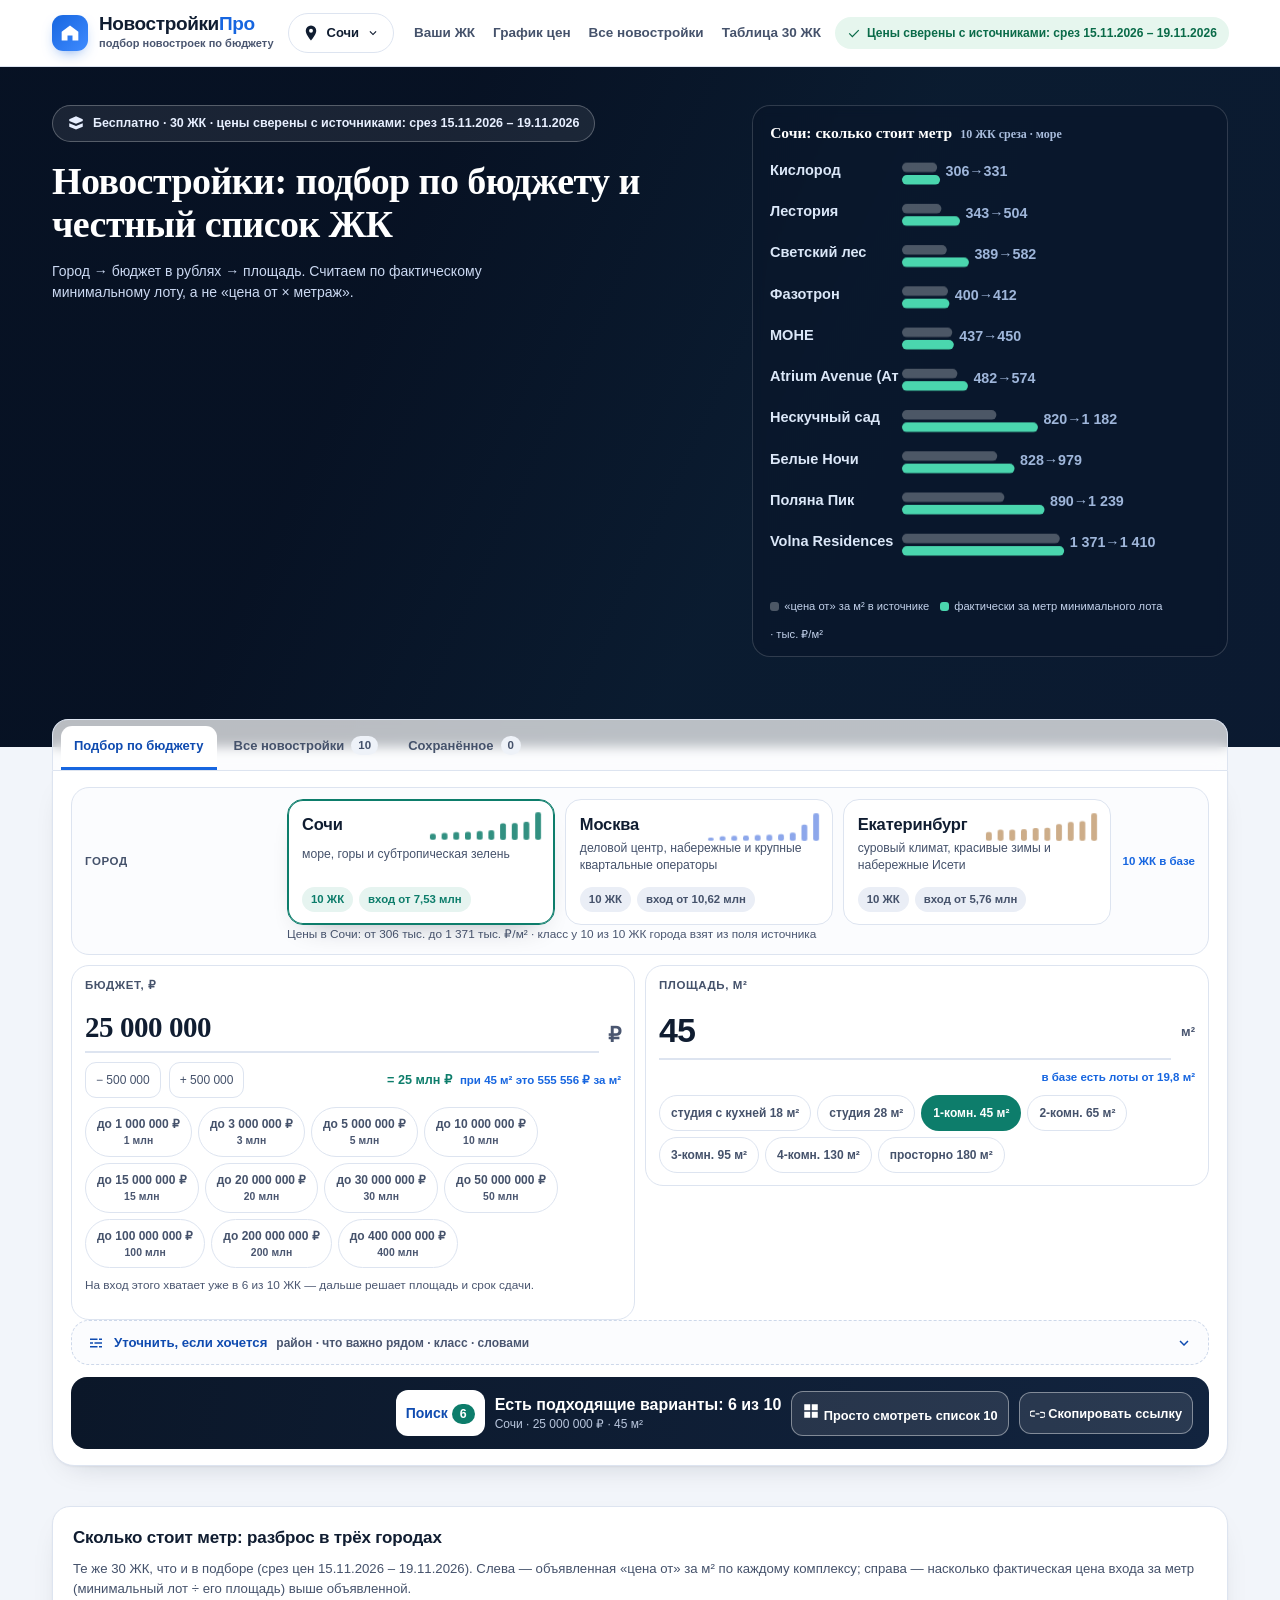
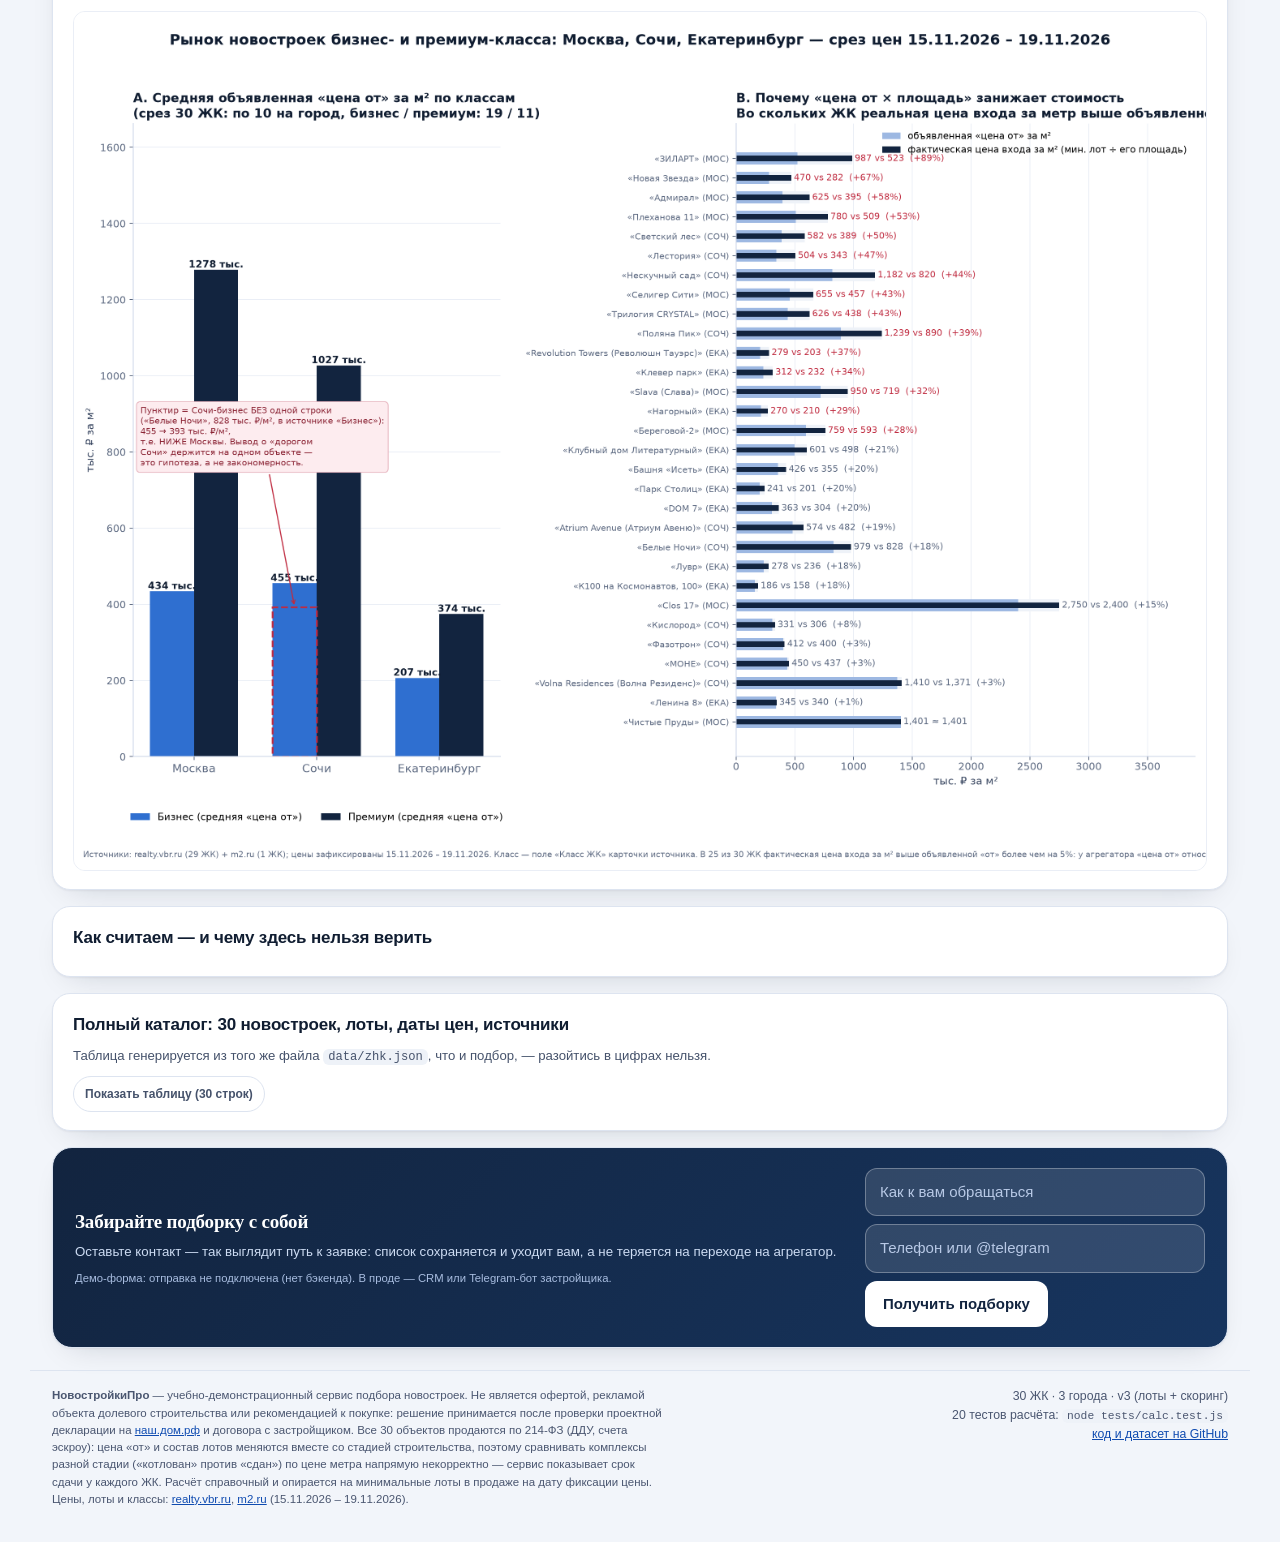
<file: index.html>
<!DOCTYPE html>
<html lang="ru">
<head>
  <meta charset="utf-8" />
  <meta name="viewport" content="width=device-width, initial-scale=1" />
  <title>НовостройкиПро — подбор новостроек под бюджет: Сочи, Москва, Екатеринбург</title>
  <meta name="description" content="Укажите город, бюджет и площадь — сервис покажет 3 ЖК с реальными лотами: цена входа, остаток бюджета, ипотечный платёж и причина отказа. 30 новостроек, цены и лоты сверены с realty.vbr.ru и m2.ru (срез 15.11.2026 – 19.11.2026)." />
  <meta name="theme-color" content="#0d1c3a" />
  <meta property="og:type" content="website" />
  <meta property="og:site_name" content="НовостройкиПро" />
  <meta property="og:title" content="НовостройкиПро — какие новостройки вам по бюджету" />
  <meta property="og:description" content="Подбор по реальным лотам: цена входа, остаток бюджета, ипотечный платёж. 30 ЖК в Сочи, Москве и Екатеринбурге." />
  <meta property="og:image" content="https://zerosniper.github.io/realty-matcher-ai/images/sochi-polyana-pik.jpg" />
  <meta property="og:image:alt" content="ЖК «Поляна Пик», Сочи — фото фасада из карточки источника" />
  <meta property="og:site_name" content="НовостройкиПро" />
  <meta property="og:url" content="https://zerosniper.github.io/realty-matcher-ai/" />
  <meta name="twitter:card" content="summary_large_image" />
  <link rel="canonical" href="https://zerosniper.github.io/realty-matcher-ai/" />
  <link rel="icon" href="data:image/svg+xml,%3Csvg xmlns='http://www.w3.org/2000/svg' viewBox='0 0 32 32'%3E%3Crect width='32' height='32' rx='8' fill='%231766e0'/%3E%3Cpath d='M8 22V12l8-5 8 5v10h-6v-6h-4v6z' fill='white'/%3E%3C/svg%3E" />

<style>
:root {
  --ink:#0b1729; --ink-2:#12243f; --surface:#f2f5fa; --card:#fff;
  --line:#dde4f0; --line-2:#eaeef6;
  --text:#101d31; --text-secondary:#45526b; --text-muted:#4a5670;
  --brand-blue:#1766e0; --brand-blue-dark:#0f4bb0;
  --brass:#a97f35; --brass-soft:#f6efe2; --graphite:#1b2534;
  --ok:#0f8a5f; --ok-soft:#e6f6ee; --warn:#b25a00; --warn-soft:#fdf1e2;
  --bad:#c02b40; --bad-soft:#fdecef;
  --radius:18px; --shadow:0 1px 2px rgba(11,23,41,.05),0 12px 32px -18px rgba(11,23,41,.22);
  --font-ui:-apple-system,BlinkMacSystemFont,"Segoe UI",Roboto,"Helvetica Neue",Arial,sans-serif;
  --font-display:"Playfair Display",Georgia,"Times New Roman",serif;
  --maxw:1220px;
}
*{box-sizing:border-box}
html{scroll-behavior:smooth}
body{margin:0;font-family:var(--font-ui);background:var(--surface);color:var(--text);font-size:15px;line-height:1.5;-webkit-font-smoothing:antialiased}
button,input,select{font:inherit;color:inherit}
a{color:inherit}
img{display:block;max-width:100%}
.ic{width:18px;height:18px;flex:none;fill:currentColor}
.ic--in{width:16px;height:16px}
.skip{position:fixed;top:-64px;left:12px;background:#fff;color:var(--brand-blue);padding:10px 16px;border-radius:10px;z-index:99;font-weight:700}
.skip:focus{top:12px}
:focus-visible{outline:3px solid #7fb0ff;outline-offset:2px;border-radius:8px}
.sr{position:absolute;width:1px;height:1px;overflow:hidden;clip:rect(0 0 0 0);white-space:nowrap}
code{background:#eef2f8;padding:1px 5px;border-radius:6px;font-size:.92em}

/* ---------- шапка ---------- */
.topbar{position:sticky;top:0;z-index:30;background:rgba(255,255,255,.95);backdrop-filter:blur(12px);border-bottom:1px solid var(--line)}
.topbar-inner{max-width:var(--maxw);margin:0 auto;padding:0 22px;min-height:66px;display:flex;align-items:center;gap:14px}
.brand{display:flex;align-items:center;gap:11px;text-decoration:none;flex:none}
.brand-mark{width:36px;height:36px;border-radius:11px;background:linear-gradient(135deg,var(--brand-blue),#3f8bff);display:grid;place-items:center;color:#fff;box-shadow:0 6px 16px -8px rgba(23,102,224,.9)}
.brand-mark .ic{width:20px;height:20px}
.brand-name{display:block;font-size:19px;font-weight:800;letter-spacing:-.02em;line-height:1.1}
.brand-name span{color:var(--brand-blue)}
.brand-tag{display:block;font-size:11px;color:var(--text-muted);font-weight:600}
.nav{display:flex;align-items:center;gap:18px;margin-left:6px}
.nav a{font-size:13.5px;font-weight:600;color:var(--text-secondary);text-decoration:none;white-space:nowrap}
.nav a:hover{color:var(--brand-blue)}
.topbar-right{margin-left:auto;display:flex;align-items:center;gap:10px}
.stamp{display:inline-flex;align-items:center;gap:6px;padding:7px 12px;border-radius:999px;background:var(--ok-soft);color:#0a6b49;font-size:12px;font-weight:700;white-space:nowrap}
.citydd{position:relative}
.citydd-btn{display:inline-flex;align-items:center;gap:7px;padding:9px 13px;border-radius:999px;border:1px solid var(--line);background:#fff;font-weight:700;font-size:13px;cursor:pointer;min-height:40px}
.citydd-btn:hover{border-color:#c4d4ee}
.citydd-menu{position:absolute;right:0;top:calc(100% + 8px);min-width:220px;background:#fff;border:1px solid var(--line);border-radius:14px;box-shadow:var(--shadow);padding:6px;display:none;z-index:40}
.citydd[data-open="true"] .citydd-menu{display:block}
.citydd-menu button{display:flex;width:100%;align-items:center;justify-content:space-between;gap:10px;padding:10px 12px;border:0;background:none;border-radius:10px;cursor:pointer;font-weight:600;font-size:13.5px;min-height:44px;text-align:left}
.citydd-menu button:hover{background:#f2f6fd}
.citydd-menu button[aria-current="true"]{background:#eaf2ff;color:var(--brand-blue-dark);font-weight:800}
.citydd-menu small{color:var(--text-muted);font-weight:600}
.burger{display:none;width:44px;height:44px;border-radius:12px;border:1px solid var(--line);background:#fff;cursor:pointer;place-items:center}

/* ---------- герой ---------- */
.hero{position:relative;overflow:hidden;background:var(--ink);color:#fff;isolation:isolate;transition:background .6s ease}
:root{--city-accent:#1766e0;--city-soft:#eef3fb}
.hero-bg{position:absolute;inset:0;overflow:hidden;z-index:-2;background:var(--ink)}
.hero-photo{position:absolute;inset:-4%;background-size:cover;background-position:center 58%;opacity:0;filter:saturate(.92);
  transition:opacity 1.1s ease}
.hero-photo.on{opacity:.30;animation:kenburns 30s ease-out both}
@keyframes kenburns{from{transform:scale(1.03)}to{transform:scale(1.11) translate3d(0,-1.4%,0)}}
.hero-veil{position:absolute;inset:0;background:linear-gradient(115deg,rgba(11,23,41,.94) 0%,rgba(11,23,41,.72) 46%,rgba(11,23,41,.5) 100%)}
.hero-veil::after{content:"";position:absolute;inset:0;background:var(--city-accent);opacity:.16;mix-blend-mode:screen;transition:background .7s ease}
.hero::after{content:"";position:absolute;inset:0;z-index:-1;background:linear-gradient(115deg,rgba(7,17,35,.97) 30%,rgba(9,22,45,.72) 60%,rgba(11,25,48,.95))}
.hero-inner{max-width:var(--maxw);margin:0 auto;padding:38px 22px 46px;display:grid;grid-template-columns:minmax(0,1.4fr) minmax(0,1fr);gap:34px;align-items:start}
.hero-eyebrow{display:inline-flex;align-items:center;gap:8px;padding:8px 14px;border-radius:999px;border:1px solid rgba(255,255,255,.26);background:rgba(255,255,255,.08);font-size:12.5px;font-weight:700;color:#e7efff}
.hero h1{margin:18px 0 0;font-family:var(--font-display);font-size:clamp(29px,3.4vw,45px);line-height:1.14;letter-spacing:-.015em;font-weight:700}
.hero-sub{margin:15px 0 0;font-size:16.2px;color:#cbd9f2;max-width:64ch}
.hero-sub b{color:#fff}
.hero-fine{margin:14px 0 0;font-size:12.5px;color:#a9bddd;display:grid;gap:6px}
.hero-fine span{display:inline-flex;align-items:center;gap:7px}
.steps{background:rgba(9,20,40,.6);border:1px solid rgba(255,255,255,.16);border-radius:var(--radius);padding:20px 22px;backdrop-filter:blur(6px)}
.steps-title{margin:0 0 12px;font-size:12px;font-weight:800;letter-spacing:.09em;text-transform:uppercase;color:#9db8e2}
.step-row{display:flex;gap:12px;padding:10px 0;border-top:1px solid rgba(255,255,255,.1)}
.step-row:first-of-type{border-top:0}
.step-num{width:25px;height:25px;border-radius:9px;background:var(--brand-blue);display:grid;place-items:center;font-size:12.5px;font-weight:800;flex:none;margin-top:1px}
.step-row p{margin:0;font-size:13.8px;color:#e2ebf9}
.step-row p b{color:#fff}

/* ---------- панель подбора ---------- */
/* ---- панель: вкладки + форма (верх средней части) ---- */
.panel{max-width:var(--maxw);margin:-28px auto 0;padding:0 22px 8px;position:relative;z-index:5}
.tabs{display:flex;gap:4px;flex-wrap:wrap;background:rgba(255,255,255,.72);backdrop-filter:blur(6px);
  border:1px solid var(--line);border-bottom:none;border-radius:16px 16px 0 0;padding:6px 8px 0}
.tab{appearance:none;border:0;background:transparent;cursor:pointer;font:inherit;font-size:13px;font-weight:700;
  color:var(--text-secondary);padding:9px 13px 11px;border-radius:11px 11px 0 0;border-bottom:3px solid transparent;
  display:inline-flex;align-items:center;gap:7px;min-height:44px}
.tab b{font-size:11.5px;font-weight:800;background:#eef2f8;color:var(--text-secondary);border-radius:999px;padding:1px 7px;font-variant-numeric:tabular-nums}
.tab:hover{color:var(--brand-blue-dark);background:#f4f7fd}
.tab.is-on{color:var(--brand-blue-dark);background:var(--card);border-bottom-color:var(--brand-blue)}
.tab.is-on b{background:var(--brand-blue);color:#fff}
.finder{background:var(--card);border:1px solid var(--line);border-radius:0 0 22px 22px;box-shadow:var(--shadow);padding:16px 18px 16px}
.pane[hidden]{display:none}
.chips.citypick{display:flex;gap:6px;flex-wrap:wrap}
.chips.citypick .chip{min-height:40px}
.market.pane{padding-top:2px}
.block-saved{background:var(--card);border:1px solid var(--line);border-radius:16px;padding:6px 14px 12px;margin-top:10px}
.block-saved .classbar{border-top:none;margin-top:0;padding-top:6px}
.finder-head{display:flex;align-items:baseline;justify-content:space-between;gap:16px;flex-wrap:wrap;margin-bottom:14px}
.finder-head h2{margin:0;font-size:18px;font-weight:800;display:flex;align-items:center;gap:8px}
.finder-head p{margin:0;font-size:12.8px;color:var(--text-muted)}
.fields{display:grid;grid-template-columns:1.02fr 1fr 1fr 224px;gap:14px;align-items:stretch}
/* --- шаги подбора: вертикальный сценарий, город задаёт настроение --- */
.find-form{display:grid;gap:10px}
.row{display:grid;gap:10px;align-items:start;border:1px solid var(--line);border-radius:var(--radius);background:#fbfcfe;padding:11px 13px 12px}
.row-duo{grid-template-columns:minmax(0,1fr) minmax(0,1fr);border:none;padding:0;background:none}
.row-lab{font-size:11.5px;font-weight:800;text-transform:uppercase;letter-spacing:.05em;color:var(--text-secondary);padding-top:9px;white-space:nowrap}
.row-city{grid-template-columns:minmax(150px,190px) minmax(0,1fr) auto;column-gap:12px;row-gap:1px;align-items:center;padding-bottom:10px}
.row-city>.row-lab{grid-column:1;grid-row:1;padding-top:0}
.row-city>.city-cards{grid-column:2;grid-row:1}
.row-city>.field-hint{grid-column:3;grid-row:1;justify-self:end}
.row-city>.field-note{grid-column:2/-1;grid-row:2;margin:0}
.cell{display:grid;gap:9px;min-width:0;border:1px solid var(--line);border-radius:var(--radius);background:#fff;padding:11px 13px 12px}
.cell-lab{font-size:11.5px;font-weight:800;text-transform:uppercase;letter-spacing:.05em;color:var(--text-secondary)}
.city-cards{display:grid;grid-template-columns:repeat(3,minmax(0,1fr));gap:10px}
.city-card{position:relative;overflow:hidden;display:grid;gap:2px;text-align:left;border:1px solid var(--line);border-radius:16px;
  background:#fff;padding:12px 14px;cursor:pointer;min-height:126px;color:var(--text);font-family:inherit;
  transition:transform .38s cubic-bezier(.2,.7,.2,1),box-shadow .38s,border-color .38s}
.city-card:hover{transform:translateY(-2px);box-shadow:0 12px 28px -16px rgba(11,23,41,.38)}
.city-card:focus-visible{outline:2px solid var(--city-accent);outline-offset:2px}
.city-photo{position:absolute;inset:0;width:100%;height:100%;object-fit:cover;opacity:.14;filter:saturate(1.05);
  transition:opacity .5s ease,transform .8s cubic-bezier(.2,.7,.2,1)}
.city-name,.city-mood,.city-meta{position:relative}
.city-name{font-size:16.5px;font-weight:800;letter-spacing:-.01em}
.city-mood{font-size:12.2px;line-height:1.4;color:var(--text-secondary)}
.city-meta{display:flex;gap:6px;flex-wrap:wrap;margin-top:auto;padding-top:8px}
.city-meta i{font-style:normal;font-size:11.4px;font-weight:700;border-radius:999px;padding:4px 9px;
  background:var(--line-2);color:var(--text-secondary);transition:background .4s,color .4s}
.city-card[aria-selected="true"]{border-color:var(--cc);box-shadow:inset 0 0 0 1px var(--cc),0 14px 30px -20px rgba(11,23,41,.45)}
.city-card[aria-selected="true"] .city-photo{opacity:.36;transform:scale(1.07)}
.city-card[aria-selected="true"] .city-meta i{background:var(--cc-soft);color:var(--cc)}
/* карточка настроения города */
.mood{margin:2px 0 0;border-left:3px solid var(--city-accent);background:var(--city-soft);border-radius:0 14px 14px 0;padding:12px 14px 13px}
.mood.in{animation:moodIn .6s cubic-bezier(.2,.7,.2,1) both}
@keyframes moodIn{from{opacity:0;transform:translateY(10px)}to{opacity:1;transform:none}}
.mood-lead{margin:0;font-size:13.4px;line-height:1.52;color:var(--text)}
.mood-hint{margin:7px 0 0;font-size:12.6px;line-height:1.45;color:var(--text-secondary)}
.mood-facts{display:flex;flex-wrap:wrap;gap:8px;margin-top:11px}
.fact{display:grid;gap:2px;background:#fff;border:1px solid var(--line);border-radius:12px;padding:7px 11px;min-width:140px}
.fact i{font-style:normal;font-size:10.4px;font-weight:800;letter-spacing:.05em;text-transform:uppercase;color:var(--text-muted)}
.fact b{font-size:13px;font-variant-numeric:tabular-nums}
.mood-deals{display:flex;flex-wrap:wrap;gap:8px;align-items:center;margin-top:11px}
.mood-deals>b{font-size:12.4px;color:var(--text-secondary)}
.chip.deal{background:var(--city-accent);border-color:transparent;color:#fff;font-weight:700}
.chip.deal:hover{filter:brightness(1.07)}
/* поля ввода вместо ползунков */
.amount.big{display:flex;align-items:center;gap:10px;flex-wrap:wrap}
.amount.big input{flex:1 1 110px;min-width:90px;border:0;border-bottom:2px solid var(--line);background:none;padding:2px 0;
  font-size:34px;font-weight:800;letter-spacing:-.03em;font-variant-numeric:tabular-nums;color:var(--text);
  transition:border-color .3s}
.amount.big input:focus{outline:none;border-bottom-color:var(--city-accent)}
.amount.big .unit{font-size:13px;font-weight:700;color:var(--text-muted)}
.nudge{width:36px;height:36px;flex:none;border-radius:11px;border:1px solid var(--line);background:#fff;color:var(--text-secondary);
  font-size:19px;line-height:1;cursor:pointer;transition:border-color .25s,color .25s,transform .25s}
.nudge:hover{border-color:var(--city-accent);color:var(--city-accent);transform:translateY(-1px)}
.presets .chip{min-width:78px;justify-content:center;text-align:center}
.presets .chip[aria-pressed="true"]{background:var(--city-accent);border-color:transparent;color:#fff;font-weight:700}
/* полоса результата под полями */
.cta-bar{display:flex;align-items:center;gap:10px;flex-wrap:wrap;margin-top:12px;padding:13px 16px;border-radius:16px;
  background:linear-gradient(100deg,var(--ink),var(--ink-2));color:#fff}
.cta-bar .cta-count{display:inline-flex;flex-direction:column;gap:2px;line-height:1.25;text-align:left}
.cta-bar .big{font-size:16px;font-weight:800}
.cta-bar .small{font-size:12px;color:#b9c6dd}
.cta-bar .btn-go{margin-left:auto}
/* анимация переключения города */
.panel.city-switch .cell,.panel.city-switch .row-city{animation:stepIn .5s cubic-bezier(.2,.7,.2,1) both}
.panel.city-switch .cell-area{animation-delay:.07s}
@keyframes stepIn{from{opacity:.35;transform:translateY(6px) scale(.995)}to{opacity:1;transform:none}}
.field{border:1px solid var(--line);border-radius:var(--radius);padding:13px 14px 14px;background:#fbfcfe;display:flex;flex-direction:column;gap:10px;min-height:196px}
.field-top{display:flex;align-items:center;justify-content:space-between;gap:6px;white-space:nowrap}
.step-tag{font-size:11.5px;font-weight:800;text-transform:uppercase;letter-spacing:.05em;color:var(--text-secondary);display:inline-flex;align-items:center}
.step-tag i{display:inline-grid;place-items:center;width:17px;height:17px;border-radius:6px;margin-right:6px;background:var(--brand-blue);color:#fff;font-style:normal;font-size:10.5px}
.field-hint{font-size:11.5px;font-weight:700;color:var(--brand-blue);text-align:right}
.field-note{margin-top:auto;font-size:11.8px;color:var(--text-muted)}
.seg{display:flex;gap:6px;background:#eef2f8;padding:4px;border-radius:12px}
.seg button{flex:1;border:0;background:none;border-radius:9px;padding:8px 6px;font-size:13px;font-weight:600;cursor:pointer;min-height:40px;color:var(--text-secondary)}
.seg button[aria-selected="true"]{background:#fff;color:var(--brand-blue-dark);font-weight:800;box-shadow:0 1px 4px rgba(16,29,49,.13)}
.amount{display:flex;align-items:baseline;gap:8px}
.amount input{width:100%;border:0;background:none;padding:0;font-size:26px;font-weight:800;letter-spacing:-.02em;font-variant-numeric:tabular-nums;min-width:0}
.amount span{font-size:12.5px;color:var(--text-muted);font-weight:700;flex:none}
input[type=range]{width:100%;accent-color:var(--brand-blue);height:28px;margin:0;cursor:pointer;padding:0}
.chips{display:flex;flex-wrap:wrap;gap:6px}
.chip{border:1px solid var(--line);background:#fff;border-radius:999px;padding:7px 11px;font-size:12px;font-weight:600;cursor:pointer;min-height:36px;color:var(--text-secondary)}
.chip[aria-pressed="true"]{border-color:var(--brand-blue);color:var(--brand-blue-dark);background:#eef5ff;font-weight:800}
.field-cta{background:linear-gradient(170deg,var(--brand-blue),#1049b4);color:#fff;border:0;border-radius:var(--radius);padding:18px 16px;display:flex;flex-direction:column;gap:10px;justify-content:center;align-items:stretch;min-height:196px;text-align:center}
.field-cta .big{font-size:19px;font-weight:800;letter-spacing:-.01em}
.field-cta .small{font-size:12.5px;opacity:.9}
.btn-go{border:0;border-radius:12px;background:#fff;color:var(--brand-blue-dark);font-weight:800;padding:12px 10px;cursor:pointer;min-height:46px;font-size:14px}
.btn-ghost-light{border:1px solid rgba(255,255,255,.42);background:rgba(255,255,255,.1);color:#fff;border-radius:12px;padding:10px;cursor:pointer;font-weight:700;min-height:42px;font-size:12.8px}
.nl{margin-top:14px;display:flex;gap:10px;align-items:center;flex-wrap:wrap;border-top:1px dashed var(--line);padding-top:14px}
.nl label{font-size:12.5px;font-weight:800;color:var(--text-secondary);display:inline-flex;align-items:center;gap:6px}
.nl input[type=search]{flex:1 1 300px;min-width:200px;border:1px solid var(--line);border-radius:999px;padding:11px 16px;background:#fbfcfe;min-height:44px;font-size:14px}
.nl .btn-query{border:0;background:var(--ink-2);color:#fff;border-radius:999px;padding:0 20px;font-weight:700;cursor:pointer;min-height:44px}
.intent{display:flex;gap:6px;flex-wrap:wrap;align-items:center;width:100%}
.intent b{font-size:12px;color:var(--text-muted);font-weight:700}
.intent .chip{cursor:default;background:#eef5ff;border-color:#cfe0fb;color:var(--brand-blue-dark)}
.classbar{margin-top:12px;display:flex;gap:8px;align-items:center;flex-wrap:wrap;border-top:1px dashed var(--line);padding-top:12px}
.classbar>b{font-size:12.5px;color:var(--text-muted)}
.classbar .grow{margin-left:auto}
.v-pill.lift{cursor:pointer;font-family:inherit;text-align:left;border:1px dashed var(--city-accent);
  background:var(--city-soft);transition:background .25s,transform .25s}
.v-pill.lift:hover{transform:translateY(-1px);background:#fff}
.compare-out{margin-top:10px;width:100%;font-family:ui-monospace,SFMono-Regular,Menlo,Consolas,monospace;font-size:12.4px;white-space:pre-wrap;background:#fbfcfe;border:1px solid var(--line);border-radius:12px;padding:12px 14px}
.scenes{margin-top:12px;display:flex;gap:8px;align-items:center;flex-wrap:wrap}
.scenes>b{font-size:12.5px;color:var(--text-muted)}

/* ---------- результаты ---------- */
.results{max-width:var(--maxw);margin:0 auto;padding:26px 22px 10px;scroll-margin-top:84px}
.verdict{background:var(--card);border:1px solid var(--line);border-left:4px solid var(--brand-blue);border-radius:var(--radius);padding:18px 20px;box-shadow:var(--shadow);display:grid;grid-template-columns:minmax(0,1fr) minmax(0,330px);gap:22px;align-items:center}
.verdict h2{margin:0 0 6px;font-size:19px;font-weight:800;letter-spacing:-.01em}
.verdict p{margin:0;font-size:13.6px;color:var(--text-secondary);max-width:66ch}
.v-pills{display:flex;gap:8px;flex-wrap:wrap;margin-top:12px}
.v-pill{border:1px solid var(--line);background:#fbfcfe;border-radius:12px;padding:8px 12px}
.v-pill span{display:block;font-size:10.8px;color:var(--text-muted);font-weight:700;text-transform:uppercase;letter-spacing:.04em}
.v-pill b{font-size:15px;font-variant-numeric:tabular-nums}
.thermo{border:1px solid var(--line);border-radius:14px;padding:13px 15px 11px;background:#fbfcfe}
.thermo-top{display:flex;justify-content:space-between;align-items:baseline;gap:10px;font-size:11.5px;color:var(--text-muted);font-weight:700}
.thermo-top b{font-size:21px;color:var(--text);font-variant-numeric:tabular-nums}
.thermo-track{position:relative;height:12px;border-radius:999px;background:#e6ebf4;margin:9px 0 6px;overflow:hidden}
.thermo-fill{position:absolute;inset:0 auto 0 0;border-radius:999px;background:linear-gradient(90deg,#12805a,#25a878);transition:width .25s ease}
.thermo-fill.warn{background:linear-gradient(90deg,#b25a00,#e08a25)}
.thermo-fill.bad{background:linear-gradient(90deg,#a2243a,#d3455f)}
.thermo-ticks i{position:absolute;top:0;bottom:0;width:1px;background:rgba(16,29,49,.18)}
.thermo-legend{display:flex;justify-content:space-between;gap:8px;font-size:11px;color:var(--text-muted);font-variant-numeric:tabular-nums}

.cards-head{display:flex;align-items:baseline;justify-content:space-between;gap:14px;flex-wrap:wrap;margin:22px 0 0}
.cards-head h2{margin:0;font-size:17px;letter-spacing:-.01em}
.cards-head p{margin:0;font-size:12.4px;color:var(--text-muted)}
.cards{display:grid;grid-template-columns:repeat(auto-fit,minmax(316px,1fr));gap:16px;margin-top:14px}
.card{background:var(--card);border:1px solid var(--line);border-radius:var(--radius);box-shadow:var(--shadow);overflow:hidden;display:flex;flex-direction:column}
.card--best{border:1px solid #b9d3ff;box-shadow:0 0 0 3px rgba(23,102,224,.1),var(--shadow)}
.card--premium{border-color:#e3d9c4}
.card--premium .card-name{font-family:var(--font-display);letter-spacing:-.01em}
.card--premium .price-line b{color:var(--brass)}
.card--premium .badge--brass{background:var(--brass-soft);color:#6d4a12}
.card--excluded{background:#fbfcfe;box-shadow:none}
.card--excluded .card-photo{filter:grayscale(.55) opacity(.75)}
.no-photo .card-photo{display:none}
.no-photo .card-media{height:126px;background:linear-gradient(135deg,#243856,#0f2340)}
.card-media{position:relative}
.card-photo{width:100%;aspect-ratio:8/5;object-fit:cover;background:#e6ebf4}
.card-ribbon{position:absolute;top:0;left:0;right:0;display:flex;justify-content:space-between;align-items:flex-start;gap:8px;padding:10px;background:linear-gradient(180deg,rgba(6,15,32,.66),rgba(6,15,32,0))}
.badge{display:inline-flex;align-items:center;gap:5px;padding:6px 10px;border-radius:999px;font-size:11px;font-weight:800;text-transform:uppercase;letter-spacing:.04em;background:rgba(255,255,255,.96);color:var(--graphite)}
.badge--ok{color:#0a6b49}.badge--warn{color:var(--warn)}.badge--bad{color:var(--bad)}
.card-loc{position:absolute;left:0;right:0;bottom:0;padding:26px 12px 10px;color:#fff;font-size:12.5px;font-weight:700;text-shadow:0 1px 6px rgba(0,0,0,.7);display:flex;align-items:center;gap:6px}
.card-body{padding:15px 16px 16px;display:flex;flex-direction:column;gap:11px;flex:1}
.card-name{margin:0;font-size:18.5px;font-weight:800;letter-spacing:-.015em;line-height:1.25}
.card-dev{margin:-6px 0 0;font-size:12.5px;color:var(--text-muted)}
.price-box{border:1px solid var(--line);border-radius:14px;padding:12px 13px;background:#fbfcfe}
.price-line{display:flex;align-items:baseline;gap:8px;flex-wrap:wrap}
.price-line b{font-size:25px;letter-spacing:-.03em;font-variant-numeric:tabular-nums}
.price-line em{font-style:normal;font-size:12.5px;color:var(--text-muted);font-weight:700}
.price-range{font-size:12.4px;color:var(--text-secondary);margin-top:5px}
.price-range b{color:var(--text)}
.meter{height:8px;border-radius:999px;background:#e6ebf4;margin-top:9px;overflow:hidden}
.meter i{display:block;height:100%;border-radius:999px;background:linear-gradient(90deg,#12805a,#25a878)}
.meter i.warn{background:linear-gradient(90deg,#b25a00,#e08a25)}
.meter i.bad{background:linear-gradient(90deg,#a2243a,#d3455f)}
.price-how{margin-top:8px;font-size:11.8px;color:var(--text-muted)}
.price-how summary{cursor:pointer;font-weight:700;color:var(--brand-blue-dark);display:inline-flex;gap:5px;align-items:center;list-style:none;min-height:24px}
.price-how summary::-webkit-details-marker{display:none}
.price-how p{margin:6px 0 0}
.price-how b{color:var(--text)}
.verdict-line{display:flex;gap:8px;align-items:flex-start;border-radius:12px;padding:10px 12px;font-size:12.9px;font-weight:600}
.verdict-line .ic{margin-top:2px}
.verdict-line.ok{background:var(--ok-soft);color:#0a6b49}
.verdict-line.warn{background:var(--warn-soft);color:#8c4700}
.verdict-line.bad{background:var(--bad-soft);color:#96202f}
.verdict-line.na{background:#eef1f6;color:var(--text-secondary)}
.verdict-line b{font-weight:800}
.mortgage{border:1px dashed #cfdcf1;border-radius:12px;padding:10px 12px;background:#f7faff;font-size:12.6px}
.mortgage b{font-size:15.5px;font-variant-numeric:tabular-nums}
.mortgage .fine{color:var(--text-muted);font-size:11.4px;margin-top:4px}
.specs{display:grid;grid-template-columns:124px minmax(0,1fr);gap:6px 10px;font-size:12.7px;margin:0}
.specs dt{color:var(--text-muted);font-weight:600}
.specs dd{margin:0;color:var(--text);font-weight:600;text-align:left;overflow-wrap:anywhere}
.score{display:flex;align-items:center;gap:8px;font-size:11.8px;color:var(--text-muted)}
.score b{color:var(--brand-blue-dark);font-size:12.6px;font-variant-numeric:tabular-nums;white-space:nowrap}
.score-bar{height:6px;width:56px;flex:none;border-radius:999px;background:#e6ebf4;overflow:hidden}
.score-bar i{display:block;height:100%;background:linear-gradient(90deg,var(--brand-blue),#4c93ff);border-radius:999px}
.card-actions{display:flex;gap:8px;margin-top:auto;padding-top:3px}
.card-actions a,.card-actions button{flex:1;display:inline-flex;align-items:center;justify-content:center;gap:6px;text-decoration:none;border-radius:11px;padding:11px 8px;font-size:12.8px;font-weight:700;cursor:pointer;min-height:44px}
.btn-src{border:1px solid var(--line);background:#fff;color:var(--brand-blue-dark)}
.btn-src:hover{background:#f3f8ff;border-color:#c4d9fa}
.btn-lead{border:1px solid var(--line);background:#fff;color:var(--text)}
.btn-lead:hover{background:#f7f9fd}
.excluded{margin-top:16px}
.excluded summary{cursor:pointer;font-size:13.8px;font-weight:800;color:var(--text-secondary);padding:13px 16px;background:var(--card);border:1px solid var(--line);border-radius:var(--radius);list-style:none;display:flex;gap:8px;align-items:center;min-height:48px}
.excluded summary::-webkit-details-marker{display:none}
.excluded summary .ic{transition:transform .2s}
.excluded[open] summary{border-radius:var(--radius) var(--radius) 0 0;border-bottom:0}
.excluded[open] summary .ic{transform:rotate(180deg)}
.excluded .cards{padding:16px;background:#f7f9fd;border:1px solid var(--line);border-top:0;border-radius:0 0 var(--radius) var(--radius)}

/* ---------- аналитика ---------- */
.sheet{max-width:var(--maxw);margin:16px auto 0;padding:0 22px;display:grid;grid-template-columns:repeat(3,minmax(0,1fr));gap:14px}
.sheet .box{background:var(--card);border:1px solid var(--line);border-radius:var(--radius);padding:16px 17px;box-shadow:var(--shadow)}
.box .tag{font-size:11px;font-weight:800;letter-spacing:.07em;text-transform:uppercase;color:var(--brand-blue)}
.box h3{margin:8px 0 6px;font-size:15.5px;letter-spacing:-.01em}
.box p{margin:0;font-size:13.1px;color:var(--text-secondary)}
.box .nums{display:flex;gap:16px;margin-top:12px;flex-wrap:wrap}
.box .nums span{display:block;font-size:10.8px;color:var(--text-muted);font-weight:700;text-transform:uppercase;letter-spacing:.04em}
.box .nums b{font-size:16px;font-variant-numeric:tabular-nums}
.block{max-width:var(--maxw);margin:16px auto 0;padding:0 22px}
.block .inner{background:var(--card);border:1px solid var(--line);border-radius:var(--radius);padding:18px 20px;box-shadow:var(--shadow)}
.block h3{margin:0 0 8px;font-size:17px;letter-spacing:-.01em}
.block .lede{margin:0 0 12px;font-size:13.2px;color:var(--text-secondary)}
.block img{width:100%;border-radius:12px;border:1px solid var(--line-2)}
.method ul{margin:6px 0 0;padding-left:20px;font-size:13.3px;color:var(--text-secondary)}
.method li{margin-bottom:7px}
.method b,.method code{color:var(--text)}
.tbl-wrap{overflow-x:auto;margin-top:12px}
.only-mobile{display:none;font-weight:600;color:var(--text-muted)}
table{border-collapse:collapse;width:100%;font-size:12.5px}
caption{text-align:left;font-size:12.3px;color:var(--text-muted);padding-bottom:8px}
th,td{border-bottom:1px solid var(--line-2);padding:9px 10px;text-align:left;vertical-align:top}
th{background:#f6f8fc;font-size:11px;text-transform:uppercase;letter-spacing:.04em;color:var(--text-secondary);white-space:nowrap;position:sticky;top:0}
td.num{font-variant-numeric:tabular-nums;white-space:nowrap}
tr[data-fits="1"] td:first-child{box-shadow:inset 3px 0 0 var(--ok)}
tr[data-fits="2"] td:first-child{box-shadow:inset 3px 0 0 var(--warn)}
tr[data-fits="0"] td:first-child{box-shadow:inset 3px 0 0 var(--bad)}
.src-link{font-size:12px;font-weight:700;color:var(--brand-blue-dark);text-decoration:none;white-space:nowrap}
.src-link:hover{text-decoration:underline}

/* ---------- заявка + футер ---------- */
.lead .inner{background:linear-gradient(135deg,var(--ink-2),#17355f);color:#fff;border-radius:20px;padding:20px 22px;display:grid;grid-template-columns:minmax(0,1fr) minmax(0,340px);gap:20px;align-items:center}
.lead h3{margin:0 0 6px;font-size:19px;font-family:var(--font-display)}
.lead p{margin:0;font-size:13.3px;color:#cddcf3}
.lead form{display:flex;gap:8px;flex-wrap:wrap}
.lead input{flex:1 1 150px;border-radius:12px;border:1px solid rgba(255,255,255,.3);background:rgba(255,255,255,.12);padding:12px 14px;color:#fff;min-height:44px}
.lead input::placeholder{color:#b8c9e6}
.lead button{border:0;border-radius:12px;background:#fff;color:var(--ink-2);font-weight:800;padding:12px 18px;cursor:pointer;min-height:44px}
.lead .fine{font-size:11.3px;color:#a8bde0;margin-top:8px}
.foot{max-width:var(--maxw);margin:22px auto 34px;padding:16px 22px 0;border-top:1px solid var(--line);color:var(--text-muted);font-size:12.3px;display:flex;justify-content:space-between;gap:18px;flex-wrap:wrap}
.foot a{color:var(--brand-blue-dark)}
.legal{font-size:11.5px;max-width:96ch}

/* ---------- адаптива ---------- */
[hidden]{display:none!important}
/* ---------- бюджет полными рублями ---------- */
.amount.rub{display:flex;align-items:flex-end;gap:9px;padding:1px 0 0}
.amount.rub input{flex:1;min-width:0;border:0;border-bottom:2px solid var(--line);background:none;padding:2px 0;
  font-family:var(--font-display);font-size:29px;font-weight:700;letter-spacing:-.015em;color:var(--text);
  font-variant-numeric:tabular-nums;transition:border-color .3s ease}
.amount.rub input:focus{outline:none;border-bottom-color:var(--city-accent)}
.amount.rub .unit{font-family:var(--font-display);font-size:21px;font-weight:700;color:var(--text-muted);padding-bottom:2px}
.rub-row{display:flex;align-items:center;gap:8px;flex-wrap:wrap}
.rub-row .nudge{width:auto;padding:0 10px;font-size:12px;font-variant-numeric:tabular-nums}
.rub-echo{margin-left:auto;font-size:12.6px;font-weight:800;color:var(--city-accent);font-variant-numeric:tabular-nums;transition:color .45s ease}
.chips.presets .chip small{display:block;font-size:10.4px;font-weight:600;color:var(--text-muted);letter-spacing:.01em}
.chips.presets .chip[aria-pressed="true"] small{color:rgba(255,255,255,.82)}
/* ---------- расширенные настройки ---------- */
.adv{border:1px dashed #cdd8ea;border-radius:var(--radius);background:#fbfcfe}
.adv>summary{list-style:none;cursor:pointer;display:flex;align-items:center;gap:9px;padding:12px 15px;
  font-size:13.2px;font-weight:700;color:var(--brand-blue-dark)}
.adv>summary::-webkit-details-marker{display:none}
.adv>summary .chev{margin-left:auto;flex:none;transition:transform .25s ease}
.adv[open]>summary .chev{transform:rotate(180deg)}
.adv>summary small{font-weight:600;color:var(--text-muted);font-size:12px}
.adv-body{display:grid;gap:14px;padding:3px 15px 15px;border-top:1px solid #e6ecf6}
.adv-row{display:grid;gap:8px}
.adv-row>b{font-size:11.2px;letter-spacing:.07em;text-transform:uppercase;color:var(--text-secondary);font-weight:800}
.toggles .chip{display:inline-flex;align-items:center;gap:7px}
.toggles .chip i{width:14px;height:14px;border-radius:5px;border:1.6px solid #c3cfe3;flex:none;transition:.2s ease}
.toggles .chip[aria-pressed="true"]{background:var(--city-accent);border-color:transparent;color:#fff}
.toggles .chip[aria-pressed="true"] i{background:#fff;border-color:#fff;box-shadow:inset 0 0 0 2.4px var(--city-accent)}
.toggles .chip .n{font-variant-numeric:tabular-nums;opacity:.72;font-size:11.2px;margin-left:6px}
.adv .nl-in{display:grid;grid-template-columns:minmax(0,1fr) auto auto;gap:8px;align-items:center}
.adv .nl-in label{grid-column:1/-1}
.adv .nl-in input{min-width:0}
.adv .intent{grid-column:1/-1}
/* ---------- кнопка с числом подходящих ---------- */
.cta-bar .btn-go b{display:inline-flex;align-items:center;justify-content:center;min-width:23px;height:20px;padding:0 6px;
  border-radius:999px;background:var(--city-accent);color:#fff;font-size:12.4px;font-variant-numeric:tabular-nums;transition:background .4s ease}
.cta-bar.is-dirty .btn-go{animation:pulseGo 1.6s ease-in-out infinite}
@keyframes pulseGo{0%,100%{box-shadow:0 0 0 0 rgba(23,102,224,.4)}50%{box-shadow:0 0 0 8px rgba(23,102,224,0)}}
.cta-hint{margin:9px 2px 0;font-size:12.3px;color:#8a5a00;display:flex;align-items:center;gap:7px}
/* ---------- аналитическая графика вместо фото ---------- */
.card-art{position:relative;width:100%;height:152px;overflow:hidden;background:
  radial-gradient(130% 100% at 14% -10%,rgba(255,255,255,.16),transparent 62%),linear-gradient(150deg,#16294a,#0c1b33 64%,#102640)}
.card-art svg{position:absolute;inset:0;width:100%;height:100%}
.card--excluded .card-art{filter:saturate(.32) brightness(.95)}
.city-art{position:absolute;top:9px;right:10px;width:44%;height:34px;opacity:.5;transition:opacity .45s ease,transform .45s ease}
.city-art svg{width:100%;height:100%;display:block}
.city-card[aria-selected="true"] .city-art{opacity:.85;transform:translateY(-1px)}
@keyframes barUp{from{transform:scaleY(.05)}to{transform:scaleY(1)}}
@keyframes dashIn{from{stroke-dashoffset:var(--len,600)}to{stroke-dashoffset:0}}
@keyframes fadeUp{from{opacity:0;transform:translateY(7px)}to{opacity:1;transform:none}}
@keyframes barX{from{transform:scaleX(.02)}to{transform:scaleX(1)}}
.card-art text,.mk-art text{font-family:var(--font-ui);font-weight:700}
/* Колонка графики в товарной карточке: масштаб подписей считается в JS под её
   реальную ширину (artMini -> artBox), здесь только вес и трекинг. */
.mk-art text{letter-spacing:0}
.a-lbl{font-size:11px;fill:#dbe7f8}.a-val{font-size:10.4px;fill:#cddcf2}.a-note{font-size:9.4px;fill:#8ea7cd}
.card-art .a-cap,.mk-art .a-cap{font-size:8.5px;fill:#8ea7cd;letter-spacing:.07em}
.hero-art .h-name{font-size:10.6px;fill:#dbe7f8;font-weight:700}
.hero-art .h-num{font-size:10.4px;fill:#9fb6da;font-weight:700}
.a-bar{transform-box:fill-box;transform-origin:50% 100%;animation:barUp .85s cubic-bezier(.2,.8,.2,1) both}
.a-barx{transform-box:fill-box;transform-origin:0 50%;animation:barX .9s cubic-bezier(.2,.8,.2,1) both}
.city-art{color:var(--cc)}
.a-line{stroke-dasharray:var(--len,600);animation:dashIn 1.15s ease-out both}
.a-fade{animation:fadeUp .7s ease-out both}
/* ---------- герой: панель аналитики города ---------- */
.hero-side{display:grid;gap:14px;align-content:start}
.hero-art{border:1px solid rgba(255,255,255,.16);border-radius:var(--radius);background:rgba(9,20,40,.5);
  padding:15px 17px 13px;backdrop-filter:blur(6px)}
.hero-art h3{margin:0;font-family:var(--font-display);font-size:15.5px;display:flex;align-items:baseline;gap:8px;flex-wrap:wrap}
.hero-art h3 span{font-size:12px;font-weight:600;color:#a9bddd}
.hero-art svg{width:100%;height:auto;display:block;margin-top:9px}
.hero-art .ha-legend{display:flex;flex-wrap:wrap;gap:11px;margin-top:8px;font-size:11.2px;color:#c3d2ec}
.hero-art .ha-legend i{display:inline-block;width:9px;height:9px;border-radius:3px;margin-right:5px;vertical-align:-1px}
/* ---------- список «как в Авито» ---------- */
.market{max-width:var(--maxw);margin:0 auto;padding:0 22px 6px;scroll-margin-top:84px}
.market .market-head{margin-top:16px;padding:0}
.market-head{display:grid;gap:9px;margin:14px auto 14px;max-width:var(--maxw);padding:0 22px}
.mh-row{display:flex;gap:8px;flex-wrap:wrap;align-items:center;justify-content:space-between}
#market #listBack{border-style:dashed}
#market .mood{margin-top:12px;display:flex;flex-wrap:wrap;align-items:center;gap:8px 16px;padding:11px 13px;background:var(--surface-sunken);border:1px solid var(--line-soft);border-radius:10px}
#market .mood[hidden]{display:none}
#market .mood-lead{margin:0;flex:1 1 460px;min-width:0;font-size:13.5px;line-height:1.5;color:var(--text-secondary);max-width:78ch}
#market .mood-facts{display:flex;gap:6px;flex-wrap:wrap}
#market .mood .fact{display:inline-flex;align-items:center;gap:6px;padding:4px 10px;background:var(--surface-raised);border:1px solid var(--line);border-radius:999px}
#market .mood .fact i{font-style:normal;color:var(--text-muted);font-size:11.5px}
#market .mood .fact b{font-size:12.5px;font-weight:600;color:var(--text-primary)}
#market .mood-deals{flex:1 1 100%;display:flex;gap:6px;flex-wrap:wrap;align-items:center;font-size:12.5px;color:var(--text-muted)}
#market .mood-deals .chip{min-height:32px;padding:4px 11px;border:1px solid var(--line);background:var(--surface-raised);border-radius:999px;cursor:pointer;font-size:12.5px;color:var(--text-primary)}
#market .mood-deals .chip:hover{background:var(--brand-soft);border-color:rgba(15,118,110,.45)}
.list-head{display:flex;gap:8px 18px;align-items:baseline;justify-content:space-between;flex-wrap:wrap;margin:0 0 10px}
.list-head h2{margin:0;font-family:var(--font-display);font-size:20px}
.list-note{font-size:12px;color:var(--text-muted)}
.hero--slim{padding-bottom:44px}
.hero--slim h1{font-size:clamp(24px,3.4vw,38px)}
.hero--slim .hero-sub{max-width:56ch;font-size:14px}
.market-head .mh-top{display:flex;align-items:baseline;justify-content:space-between;gap:14px;flex-wrap:wrap}
.market-head h2{margin:0;font-family:var(--font-display);font-size:21px;letter-spacing:-.01em}
.market-grid{display:grid;grid-template-columns:repeat(auto-fill,minmax(340px,1fr));gap:14px}
@media (max-width:770px){.market-grid{grid-template-columns:repeat(auto-fill,minmax(min(300px,100%),1fr))}}
.mk-card{display:grid;grid-template-columns:158px minmax(0,1fr);border:1px solid var(--line);border-radius:16px;background:#fff;
  overflow:hidden;transition:box-shadow .22s ease,transform .22s ease,border-color .3s ease}
.mk-card:hover{box-shadow:var(--shadow);transform:translateY(-2px);border-color:#c9d8f2}
.mk-card.is-fit{border-color:#bfe4d5;box-shadow:inset 3px 0 0 var(--ok,#0f8f6c)}
.mk-art{position:relative;min-height:242px;display:flex;flex-direction:column;background:linear-gradient(150deg,#16294a,#102640)}
/* viewBox = фактическая ширина колонки (artBox), поэтому 1 единица = 1 CSS-пиксель */
.mk-art svg{width:100%;height:auto;display:block}
.mk-meter{margin:auto 10px 11px;padding:10px 0 0;border-top:1px solid rgba(255,255,255,.14);
  display:grid;grid-template-columns:minmax(0,1fr) auto;gap:4px 6px;align-items:baseline;
  font-family:var(--font-ui);font-weight:700}
.mk-meter .mlab{font-size:9.4px;letter-spacing:.04em;color:#8ea7cd}
.mk-meter .mval{font-size:13px;color:#fff;font-variant-numeric:tabular-nums;text-align:right}
.mk-meter .mk-track{grid-column:1/-1;position:relative;height:4px;border-radius:99px;background:rgba(255,255,255,.18);margin:4px 0 2px}
.mk-meter .mk-dot{position:absolute;top:50%;width:9px;height:9px;border-radius:50%;background:#fff;
  transform:translate(-50%,-50%);box-shadow:0 0 0 3px rgba(74,214,174,.35)}
.mk-meter .mmin{font-size:10px;color:#8ea7cd}
.mk-meter .mmax{font-size:10px;color:#8ea7cd;justify-self:end}
.mk-meter small{grid-column:1/-1;font-size:9.6px;font-weight:600;color:#7d97c0;line-height:1.35}
.mk-body{padding:12px 14px 13px;display:grid;gap:7px;align-content:start;min-width:0}
.mk-name{margin:0;font-family:var(--font-display);font-size:15.5px;display:flex;align-items:baseline;gap:7px;flex-wrap:wrap}
.mk-name em{font-style:normal;font-size:10.6px;font-weight:800;letter-spacing:.05em;text-transform:uppercase;color:var(--text-muted)}
.mk-price{font-family:var(--font-display);font-size:20px;font-weight:800;color:var(--brand-blue-dark);font-variant-numeric:tabular-nums}
.mk-ppm{font-size:11.8px;color:var(--text-muted);font-weight:600}
.mk-facts{display:flex;flex-wrap:wrap;gap:5px;margin:0;padding:0;list-style:none}
.mk-facts li{font-size:11.2px;border:1px solid var(--line);border-radius:8px;padding:3px 7px;color:var(--text-secondary);background:#fbfcfe}
.mk-foot{display:flex;align-items:center;gap:8px;flex-wrap:wrap;margin-top:1px}
@media (max-width:770px){.mk-card{grid-template-columns:minmax(0,1fr)}.mk-meter{display:none}}
.mk-foot a,.mk-foot button{border:1px solid var(--line);background:#fff;border-radius:10px;padding:8px 11px;font-size:12.2px;
  font-weight:700;cursor:pointer;color:var(--brand-blue-dark);text-decoration:none;display:inline-flex;align-items:center;gap:6px;min-height:40px}
.market-note{font-size:12.2px;color:var(--text-muted)}

@media (max-width:1180px){
  .nav{display:none}.burger{display:grid}
  .fields{grid-template-columns:1fr 1fr}
  .city-cards{grid-template-columns:repeat(3,minmax(0,1fr));gap:6px}
  .city-card{min-height:44px;padding:9px 7px;border-radius:13px}
  .row-city{grid-template-columns:minmax(0,1fr)}
  .row-city>.row-lab,.row-city>.city-cards,.row-city>.field-hint,.row-city>.field-note{grid-column:1;grid-row:auto}
  .row-city>.field-hint{justify-self:start}
  .row-lab{padding-top:0}
  .cell{padding:10px 11px 11px}
  .city-name{font-size:12.2px;letter-spacing:-.25px;line-height:1.2}
  .city-mood,.city-meta{display:none}
  .city-photo{opacity:.1}
  .row-duo{grid-template-columns:minmax(0,1fr)}
  .field-top{white-space:normal}
  .amount.big input,.amount.rub input{font-size:26px}
  .adv .nl-in{grid-template-columns:minmax(0,1fr) auto}
  .chips.presets .chip{font-size:11.6px;padding:7px 8px}
  .cta-bar .btn-go{margin-left:0;width:100%;justify-content:center}
  .cta-bar .btn-ghost-light{flex:1 1 44%}
  .field-cta{grid-column:span 2;min-height:0;flex-direction:row;justify-content:space-between;align-items:center;flex-wrap:wrap;text-align:left}
  .field-cta>div{flex:1 1 200px}
  .btn-go,.btn-ghost-light{width:auto;flex:1 1 180px}
  .hero-inner{grid-template-columns:1fr}.verdict{grid-template-columns:1fr}.sheet{grid-template-columns:1fr}
  .lead .inner{grid-template-columns:1fr}
}
@media (max-width:720px){
  body{font-size:14.5px}
  .fields{grid-template-columns:1fr}.field-cta{grid-column:auto}.field{min-height:0}
  .mood{padding:10px 11px}
  .mood-lead{font-size:12.8px;line-height:1.45}
  .note-soft{display:none}
  .presets .chip{font-size:12.4px}.fact{min-width:calc(50% - 4px)}.presets .chip{flex:1 1 calc(33.3% - 6px);min-width:0}
  .hero h1{font-size:26px}
  .topbar-inner{padding:0 12px;gap:8px}.stamp{display:none}
  .brand-name,.brand-tag{display:none}.brand{gap:0}
  .citydd{flex:1;min-width:0}.citydd-btn{width:100%;justify-content:space-between;min-height:44px}
  .citydd-btn>span{overflow:hidden;text-overflow:ellipsis;white-space:nowrap}
  .hero-inner,.panel,.results,.sheet,.block,.lead,.foot{padding-left:14px;padding-right:14px}
  .finder{padding:16px 14px 14px}
  .cards{display:flex;overflow-x:auto;scroll-snap-type:x mandatory;margin:14px -14px 0;padding:2px 14px 8px}
  .card{min-width:86vw;scroll-snap-align:start}
  .chip{min-height:44px;padding:11px 14px;font-size:13px}
  .seg button{min-height:44px}.price-how summary{min-height:32px}
  .v-pills{display:grid;grid-template-columns:1fr 1fr}
  .mobile-nav-open .nav{display:flex;position:absolute;top:66px;left:0;right:0;background:#fff;border-bottom:1px solid var(--line);padding:8px 16px 12px;flex-direction:column;align-items:stretch;gap:0;box-shadow:var(--shadow)}
  .mobile-nav-open .nav a{padding:12px 0;width:100%;min-height:44px;display:flex;align-items:center;border-top:1px solid var(--line-2)}
  table{font-size:13px}
  thead{display:none}
  tbody tr{display:block;border:1px solid var(--line);border-radius:14px;padding:4px 12px;margin-bottom:10px;background:#fbfcfe}
  tbody td{display:flex;justify-content:space-between;gap:12px;border:0;padding:7px 0;text-align:right}
  table td.wide,table th.wide{display:none!important}
  .only-mobile{display:block}
  tbody td::before{content:attr(data-label);font-weight:700;color:var(--text-muted);text-align:left;font-size:11px;text-transform:uppercase;letter-spacing:.03em}
  td.num{white-space:normal}
  tr[data-fits] td:first-child{box-shadow:none}
}
@media (prefers-reduced-motion:reduce){.mood.in,.panel.city-switch .cell,.panel.city-switch .row-city{animation:none}
  .a-bar,.a-line,.a-fade,.cta-bar.is-dirty .btn-go{animation:none}
  .city-card,.city-art,.city-photo,.nudge,.mk-card{transition:none}}
@media print{.topbar,.panel .tabs,.hero-bg,.lead,.burger,.market,.cta-bar{display:none}.card,.verdict,.block .inner{box-shadow:none}}
</style>
</head>
<body>

  <svg width="0" height="0" style="position:absolute" aria-hidden="true" focusable="false">
    <symbol id="i-home" viewBox="0 0 24 24"><path d="M12 3 2 10.5V21h7v-6h6v6h7V10.5z"/></symbol>
    <symbol id="i-pin" viewBox="0 0 24 24"><path d="M12 2a7 7 0 0 0-7 7c0 5.2 7 13 7 13s7-7.8 7-13a7 7 0 0 0-7-7Zm0 9.6A2.6 2.6 0 1 1 12 6.4a2.6 2.6 0 0 1 0 5.2Z"/></symbol>
    <symbol id="i-check" viewBox="0 0 24 24"><path d="M9.2 16.5 4.6 11.9l-1.5 1.5 6.1 6.1L20.9 7.9l-1.5-1.5z"/></symbol>
    <symbol id="i-x" viewBox="0 0 24 24"><path d="M18.3 5.7 12 12l6.3 6.3-1.4 1.4L10.6 13.4 4.3 19.7l-1.4-1.4L9.2 12 2.9 5.7l1.4-1.4L10.6 10.6l6.3-6.3z"/></symbol>
    <symbol id="i-warn" viewBox="0 0 24 24"><path d="M12 2 1 21h22Zm1 14h-2v2h2Zm0-7h-2v5h2Z"/></symbol>
    <symbol id="i-info" viewBox="0 0 24 24"><path d="M12 2a10 10 0 1 0 0 20 10 10 0 0 0 0-20Zm1 15h-2v-6h2Zm0-8h-2V7h2Z"/></symbol>
    <symbol id="i-ruble" viewBox="0 0 24 24"><path d="M7 2v5H5v2h2v3H5v7h7.5c2.8 0 5-2.1 5-4.8S15.3 12 12.5 12H9V9h3.5c1.6 0 2.8 1 2.8 2.4S14.1 14 12.5 14H9v3h3.5c1 0 1.8.7 1.8 1.8s-.8 1.7-1.8 1.7H7V2H5v20h2V2Z"/></symbol>
    <symbol id="i-cal" viewBox="0 0 24 24"><path d="M7 2v2H5a2 2 0 0 0-2 2v14a2 2 0 0 0 2 2h14a2 2 0 0 0 2-2V6a2 2 0 0 0-2-2h-2V2h-2v2H9V2Zm12 8v10H5V10Z"/></symbol>
    <symbol id="i-metro" viewBox="0 0 24 24"><path d="M12 2C8 2 5 4.6 5 8.6v8.9A2.5 2.5 0 0 0 7.5 20h1v-2h7v2h1a2.5 2.5 0 0 0 2.5-2.5V8.6C19 4.6 16 2 12 2ZM7.6 15.4a1.5 1.5 0 1 1 0-3 1.5 1.5 0 0 1 0 3Zm8.8 0a1.5 1.5 0 1 1 0-3 1.5 1.5 0 0 1 0 3ZM17 9H7V8c0-2.4 1.9-4 5-4s5 1.6 5 4Z"/></symbol>
    <symbol id="i-wave" viewBox="0 0 24 24"><path d="M2 15.5c1.8 0 2.6 1.5 4.4 1.5s2.6-1.5 4.4-1.5 2.6 1.5 4.4 1.5 2.6-1.5 4.4-1.5V18c-1.8 0-2.6 1.5-4.4 1.5S13 18 11.2 18s-2.6 1.5-4.4 1.5S2.6 18 2 18Zm0-6c1.8 0 2.6 1.5 4.4 1.5S9 11 10.8 11s2.6 1.5 4.4 1.5 2.6-1.5 4.4-1.5V8c-1.8 0-2.6 1.5-4.4 1.5S13 8 11.2 8 8.6 6.5 6.8 6.5 2.6 8 2 8Z"/></symbol>
    <symbol id="i-tree" viewBox="0 0 24 24"><path d="M12 2 5.5 11H9l-4 6h6v5h2v-5h6l-4-6h3.5Z"/></symbol>
    <symbol id="i-share" viewBox="0 0 24 24"><path d="M18 16.1a3 3 0 0 0-2.1.8L8.9 13a3 3 0 0 0 0-2.1l7-3.8A3 3 0 1 0 15 5l-7 3.8a3 3 0 1 0 0 6.3l7 3.9a3 3 0 1 0 3-2.9Z"/></symbol>
    <symbol id="i-link" viewBox="0 0 24 24"><path d="M8.9 13.5h6.2v-2H8.9Zm11.3-4.3h-4v1.9h4a3.1 3.1 0 1 1 0 6.2h-4V19h4a5 5 0 0 0 0-10ZM7.8 15.3H4a3.1 3.1 0 0 1 0-6.2h3.8V7.2H4a5 5 0 0 0 0 10h3.8Z"/></symbol>
    <symbol id="i-chev" viewBox="0 0 24 24"><path d="M7.4 8.6 12 13.2l4.6-4.6L18 10l-6 6-6-6Z"/></symbol>
    <symbol id="i-menu" viewBox="0 0 24 24"><path d="M3 6h18v2H3Zm0 5h18v2H3Zm0 5h18v2H3Z"/></symbol>
    <symbol id="i-search" viewBox="0 0 24 24"><path d="M10 2a8 8 0 1 0 4.9 14.3l5 5 1.4-1.4-5-5A8 8 0 0 0 10 2Zm0 2a6 6 0 1 1 0 12 6 6 0 0 1 0-12Z"/></symbol>
    <symbol id="i-spark" viewBox="0 0 24 24"><path d="m12 2 1.9 5.6L19.5 9.5l-5.6 1.9L12 17l-1.9-5.6L4.5 9.5l5.6-1.9Zm6.5 10.5.9 2.6 2.6.9-2.6.9-.9 2.6-.9-2.6-2.6-.9 2.6-.9Z"/></symbol>
    <symbol id="i-scale" viewBox="0 0 24 24"><path d="M12 3 3 7v2.4L12 13l9-3.6V7Zm-9 9.4V17l9 3.6 9-3.6v-4.6L12 16Z"/></symbol>
    <symbol id="i-sliders" viewBox="0 0 24 24"><path d="M4 6h10v2H4Zm12 0h4v2h-4ZM4 11h4v2H4Zm6 0h10v2H10ZM4 16h10v2H4Zm12 0h4v2h-4Z"/></symbol>
    <symbol id="i-school" viewBox="0 0 24 24"><path d="M12 3 2 8l4 2.2V17l6 3 6-3v-6.8L22 8Zm0 2.6L18 8l-6 3L6 8Zm-4 6.7 4 2.1 4-2.1v3.3l-4 2-4-2Z"/></symbol>
    <symbol id="i-grid" viewBox="0 0 24 24"><path d="M3 3h8v8H3Zm10 0h8v8h-8ZM3 13h8v8H3Zm10 0h8v8h-8Z"/></symbol>
    <symbol id="i-crane" viewBox="0 0 24 24"><path d="M3 4h18v2h-4l-1 3h2v2h-3v9h-2v-9H7v2H5V7h3L9 5H5V3H3Z"/></symbol>
    <symbol id="i-key" viewBox="0 0 24 24"><path d="M14 2a6 6 0 0 0-5.6 8.2L2 16.6V22h5.4l1.5-1.5v-2h2l1.5-1.5v-2.2A6 6 0 1 0 14 2Zm3.5 6.5a1.6 1.6 0 1 1 0-3.2 1.6 1.6 0 0 1 0 3.2Z"/></symbol>
  </svg>

  <a class="skip" href="#finder">Перейти к подбору квартиры</a>

  <header class="topbar">
    <div class="topbar-inner">
      <a class="brand" href="#" aria-label="НовостройкиПро — на главную">
        <span class="brand-mark" aria-hidden="true"><svg class="ic"><use href="#i-home"/></svg></span>
        <span><span class="brand-name">Новостройки<span>Про</span></span><span class="brand-tag">подбор новостроек по бюджету</span></span>
      </a>
      <div class="citydd" id="cityDD" data-open="false">
        <button class="citydd-btn" id="cityDDBtn" aria-haspopup="true" aria-expanded="false" aria-controls="cityDDMenu">
          <svg class="ic" aria-hidden="true"><use href="#i-pin"/></svg><span id="cityDDLabel">Сочи</span>
          <svg class="ic" aria-hidden="true" style="width:14px;height:14px"><use href="#i-chev"/></svg>
        </button>
        <div class="citydd-menu" id="cityDDMenu" role="menu" aria-label="Выбор города"></div>
      </div>
      <nav class="nav" id="main-nav" aria-label="Разделы">
        <a href="#results">Ваши ЖК</a>
        <a href="#chart">График цен</a>
        <a href="#market" data-open="market">Все новостройки</a>
        <a href="#catalog">Таблица 30 ЖК</a>
      </nav>
      <div class="topbar-right">
        <span class="stamp"><svg class="ic" aria-hidden="true" style="width:14px;height:14px"><use href="#i-check"/></svg> Цены сверены с источниками: срез 15.11.2026 – 19.11.2026</span>
        <button class="burger" id="burger" aria-expanded="false" aria-controls="main-nav" aria-label="Меню раздела"><svg class="ic"><use href="#i-menu"/></svg></button>
      </div>
    </div>
  </header>

  <section class="hero hero--slim">
    <div class="hero-bg" aria-hidden="true"><div class="hero-veil"></div></div>
    <div class="hero-inner">
      <div>
        <span class="hero-eyebrow"><svg class="ic" aria-hidden="true"><use href="#i-scale"/></svg> Бесплатно · 30 ЖК · цены сверены с источниками: срез 15.11.2026 – 19.11.2026</span>
        <h1>Новостройки: подбор по бюджету и честный список ЖК</h1>
        <p class="hero-sub">Город → бюджет в рублях → площадь. Считаем по фактическому минимальному лоту, а не «цена от × метраж».</p>
      </div>
      <aside class="hero-side"><div class="hero-art" id="heroArt" aria-live="polite"></div></aside>
    </div>
  </section>
  <div class="panel" id="panel">
    <nav class="tabs" role="tablist" aria-label="Режимы">
      <button class="tab is-on" role="tab" type="button" id="tabPick" aria-selected="true" aria-controls="results">Подбор по бюджету</button>
      <button class="tab" role="tab" type="button" id="tabList" aria-selected="false" aria-controls="market">Все новостройки <b id="tabListCount">10</b></button>
      <button class="tab" role="tab" type="button" id="tabSaved" aria-selected="false" aria-controls="savedBlock">Сохранённое <b id="tabSavedCount">0</b></button>
    </nav>

    <section class="finder" id="finder" aria-label="Параметры подбора">
      <div class="find-form" id="findForm">
        <div class="row row-city">
          <span class="row-lab">Город</span>
          <div class="city-cards" role="group" aria-label="Город" id="cityTabs"></div>
          <span class="field-hint" id="cityCountHint"></span>
          <p class="field-note" id="cityPriceNote"></p>
        </div>

        <div class="row row-duo">
        <div class="cell cell-budget">
          <span class="cell-lab">Бюджет, ₽</span>
          <div class="amount rub">
            <input type="text" id="budgetRub" class="typed" inputmode="numeric" value="25 000 000" autocomplete="off" spellcheck="false" aria-label="Бюджет в рублях" />
            <span class="unit" aria-hidden="true">₽</span>
          </div>
          <div class="rub-row">
            <button class="nudge" type="button" id="budgetLess" aria-label="Уменьшить бюджет на 500 тысяч рублей">− 500 000</button>
            <button class="nudge" type="button" id="budgetMore" aria-label="Увеличить бюджет на 500 тысяч рублей">+ 500 000</button>
            <span class="rub-echo" id="budgetEcho">= 25 млн ₽</span>
            <span class="field-hint" id="budgetPctHint"></span>
          </div>
          <div class="chips presets" role="group" aria-label="Быстрый выбор бюджета" id="budgetPresets"></div>
          <p class="field-note" id="budgetTypeHint"></p>
        </div>

        <div class="cell cell-area">
          <span class="cell-lab">Площадь, м²</span>
          <div class="amount big"><input type="text" id="areaInput" class="typed" inputmode="numeric" value="45" autocomplete="off" spellcheck="false" aria-label="Площадь, квадратных метров" /><span class="unit" aria-hidden="true">м²</span></div>
          <span class="field-hint" id="maxPpmHint"></span>
          <div class="chips presets" role="group" aria-label="Типовая квартира" id="areaPresets"></div>
        </div>
        </div>
      </div>

      <details class="adv" id="adv">
        <summary><svg class="ic" aria-hidden="true"><use href="#i-sliders"/></svg> Уточнить, если хочется
          <small>район · что важно рядом · класс · словами</small>
          <svg class="ic chev" aria-hidden="true"><use href="#i-chev"/></svg>
        </summary>
        <div class="adv-body">
          <div class="adv-row">
            <b>Район</b>
            <span class="chips" role="group" aria-label="Район" id="districtChips"></span>
            <p class="field-note" id="districtNote"></p>
          </div>
          <div class="adv-row">
            <b>Что важно рядом</b>
            <span class="chips toggles" role="group" aria-label="Что важно рядом" id="intentToggles"></span>
            <p class="field-note">Галочка ищет ровно то же, что и слово в запросе: «у метро» находит ЖК, где в карточке
              источника указано время пешком до станции. Если признака в карточке нет — комплекс просто не попадёт
              в список, придумывать мы не будем.</p>
          </div>
          <div class="adv-row">
            <b>Класс ЖК</b>
            <span class="chips" role="group" aria-label="Фильтр по классу">
              <button class="chip" type="button" data-klass="Все" aria-pressed="true">все</button>
              <button class="chip" type="button" data-klass="Бизнес" aria-pressed="false">бизнес</button>
              <button class="chip" type="button" data-klass="Премиум" aria-pressed="false">премиум</button>
            </span>
            <p class="field-note">Класс в базе взят из поля «Класс ЖК» карточки источника — 30 из 30, не наша догадка.</p>
          </div>
          <div class="adv-row nl-in">
            <label for="queryInput"><svg class="ic" aria-hidden="true"><use href="#i-spark"/></svg> Можно словами</label>
            <input type="search" id="queryInput" placeholder="например: студия у моря до 20 млн в Сочи" aria-describedby="intentChips" />
            <button class="btn-query" type="button" id="queryBtn">Понять запрос</button>
            <div class="intent" id="intentChips" aria-live="polite"></div>
          </div>
        </div>
      </details>

      <div class="cta-bar" id="ctaBar">
        <button class="btn-go" type="button" id="goBtn"><span id="goLabel">Поиск</span> <b id="goCount">0</b></button>
        <span class="cta-count"><span class="big" id="ctaCount">Есть подходящие варианты: 0</span><span class="small" id="ctaNote">Сочи · 25 000 000 ₽ · 45 м²</span></span>
        <button class="btn-ghost-light" type="button" id="marketBtn"><svg class="ic" aria-hidden="true"><use href="#i-grid"/></svg> Просто смотреть список <b id="marketBtnCount">5</b></button>
        <button class="btn-ghost-light" type="button" id="shareBtn"><svg class="ic" aria-hidden="true" style="width:15px;height:15px;vertical-align:-3px"><use href="#i-link"/></svg> <span id="shareLabel">Скопировать ссылку</span></button>
        <button class="btn-ghost-light" type="button" hidden id="printBtn"><svg class="ic" aria-hidden="true" style="width:15px;height:15px;vertical-align:-3px"><use href="#i-scale"/></svg> На печать / в PDF</button>
      </div>
      <p class="cta-hint" id="ctaHint" hidden><svg class="ic" aria-hidden="true" style="width:15px;height:15px"><use href="#i-warn"/></svg> Параметры изменились — нажмите «Поиск».</p>
    </section>
  </div><!-- /.panel -->

    <section class="block block-saved pane pane-saved" id="savedBlock" hidden>
      <div class="classbar">
        <b>Сохранённое:</b>
        <button class="chip grow" type="button" id="compareBtn">Сравнить 0 ЖК</button>
        <button class="chip" type="button" id="copyCompare" hidden>Скопировать сравнение</button>
        <button class="chip" type="button" id="resetBtn">Сбросить всё</button>
        <pre class="compare-out" id="compareOut" hidden></pre>
      </div>
      <div class="scenes">
        <b>Нет идей? Нажмите готовый сценарий:</b>
        <button class="chip" type="button" data-scene='{"city":"Сочи","budget":25,"area":45,"klass":"Все","q":"студия у моря до 20 млн в сочи"}'>Сочи · 25 млн · ищем у моря</button>
        <button class="chip" type="button" data-scene='{"city":"Москва","budget":30,"area":55,"klass":"Бизнес","q":""}'>Москва · 30 млн · бизнес</button>
        <button class="chip" type="button" data-scene='{"city":"Екатеринбург","budget":16,"area":60,"klass":"Все","q":"2 комнаты в екатеринбурге до 16 млн"}'>Екатеринбург · 16 млн · 2 комнаты</button>
        <button class="chip" type="button" data-scene='{"city":"Москва","budget":140,"area":85,"klass":"Премиум","q":""}'>Премиум в ЦАО · 140 млн · 85 м²</button>
      </div>
    </section>

  <main class="results pane pane-pick" id="results" hidden>
    <section class="verdict" id="verdict" aria-live="polite"></section>
    <div class="list-head">
      <h2 id="cardsH">Подходящие новостройки</h2>
      <span class="list-note">Цена = площадь × ₽/м² фактического минимального лота нужной комнаты</span>
    </div>
    <div class="cards" id="topCards"></div>
    <details class="excluded" id="excludedWrap">
      <summary><svg class="ic" aria-hidden="true"><use href="#i-chev"/></svg> <span id="excludedTitle">Почему остальные ЖК не подошли</span></summary>
      <div class="cards" id="excludedCards"></div>
    </details>
  </main>

  <section class="market pane pane-list" id="market" hidden aria-labelledby="marketH">
    <div class="market-head">
      <div class="mh-top">
        <h2 id="marketH">Все новостройки города</h2>
        <span class="market-note" id="marketNote"></span>
      </div>
      <div class="mh-row">
        <span class="chips citypick" role="group" aria-label="Город в списке" id="cityTabsList"></span>
        <span class="chips" role="group" aria-label="Сортировка" id="marketSort"></span>
        <span class="chips">
          <button class="chip" type="button" id="marketAll" aria-pressed="false">Показать весь срез — 30 ЖК</button>
          <button class="chip" type="button" id="listBack">К подбору по бюджету</button>
        </span>
      </div>
      <div class="mood" id="cityMood">
        <p class="mood-lead" id="moodLead"></p>
        <div class="mood-facts" id="moodFacts"></div>
        <div class="mood-deals" id="moodDeals"></div>
      </div>
    </div>
    <div class="market-grid" id="marketList"></div>
  </section>

  <section class="sheet" id="sheet" aria-label="Сравнение трёх городов"></section>

  <div class="block" id="chart">
    <div class="inner">
      <h3>Сколько стоит метр: разброс в трёх городах</h3>
      <p class="lede">Те же 30 ЖК, что и в подборе (срез цен 15.11.2026 – 19.11.2026). Слева — объявленная «цена от» за м² по каждому комплексу; справа — насколько фактическая цена входа за метр (минимальный лот ÷ его площадь) выше объявленной.</p>
      <img src="chart_prices_2026.png" alt="График: минимальная цена квадратного метра по 30 ЖК и разрыв между объявленной ценой от и фактической ценой входа" loading="lazy" />
    </div>
  </div>

  <div class="block method">
    <div class="inner">
      <h3>Как считаем — и чему здесь нельзя верить</h3>
      <ul id="methodList"></ul>
    </div>
  </div>

  <div class="block" id="catalog">
    <div class="inner">
      <h3>Полный каталог: 30 новостроек, лоты, даты цен, источники</h3>
      <p class="lede" style="margin-bottom:10px">Таблица генерируется из того же файла <code>data/zhk.json</code>, что и подбор, — разойтись в цифрах нельзя.</p>
      <button class="chip" type="button" id="toggleTableBtn" aria-expanded="false" aria-controls="tableWrap">Показать таблицу (30 строк)</button>
      <div class="tbl-wrap" id="tableWrap" hidden></div>
    </div>
  </div>

  <div class="block lead">
    <div class="inner">
      <div>
        <h3>Забирайте подборку с собой</h3>
        <p>Оставьте контакт — так выглядит путь к заявке: список сохраняется и уходит вам, а не теряется на переходе на агрегатор.</p>
        <p class="fine" id="leadNote">Демо-форма: отправка не подключена (нет бэкенда). В проде — CRM или Telegram-бот застройщика.</p>
      </div>
      <form id="leadForm" novalidate>
        <label class="sr" for="leadName">Имя</label>
        <input id="leadName" name="name" placeholder="Как к вам обращаться" autocomplete="name" />
        <label class="sr" for="leadContact">Телефон или Telegram</label>
        <input id="leadContact" name="contact" placeholder="Телефон или @telegram" autocomplete="tel" />
        <button type="submit">Получить подборку</button>
        <p class="fine" id="leadMsg" aria-live="polite"></p>
      </form>
    </div>
  </div>

  <footer class="foot">
    <div class="legal">
      <b>НовостройкиПро</b> — учебно-демонстрационный сервис подбора новостроек. Не является офертой, рекламой объекта долевого строительства или рекомендацией к покупке:
      решение принимается после проверки проектной декларации на <a href="https://наш.дом.рф" target="_blank" rel="noopener">наш.дом.рф</a> и договора с застройщиком.
      Все 30 объектов продаются по 214-ФЗ (ДДУ, счета эскроу): цена «от» и состав лотов меняются вместе со стадией строительства,
      поэтому сравнивать комплексы разной стадии («котлован» против «сдан») по цене метра напрямую некорректно — сервис показывает срок сдачи у каждого ЖК.
      Расчёт справочный и опирается на минимальные лоты в продаже на дату фиксации цены. Цены, лоты и классы:
      <a href="https://realty.vbr.ru/" target="_blank" rel="noopener">realty.vbr.ru</a>, <a href="https://m2.ru/" target="_blank" rel="noopener">m2.ru</a> (15.11.2026 – 19.11.2026).
    </div>
    <div style="text-align:right;white-space:nowrap">
      30 ЖК · 3 города · v3 (лоты + скоринг)<br />20 тестов расчёта: <code>node tests/calc.test.js</code><br />
      <a href="https://github.com/Zerosniper/realty-matcher-ai" target="_blank" rel="noopener">код и датасет на GitHub</a>
    </div>
  </footer>

<script>
// Сгенерировано из data/zhk.json скриптом tools/build_data.py — вручную не править.
window.ZHK_DATA = [{"id": "sochi-kislorod", "city": "Сочи", "name": "ЖК «Кислород»", "developer": "AVA Group", "district": "Хостинский р-н, склон мкр Бытха", "zhkClass": "Бизнес", "classSource": "Бизнес", "pricePerM2": 306237.0, "pricePerM2Max": 410989.0, "pricePerM2Avg": 328491.0, "minLotMln": 7.53, "maxLotMln": 21.6, "minAreaM2": 22.77, "offers": 44, "delivery": "Сдача в 2023 - 2026", "deliveryYearFrom": 2023, "deliveryYearTo": 2026, "lots": [{"type": "Студии", "minAreaM2": 22.77, "fromMln": 7.53, "toMln": 17.31}, {"type": "1-комнатные", "minAreaM2": 38.02, "fromMln": 12.45, "toMln": 14.88}, {"type": "2-комнатные", "minAreaM2": 44.62, "fromMln": 14.9, "toMln": 17.65}, {"type": "3-комнатные", "minAreaM2": 65.92, "fromMln": 20.23, "toMln": 21.6}], "feature": "Своя школа и детский сад, панорама на море", "imgKey": "sochi-kislorod", "sourceName": "realty.vbr.ru", "sourceUrl": "https://realty.vbr.ru/sochi/novostroyki/zhk/kislorod-3/", "priceAsOf": "15.11.2026, 01:02", "sourceTitle": "ЖК «Кислород» от застройщика AVA в Сочи — купить квартиру в новостройке от 7,53 млн ₽", "n": 1, "minLotImpliedPpm": 330698}, {"id": "sochi-lestoriya", "city": "Сочи", "name": "ЖК «Лестория»", "developer": "Девелоперская компания «Неометрия»", "district": "улица Искры", "zhkClass": "Бизнес", "classSource": "Бизнес", "pricePerM2": 343342.0, "pricePerM2Max": 646661.0, "pricePerM2Avg": 465660.0, "minLotMln": 10.24, "maxLotMln": 35.75, "minAreaM2": 20.3, "offers": 263, "delivery": "Сдача в 2026, есть сданные", "deliveryYearFrom": 2026, "deliveryYearTo": 2026, "lots": [{"type": "Студии", "minAreaM2": 20.3, "fromMln": 10.24, "toMln": 17.05}, {"type": "1-комнатные", "minAreaM2": 21.6, "fromMln": 11.38, "toMln": 24.9}, {"type": "2-комнатные", "minAreaM2": 41.9, "fromMln": 18.67, "toMln": 35.75}, {"type": "3-комнатные", "minAreaM2": 66.6, "fromMln": 25.47, "toMln": 32.4}], "feature": "этажность от 15 до 17, корпусов 6, дом монолитно-кирпичный, отделка: без отделки, чистовая, на территории: детские площадки, спортивные площадки, места для отдыха, бассейн", "imgKey": "sochi-lestoriya", "sourceName": "realty.vbr.ru", "sourceUrl": "https://realty.vbr.ru/sochi/novostroyki/zhk/lestoriya/", "priceAsOf": "19.11.2026, 01:06", "sourceTitle": "ЖК «Лестория» от застройщика Девелоперская компания «Неометрия» в Сочи — купить квартиру в новостройке от 10,24 млн ₽", "n": 2, "minLotImpliedPpm": 504433}, {"id": "sochi-svetsky-les", "city": "Сочи", "name": "ЖК «Светский лес»", "developer": "ГК ТОЧНО", "district": "Центральный р-н, ул. Краснодонская", "zhkClass": "Бизнес", "classSource": "Бизнес", "pricePerM2": 388918.0, "pricePerM2Max": 582346.0, "pricePerM2Avg": 483780.0, "minLotMln": 15.34, "maxLotMln": 42.5, "minAreaM2": 26.34, "offers": 78, "delivery": "Сдача в 2028", "deliveryYearFrom": 2028, "deliveryYearTo": 2028, "lots": [{"type": "Студии", "minAreaM2": 26.34, "fromMln": 15.34, "toMln": 17.26}, {"type": "1-комнатные", "minAreaM2": 28.56, "fromMln": 15.46, "toMln": 28.64}, {"type": "2-комнатные", "minAreaM2": 46.21, "fromMln": 23.01, "toMln": 39.11}, {"type": "3-комнатные", "minAreaM2": 66.29, "fromMln": 29.91, "toMln": 42.5}], "feature": "Набережная реки Сочи и лесопарк вокруг квартала", "imgKey": "sochi-svetsky-les", "sourceName": "realty.vbr.ru", "sourceUrl": "https://realty.vbr.ru/sochi/novostroyki/zhk/svetskii-les/", "priceAsOf": "15.11.2026, 01:38", "sourceTitle": "ЖК «Светский лес» от застройщика ГК ТОЧНО в Сочи — купить квартиру в новостройке от 15,34 млн ₽", "n": 3, "minLotImpliedPpm": 582384}, {"id": "sochi-fazotron", "city": "Сочи", "name": "ЖК «Фазотрон»", "developer": "ГК Альпика", "district": "Мамайка мкр, улица Волжская, 22", "zhkClass": "Бизнес", "classSource": "Бизнес", "pricePerM2": 400000.0, "pricePerM2Max": 470000.0, "pricePerM2Avg": 196761.0, "minLotMln": 12.04, "maxLotMln": 39.2, "minAreaM2": 29.2, "offers": 18, "delivery": "Сдача в 2024, сдан", "deliveryYearFrom": 2024, "deliveryYearTo": 2024, "lots": [{"type": "Студии", "minAreaM2": 29.2, "fromMln": 12.04, "toMln": 14.9}, {"type": "1-комнатные", "minAreaM2": 32.8, "fromMln": 13.12, "toMln": 14.42}, {"type": "2-комнатные", "minAreaM2": 58.1, "fromMln": 23.82, "toMln": 25.56}, {"type": "3-комнатные", "minAreaM2": 94.0, "fromMln": 37.6, "toMln": 39.2}], "feature": "этажность 11, корпусов 6, дом монолитный, отделка: без отделки, чистовая, на территории: детские площадки, спортивные площадки, места для отдыха", "imgKey": "sochi-fazotron", "sourceName": "realty.vbr.ru", "sourceUrl": "https://realty.vbr.ru/sochi/novostroyki/zhk/fazotron/", "priceAsOf": "19.11.2026, 01:24", "sourceTitle": "ЖК «Фазотрон» от застройщика ГК Альпика в Сочи — купить квартиру в новостройке от 12,04 млн ₽", "n": 4, "minLotImpliedPpm": 412329}, {"id": "sochi-mone", "city": "Сочи", "name": "ЖК «МОНЕ»", "developer": "Nedvex", "district": "Адлер жилрайон, Курортный Городок мкр", "zhkClass": "Бизнес", "classSource": "Бизнес", "pricePerM2": 436893.0, "pricePerM2Max": 896551.0, "pricePerM2Avg": 756412.0, "minLotMln": 9.0, "maxLotMln": 32.0, "minAreaM2": 20.0, "offers": 22, "delivery": "Сдача в 2022, сдан", "deliveryYearFrom": 2022, "deliveryYearTo": 2022, "lots": [{"type": "1-комнатные", "minAreaM2": 20.0, "fromMln": 9.0, "toMln": 32.0}], "feature": "этажность 8, корпусов 2, дом монолитный, отделка: чистовая, на территории: детские площадки, спортивные площадки, места для отдыха, рестораны", "imgKey": "sochi-mone", "sourceName": "realty.vbr.ru", "sourceUrl": "https://realty.vbr.ru/sochi/novostroyki/zhk/mone/", "priceAsOf": "19.11.2026, 01:26", "sourceTitle": "ЖК «МОНЕ» от застройщика Nedvex в Сочи — купить квартиру в новостройке от 9 млн ₽", "n": 5, "minLotImpliedPpm": 450000}, {"id": "sochi-atrium-avenue-atriym-avenu", "city": "Сочи", "name": "ЖК «Atrium Avenue (Атриум Авеню)»", "developer": "Nedvex", "district": "улица Яна Фабрициуса, 33", "zhkClass": "Бизнес", "classSource": "Бизнес", "pricePerM2": 482002.0, "pricePerM2Max": 573633.0, "pricePerM2Avg": 403741.0, "minLotMln": 11.36, "maxLotMln": 25.06, "minAreaM2": 19.8, "offers": 6, "delivery": "Сдача в 2024, сдан", "deliveryYearFrom": 2024, "deliveryYearTo": 2024, "lots": [{"type": "Студии", "minAreaM2": 19.8, "fromMln": 11.36, "toMln": 14.79}, {"type": "1-комнатные", "minAreaM2": 32.4, "fromMln": 16.79, "toMln": 18.01}, {"type": "2-комнатные", "minAreaM2": 52.0, "fromMln": 25.06, "toMln": 25.06}], "feature": "этажность 8, корпусов 1, дом монолитно-кирпичный, отделка: без отделки, на территории: места для отдыха", "imgKey": "sochi-atrium-avenue-atriym-avenu", "sourceName": "realty.vbr.ru", "sourceUrl": "https://realty.vbr.ru/sochi/novostroyki/zhk/atrium-avenue--atriym-avenu-/", "priceAsOf": "19.11.2026, 01:33", "sourceTitle": "ЖК «Atrium Avenue (Атриум Авеню)» от застройщика Nedvex в Сочи — купить квартиру в новостройке от 11,36 млн ₽", "n": 6, "minLotImpliedPpm": 573737}, {"id": "sochi-neskuchny-sad", "city": "Сочи", "name": "ГК «Нескучный сад»", "developer": "Неометрия", "district": "Адлерский р-н, Курортный Городок", "zhkClass": "Премиум", "classSource": "Бизнес премиум", "pricePerM2": 820257.0, "pricePerM2Max": 1418526.0, "pricePerM2Avg": 1111854.0, "minLotMln": 26.24, "maxLotMln": 158.95, "minAreaM2": 22.2, "offers": 47, "delivery": "Сдача в 2025 - 2026", "deliveryYearFrom": 2025, "deliveryYearTo": 2026, "lots": [{"type": "Студии", "minAreaM2": 22.2, "fromMln": 26.24, "toMln": 33.05}, {"type": "1-комнатные", "minAreaM2": 25.1, "fromMln": 32.99, "toMln": 47.09}, {"type": "2-комнатные", "minAreaM2": 33.1, "fromMln": 34.22, "toMln": 61.42}, {"type": "3-комнатные", "minAreaM2": 50.9, "fromMln": 54.41, "toMln": 133.14}, {"type": "4-комнатные", "minAreaM2": 79.1, "fromMln": 71.47, "toMln": 158.95}], "feature": "Курортная зона в 900 м от моря, закрытый двор", "imgKey": "sochi-neskuchny-sad", "sourceName": "realty.vbr.ru", "sourceUrl": "https://realty.vbr.ru/sochi/novostroyki/zhk/gostinicnii-kompleks-neskycnii-sad/", "priceAsOf": "15.11.2026, 01:32", "sourceTitle": "ЖК «Гостиничный комплекс «Нескучный сад» от застройщика Девелоперская компания «Неометрия» в Сочи — купить квартиру в новостройке от 26,24 млн ₽", "n": 7, "minLotImpliedPpm": 1181982}, {"id": "sochi-belye-nochi", "city": "Сочи", "name": "ЖК «Белые Ночи»", "developer": "PARADE Development", "district": "Лазаревский р-н, мкр Уч-Дере", "zhkClass": "Бизнес", "classSource": "Бизнес", "pricePerM2": 827999.0, "pricePerM2Max": 1018000.0, "pricePerM2Avg": 963739.0, "minLotMln": 28.37, "maxLotMln": 58.97, "minAreaM2": 28.98, "offers": 68, "delivery": "Сдача в 2028", "deliveryYearFrom": 2028, "deliveryYearTo": 2028, "lots": [{"type": "Студии", "minAreaM2": 28.98, "fromMln": 28.37, "toMln": 31.4}, {"type": "1-комнатные", "minAreaM2": 29.25, "fromMln": 29.04, "toMln": 46.69}, {"type": "2-комнатные", "minAreaM2": 38.09, "fromMln": 35.88, "toMln": 55.9}, {"type": "3-комнатные", "minAreaM2": 65.97, "fromMln": 55.22, "toMln": 58.97}], "feature": "Субтропический парк на первой линии у моря", "imgKey": "sochi-belye-nochi", "sourceName": "realty.vbr.ru", "sourceUrl": "https://realty.vbr.ru/sochi/novostroyki/zhk/belie-noci-6/", "priceAsOf": "15.11.2026, 01:17", "sourceTitle": "ЖК «Белые Ночи» от застройщика PARADE Development в Сочи — купить квартиру в новостройке от 28,37 млн ₽", "n": 8, "minLotImpliedPpm": 978951}, {"id": "sochi-polyana-pik", "city": "Сочи", "name": "ЖК «Поляна Пик»", "developer": "PARADE Development", "district": "Адлерский р-н, Красная Поляна", "zhkClass": "Премиум", "classSource": "Бизнес премиум", "pricePerM2": 890000.0, "pricePerM2Max": 1391000.0, "pricePerM2Avg": 1193077.0, "minLotMln": 54.63, "maxLotMln": 214.49, "minAreaM2": 44.1, "offers": 73, "delivery": "Сдача в 2026", "deliveryYearFrom": 2026, "deliveryYearTo": 2026, "lots": [{"type": "Студии", "minAreaM2": 47.3, "fromMln": 63.85, "toMln": 70.06}, {"type": "1-комнатные", "minAreaM2": 44.1, "fromMln": 54.63, "toMln": 120.56}, {"type": "2-комнатные", "minAreaM2": 57.7, "fromMln": 75.01, "toMln": 214.49}, {"type": "3-комнатные", "minAreaM2": 144.4, "fromMln": 155.66, "toMln": 214.49}, {"type": "4-комнатные", "minAreaM2": 174.9, "fromMln": 155.66, "toMln": 155.66}], "feature": "Горный курорт у подножия Роза Пик, SPA и бассейн", "imgKey": "sochi-polyana-pik", "sourceName": "realty.vbr.ru", "sourceUrl": "https://realty.vbr.ru/sochi/novostroyki/zhk/polyana-pik/", "priceAsOf": "15.11.2026, 01:32", "sourceTitle": "ЖК «Поляна Пик» от застройщика PARADE Development в Сочи — купить квартиру в новостройке от 54,63 млн ₽", "n": 9, "minLotImpliedPpm": 1238776}, {"id": "sochi-volna-residences-volna-rezidens", "city": "Сочи", "name": "ЖК «Volna Residences (Волна Резиденс)»", "developer": "Nedvex", "district": "улица Ленина", "zhkClass": "Премиум", "classSource": "Бизнес премиум", "pricePerM2": 1371065.0, "pricePerM2Max": 2139252.0, "pricePerM2Avg": 1529839.0, "minLotMln": 38.5, "maxLotMln": 278.45, "minAreaM2": 27.31, "offers": 38, "delivery": "Сдача в 2028, строится", "deliveryYearFrom": 2028, "deliveryYearTo": 2028, "lots": [{"type": "Студии", "minAreaM2": 27.31, "fromMln": 50.2, "toMln": 67.1}, {"type": "1-комнатные", "minAreaM2": 27.31, "fromMln": 38.5, "toMln": 93.25}, {"type": "2-комнатные", "minAreaM2": 54.32, "fromMln": 90.65, "toMln": 145.15}, {"type": "3-комнатные", "minAreaM2": 67.69, "fromMln": 98.95, "toMln": 278.45}], "feature": "этажность 4, корпусов 3, дом монолитно-кирпичный, на территории: бассейн", "imgKey": "sochi-volna-residences-volna-rezidens", "sourceName": "realty.vbr.ru", "sourceUrl": "https://realty.vbr.ru/sochi/novostroyki/zhk/volna-residences--volna-rezidens-/", "priceAsOf": "19.11.2026, 01:13", "sourceTitle": "ЖК «Volna Residences (Волна Резиденс)» от застройщика Nedvex в Сочи — купить квартиру в новостройке от 38,5 млн ₽", "n": 10, "minLotImpliedPpm": 1409740}, {"id": "msk-novaya-zvezda-1", "city": "Москва", "name": "ЖК «Новая Звезда»", "developer": "Концерн КРОСТ", "district": "пос. Коммунарка, улица Бачуринская (м. Прокшино, 5 мин транспортом)", "zhkClass": "Бизнес", "classSource": "Бизнес", "pricePerM2": 282000.0, "pricePerM2Max": 477000.0, "pricePerM2Avg": 250000.0, "minLotMln": 10.62, "maxLotMln": 28.03, "minAreaM2": 22.6, "offers": 92, "delivery": "Сдача в 2017 - 2027, строится", "deliveryYearFrom": 2017, "deliveryYearTo": 2027, "lots": [{"type": "1-комнатные", "minAreaM2": 22.6, "fromMln": 10.62, "toMln": 18.1}, {"type": "2-комнатные", "minAreaM2": 39.3, "fromMln": 16.42, "toMln": 23.01}, {"type": "3-комнатные", "minAreaM2": 44.2, "fromMln": 17.15, "toMln": 23.29}, {"type": "4-комнатные", "minAreaM2": 64.0, "fromMln": 18.11, "toMln": 28.03}], "feature": "этажность от 11 до 24, корпусов 4, дом монолитный, отделка: без отделки, чистовая, на территории: школа, детский сад, детские площадки, места для отдыха", "imgKey": "msk-novaya-zvezda-1", "sourceName": "realty.vbr.ru", "sourceUrl": "https://realty.vbr.ru/moskva/novostroyki/zhk/novaya-zvezda-1/", "priceAsOf": "19.11.2026, 01:09", "sourceTitle": "ЖК «Новая Звезда» от застройщика Концерн КРОСТ в Москве — купить квартиру в новостройке от 10,62 млн ₽", "n": 11, "minLotImpliedPpm": 469912}, {"id": "msk-admiral", "city": "Москва", "name": "ЖК «Адмирал»", "developer": "Галс-Девелопмент", "district": "ЮВАО, Печатники (3 мин. до метро)", "zhkClass": "Бизнес", "classSource": "Бизнес", "pricePerM2": 395177.0, "pricePerM2Max": 681442.0, "pricePerM2Avg": 658781.0, "minLotMln": 18.01, "maxLotMln": 42.2, "minAreaM2": 28.8, "offers": 84, "delivery": "Сдача в 2028", "deliveryYearFrom": 2028, "deliveryYearTo": 2028, "lots": [{"type": "Студии", "minAreaM2": 28.8, "fromMln": 18.01, "toMln": 22.45}, {"type": "1-комнатные", "minAreaM2": 32.9, "fromMln": 20.44, "toMln": 24.38}, {"type": "2-комнатные", "minAreaM2": 40.4, "fromMln": 22.91, "toMln": 26.59}, {"type": "3-комнатные", "minAreaM2": 80.1, "fromMln": 33.88, "toMln": 34.25}, {"type": "4-комнатные", "minAreaM2": 86.8, "fromMln": 37.35, "toMln": 42.2}], "feature": "Квартал у Южного речного вокзала, 84 лота в выборе", "imgKey": "msk-admiral", "sourceName": "realty.vbr.ru", "sourceUrl": "https://realty.vbr.ru/moskva/novostroyki/zhk/admiral-21/", "priceAsOf": "15.11.2026, 01:01", "sourceTitle": "ЖК «Адмирал» от застройщика Галс-Девелопмент в Москве — купить квартиру в новостройке от 18,01 млн ₽", "n": 12, "minLotImpliedPpm": 625347}, {"id": "msk-trilogiya-crystal", "city": "Москва", "name": "ЖК «Трилогия CRYSTAL»", "developer": "Концерн КРОСТ", "district": "СЗАО, Хорошёво-Мнёвники", "zhkClass": "Бизнес", "classSource": "Бизнес", "pricePerM2": 438000.0, "pricePerM2Max": 710000.0, "pricePerM2Avg": 686500.0, "minLotMln": 21.21, "maxLotMln": 59.6, "minAreaM2": 33.9, "offers": 22, "delivery": "Сдача в 2023 - 2027", "deliveryYearFrom": 2023, "deliveryYearTo": 2027, "lots": [{"type": "1-комнатные", "minAreaM2": 33.9, "fromMln": 21.21, "toMln": 27.55}, {"type": "2-комнатные", "minAreaM2": 47.3, "fromMln": 24.9, "toMln": 31.85}, {"type": "3-комнатные", "minAreaM2": 64.4, "fromMln": 36.06, "toMln": 51.46}, {"type": "4-комнатные", "minAreaM2": 107.2, "fromMln": 53.27, "toMln": 59.6}], "feature": "Башни с двором-парком без машин, рядом Москва-река", "imgKey": "msk-trilogiya-crystal", "sourceName": "realty.vbr.ru", "sourceUrl": "https://realty.vbr.ru/moskva/novostroyki/zhk/crystal-trilogiya--kristall-trilogiya-/", "priceAsOf": "15.11.2026, 01:31", "sourceTitle": "ЖК «Трилогия CRYSTAL (Трилогия Кристалл)» от застройщика Концерн КРОСТ в Москве — купить квартиру в новостройке от 21,21 млн ₽", "n": 13, "minLotImpliedPpm": 625664}, {"id": "msk-seliger-siti", "city": "Москва", "name": "ЖК «Селигер Сити»", "developer": "MR", "district": "Ильменский проезд (м. Селигерская, 1 мин транспортом)", "zhkClass": "Бизнес", "classSource": "Бизнес", "pricePerM2": 457412.0, "pricePerM2Max": 655036.0, "pricePerM2Avg": 698575.0, "minLotMln": 18.87, "maxLotMln": 40.44, "minAreaM2": 28.8, "offers": 19, "delivery": "Сдача в 2020 - 2026, есть сданные", "deliveryYearFrom": 2020, "deliveryYearTo": 2026, "lots": [{"type": "Студии", "minAreaM2": 28.8, "fromMln": 18.87, "toMln": 21.48}, {"type": "1-комнатные", "minAreaM2": 39.4, "fromMln": 23.57, "toMln": 28.84}, {"type": "2-комнатные", "minAreaM2": 63.8, "fromMln": 32.9, "toMln": 34.82}, {"type": "3-комнатные", "minAreaM2": 88.4, "fromMln": 40.44, "toMln": 40.44}], "feature": "этажность от 7 до 45, корпусов 2, дом монолитно-кирпичный, монолитный, отделка: без отделки, чистовая, на территории: детский сад, детские площадки, спортивные площадки, места для отдыха", "imgKey": "msk-seliger-siti", "sourceName": "realty.vbr.ru", "sourceUrl": "https://realty.vbr.ru/moskva/novostroyki/zhk/seliger-siti/", "priceAsOf": "19.11.2026, 01:12", "sourceTitle": "ЖК «Селигер Сити» от застройщика MR в Москве — купить квартиру в новостройке от 18,87 млн ₽", "n": 14, "minLotImpliedPpm": 655208}, {"id": "msk-plekhanova-11", "city": "Москва", "name": "ЖК «Плеханова 11»", "developer": "ПИК", "district": "ВАО, Перово (3 мин. до м. Перово)", "zhkClass": "Бизнес", "classSource": "Бизнес", "pricePerM2": 508800.0, "pricePerM2Max": 780000.0, "pricePerM2Avg": 528546.0, "minLotMln": 17.55, "maxLotMln": 42.44, "minAreaM2": 22.5, "offers": 25, "delivery": "Сдача в 2026", "deliveryYearFrom": 2026, "deliveryYearTo": 2026, "lots": [{"type": "Студии", "minAreaM2": 22.5, "fromMln": 17.55, "toMln": 18.44}, {"type": "1-комнатные", "minAreaM2": 32.7, "fromMln": 20.5, "toMln": 23.36}, {"type": "2-комнатные", "minAreaM2": 49.4, "fromMln": 26.92, "toMln": 37.57}, {"type": "3-комнатные", "minAreaM2": 69.8, "fromMln": 38.6, "toMln": 42.44}], "feature": "Чистовая отделка «заезжай и живи», рядом Кусковский парк", "imgKey": "msk-plekhanova-11", "sourceName": "realty.vbr.ru", "sourceUrl": "https://realty.vbr.ru/moskva/novostroyki/zhk/plehanova-11/", "priceAsOf": "15.11.2026, 01:30", "sourceTitle": "ЖК «Плеханова 11» от застройщика ПИК в Москве — купить квартиру в новостройке от 17,55 млн ₽", "n": 15, "minLotImpliedPpm": 780000}, {"id": "msk-zilart", "city": "Москва", "name": "ЖК «ЗИЛАРТ»", "developer": "ЛСР", "district": "улица Архитектора Щусева (м. Автозаводская, 3 мин транспортом)", "zhkClass": "Бизнес", "classSource": "Бизнес", "pricePerM2": 522590.0, "pricePerM2Max": 997944.0, "pricePerM2Avg": 670923.0, "minLotMln": 17.57, "maxLotMln": 103.69, "minAreaM2": 17.8, "offers": 117, "delivery": "Сдача в 2018 - 2027, строится", "deliveryYearFrom": 2018, "deliveryYearTo": 2027, "lots": [{"type": "Студии", "minAreaM2": 17.8, "fromMln": 17.57, "toMln": 23.32}, {"type": "1-комнатные", "minAreaM2": 32.8, "fromMln": 20.99, "toMln": 35.05}, {"type": "2-комнатные", "minAreaM2": 49.6, "fromMln": 27.14, "toMln": 35.64}, {"type": "3-комнатные", "minAreaM2": 87.8, "fromMln": 70.34, "toMln": 70.34}, {"type": "4-комнатные", "minAreaM2": 110.4, "fromMln": 78.75, "toMln": 103.69}], "feature": "этажность от 3 до 43, корпусов 3, дом монолитно-кирпичный, монолитный, отделка: без отделки, чистовая, на территории: школа, детские площадки, спортивные площадки, места для отдыха", "imgKey": "msk-zilart", "sourceName": "realty.vbr.ru", "sourceUrl": "https://realty.vbr.ru/moskva/novostroyki/zhk/zilart/", "priceAsOf": "19.11.2026, 01:02", "sourceTitle": "ЖК «ЗИЛАРТ» от застройщика ЛСР в Москве — купить квартиру в новостройке от 17,57 млн ₽", "n": 16, "minLotImpliedPpm": 987079}, {"id": "msk-beregovoi", "city": "Москва", "name": "ЖК «Береговой-2»", "developer": "Главстрой", "district": "Береговой проезд (м. Шелепиха, 7 мин транспортом)", "zhkClass": "Премиум", "classSource": "Бизнес премиум", "pricePerM2": 593211.0, "pricePerM2Max": 1304837.0, "pricePerM2Avg": 775250.0, "minLotMln": 30.35, "maxLotMln": 280.54, "minAreaM2": 40.0, "offers": 26, "delivery": "Сдача в 2025 - 2029, строится", "deliveryYearFrom": 2025, "deliveryYearTo": 2029, "lots": [{"type": "1-комнатные", "minAreaM2": 40.0, "fromMln": 30.35, "toMln": 40.5}, {"type": "2-комнатные", "minAreaM2": 64.0, "fromMln": 42.96, "toMln": 64.07}, {"type": "3-комнатные", "minAreaM2": 119.0, "fromMln": 82.33, "toMln": 280.54}, {"type": "4-комнатные", "minAreaM2": 145.0, "fromMln": 122.48, "toMln": 267.8}, {"type": "5-комнатные", "minAreaM2": 172.0, "fromMln": 190.74, "toMln": 266.63}], "feature": "этажность от 7 до 26, корпусов 1, дом монолитно-кирпичный, отделка: без отделки, на территории: школа, детский сад, поликлиника, детские площадки", "imgKey": "msk-beregovoi", "sourceName": "realty.vbr.ru", "sourceUrl": "https://realty.vbr.ru/moskva/novostroyki/zhk/beregovoi/", "priceAsOf": "19.11.2026, 01:17", "sourceTitle": "ЖК «Береговой-2» от застройщика Главстрой в Москве — купить квартиру в новостройке от 30,35 млн ₽", "n": 17, "minLotImpliedPpm": 758750}, {"id": "msk-slava-slava", "city": "Москва", "name": "ЖК «Slava (Слава)»", "developer": "MR", "district": "Ленинградский проспект, вл8 (м. Белорусская, 1 мин транспортом)", "zhkClass": "Премиум", "classSource": "Бизнес премиум", "pricePerM2": 719370.0, "pricePerM2Max": 1710360.0, "pricePerM2Avg": 1068904.0, "minLotMln": 26.69, "maxLotMln": 249.03, "minAreaM2": 28.1, "offers": 44, "delivery": "Сдача в 2023 - 2027, строится", "deliveryYearFrom": 2023, "deliveryYearTo": 2027, "lots": [{"type": "Студии", "minAreaM2": 28.1, "fromMln": 26.69, "toMln": 68.96}, {"type": "1-комнатные", "minAreaM2": 38.1, "fromMln": 39.59, "toMln": 57.85}, {"type": "2-комнатные", "minAreaM2": 62.0, "fromMln": 57.99, "toMln": 79.93}, {"type": "3-комнатные", "minAreaM2": 86.7, "fromMln": 89.28, "toMln": 100.31}, {"type": "4-комнатные", "minAreaM2": 125.2, "fromMln": 99.96, "toMln": 249.03}, {"type": "5-комнатные", "minAreaM2": 201.0, "fromMln": 144.59, "toMln": 144.59}], "feature": "этажность от 8 до 37, корпусов 4, дом монолитный, отделка: без отделки, чистовая, на территории: детский сад, детские площадки, спортивные площадки, места для отдыха", "imgKey": "msk-slava-slava", "sourceName": "realty.vbr.ru", "sourceUrl": "https://realty.vbr.ru/moskva/novostroyki/zhk/slava--slava-/", "priceAsOf": "19.11.2026, 01:31", "sourceTitle": "ЖК «Slava (Слава)» от застройщика MR в Москве — купить квартиру в новостройке от 26,69 млн ₽", "n": 18, "minLotImpliedPpm": 949822}, {"id": "msk-chistye-prudy", "city": "Москва", "name": "ЖК «Чистые Пруды»", "developer": "Sminex", "district": "ЦАО, Басманный (Потаповский пер.)", "zhkClass": "Премиум", "classSource": "Бизнес премиум", "pricePerM2": 1400956.0, "pricePerM2Max": 4185076.0, "pricePerM2Avg": 2592139.0, "minLotMln": 161.11, "maxLotMln": 1648.92, "minAreaM2": 115.0, "offers": 26, "delivery": "Сдача в 2026", "deliveryYearFrom": 2026, "deliveryYearTo": 2026, "lots": [{"type": "2-комнатные", "minAreaM2": 115.0, "fromMln": 161.11, "toMln": 335.89}, {"type": "3-комнатные", "minAreaM2": 141.0, "fromMln": 417.2, "toMln": 427.14}, {"type": "4-комнатные", "minAreaM2": 178.0, "fromMln": 466.74, "toMln": 702.32}, {"type": "5-комнатные", "minAreaM2": 394.0, "fromMln": 1545.95, "toMln": 1648.92}, {"type": "6-комнатные", "minAreaM2": 297.0, "fromMln": 865.3, "toMln": 865.3}], "feature": "Исторический клубный дом с приватным двором", "imgKey": "msk-chistye-prudy", "sourceName": "realty.vbr.ru", "sourceUrl": "https://realty.vbr.ru/moskva/novostroyki/zhk/cistie-prydi-1/", "priceAsOf": "15.11.2026, 01:32", "sourceTitle": "ЖК «Исторический дом «Чистые Пруды» от застройщика Sminex в Москве — купить квартиру в новостройке от 161,11 млн ₽", "n": 19, "minLotImpliedPpm": 1400957}, {"id": "msk-clos-17", "city": "Москва", "name": "ЖК «Clos 17»", "developer": "MR Group", "district": "ЦАО, Арбат (1 мин. до м. Арбатская)", "zhkClass": "Премиум", "classSource": "Бизнес премиум", "pricePerM2": 2400000.0, "pricePerM2Max": 3050000.0, "pricePerM2Avg": 2744473.0, "minLotMln": 227.53, "maxLotMln": 322.69, "minAreaM2": 82.74, "offers": 4, "delivery": "Сдача в 2027", "deliveryYearFrom": 2027, "deliveryYearTo": 2027, "lots": [{"type": "1-комнатные", "minAreaM2": 82.74, "fromMln": 227.53, "toMln": 322.69}], "feature": "Камерный клубный особняк: 4 лота в продаже", "imgKey": "msk-clos-17", "sourceName": "realty.vbr.ru", "sourceUrl": "https://realty.vbr.ru/moskva/novostroyki/zhk/clos-17--klo-17-/", "priceAsOf": "15.11.2026, 01:38", "sourceTitle": "ЖК «Clos 17 (Кло 17)» от застройщика MR в Москве — купить квартиру в новостройке от 227,54 млн ₽", "n": 20, "minLotImpliedPpm": 2749940}, {"id": "ekb-k100-na-kosmonavtov-100", "city": "Екатеринбург", "name": "ЖК «К100 на Космонавтов, 100»", "developer": "Компания Практика", "district": "проспект Космонавтов, 100 (м. Проспект Космонавтов, 2 мин транспортом)", "zhkClass": "Бизнес", "classSource": "Бизнес", "pricePerM2": 157744.0, "pricePerM2Max": 230670.0, "pricePerM2Avg": 185364.0, "minLotMln": 5.76, "maxLotMln": 17.69, "minAreaM2": 30.91, "offers": 72, "delivery": "Сдача в 2026 - 2028, строится", "deliveryYearFrom": 2026, "deliveryYearTo": 2028, "lots": [{"type": "Студии", "minAreaM2": 30.91, "fromMln": 5.76, "toMln": 7.23}, {"type": "1-комнатные", "minAreaM2": 31.73, "fromMln": 5.99, "toMln": 9.87}, {"type": "2-комнатные", "minAreaM2": 51.1, "fromMln": 9.86, "toMln": 14.96}, {"type": "3-комнатные", "minAreaM2": 67.6, "fromMln": 12.4, "toMln": 15.25}, {"type": "4-комнатные", "minAreaM2": 100.1, "fromMln": 17.55, "toMln": 17.69}], "feature": "этажность 30, корпусов 3, дом монолитно-кирпичный, на территории: детские площадки, спортивные площадки, места для отдыха", "imgKey": "ekb-k100-na-kosmonavtov-100", "sourceName": "realty.vbr.ru", "sourceUrl": "https://realty.vbr.ru/ekaterinburg/novostroyki/zhk/k100-na-kosmonavtov--100/", "priceAsOf": "19.11.2026, 01:00", "sourceTitle": "ЖК «К100 на Космонавтов, 100» от застройщика Компания Практика в Екатеринбурге — купить квартиру в новостройке от 5,76 млн ₽", "n": 21, "minLotImpliedPpm": 186347}, {"id": "ekb-park-stolic", "city": "Екатеринбург", "name": "ЖК «Парк Столиц»", "developer": "Атлас Девелопмент", "district": "Чкаловский р-н, Автовокзал (м. Чкаловская)", "zhkClass": "Бизнес", "classSource": "Бизнес", "pricePerM2": 201047.0, "pricePerM2Max": 251557.0, "pricePerM2Avg": 235425.0, "minLotMln": 10.49, "maxLotMln": 21.24, "minAreaM2": 43.6, "offers": 13, "delivery": "Сдача в 2021 - 2027", "deliveryYearFrom": 2021, "deliveryYearTo": 2027, "lots": [{"type": "1-комнатные", "minAreaM2": 43.6, "fromMln": 10.49, "toMln": 13.18}, {"type": "2-комнатные", "minAreaM2": 71.0, "fromMln": 15.42, "toMln": 18.08}, {"type": "3-комнатные", "minAreaM2": 85.0, "fromMln": 17.09, "toMln": 21.24}], "feature": "Жилая экосистема с приватным парком и галереей", "imgKey": "ekb-park-stolic", "sourceName": "realty.vbr.ru", "sourceUrl": "https://realty.vbr.ru/ekaterinburg/novostroyki/zhk/park-stolic/", "priceAsOf": "15.11.2026, 01:14", "sourceTitle": "ЖК «Парк Столиц» от застройщика Атлас Девелопмент в Екатеринбурге — купить квартиру в новостройке от 10,49 млн ₽", "n": 22, "minLotImpliedPpm": 240596}, {"id": "ekb-revolution-towers-revolusn-tayers", "city": "Екатеринбург", "name": "ЖК «Revolution Towers (Революшн Тауэрс)»", "developer": "АТОМСТРОЙКОМПЛЕКС", "district": "улица Маршала Жукова (м. Уральская, 3 мин транспортом)", "zhkClass": "Бизнес", "classSource": "Бизнес", "pricePerM2": 203211.0, "pricePerM2Max": 391594.0, "pricePerM2Avg": 263696.0, "minLotMln": 14.05, "maxLotMln": 36.7, "minAreaM2": 50.32, "offers": 68, "delivery": "Сдача в 2027, строится", "deliveryYearFrom": 2027, "deliveryYearTo": 2027, "lots": [{"type": "1-комнатные", "minAreaM2": 52.87, "fromMln": 16.1, "toMln": 36.7}, {"type": "2-комнатные", "minAreaM2": 50.32, "fromMln": 14.05, "toMln": 27.35}, {"type": "3-комнатные", "minAreaM2": 87.75, "fromMln": 18.92, "toMln": 29.7}, {"type": "4-комнатные", "minAreaM2": 104.41, "fromMln": 21.95, "toMln": 32.0}], "feature": "этажность от 27 до 28, корпусов 2, дом монолитно-кирпичный, отделка: чистовая, на территории: детские площадки, спортивные площадки, места для отдыха", "imgKey": "ekb-revolution-towers-revolusn-tayers", "sourceName": "realty.vbr.ru", "sourceUrl": "https://realty.vbr.ru/ekaterinburg/novostroyki/zhk/revolution-towers--revolusn-tayers-/", "priceAsOf": "19.11.2026, 01:33", "sourceTitle": "ЖК «Revolution Towers (Революшн Тауэрс)» от застройщика АТОМСТРОЙКОМПЛЕКС в Екатеринбурге — купить квартиру в новостройке от 14,05 млн ₽", "n": 23, "minLotImpliedPpm": 279213}, {"id": "ekb-nagorny", "city": "Екатеринбург", "name": "ЖК «Нагорный»", "developer": "УГМК-Застройщик", "district": "Верх-Исетский р-н, ВИЗ-Правобережный", "zhkClass": "Бизнес", "classSource": "Бизнес", "pricePerM2": 209903.0, "pricePerM2Max": 270321.0, "pricePerM2Avg": 254203.0, "minLotMln": 14.3, "maxLotMln": 40.42, "minAreaM2": 52.9, "offers": 11, "delivery": "Сдача в 2020 - 2029", "deliveryYearFrom": 2020, "deliveryYearTo": 2029, "lots": [{"type": "1-комнатные", "minAreaM2": 52.9, "fromMln": 14.3, "toMln": 14.3}, {"type": "2-комнатные", "minAreaM2": 77.2, "fromMln": 17.97, "toMln": 20.75}, {"type": "3-комнатные", "minAreaM2": 112.0, "fromMln": 24.03, "toMln": 24.34}, {"type": "4-комнатные", "minAreaM2": 158.0, "fromMln": 39.42, "toMln": 40.42}], "feature": "Флагманский квартал рядом с пл. 1905 года", "imgKey": "ekb-nagorny", "sourceName": "realty.vbr.ru", "sourceUrl": "https://realty.vbr.ru/ekaterinburg/novostroyki/zhk/nagornii-1/", "priceAsOf": "15.11.2026, 01:31", "sourceTitle": "ЖК «Нагорный» от застройщика УГМК-Застройщик в Екатеринбурге — купить квартиру в новостройке от 14,3 млн ₽", "n": 24, "minLotImpliedPpm": 270321}, {"id": "ekb-klever-park", "city": "Екатеринбург", "name": "ЖК «Клевер парк»", "developer": "Acons Group", "district": "Октябрьский р-н, Парковый (у ЦПКиО)", "zhkClass": "Бизнес", "classSource": "бизнес", "pricePerM2": 232197, "pricePerM2Max": 339700, "pricePerM2Avg": null, "minLotMln": 8.8, "maxLotMln": 32.0, "minAreaM2": 28.2, "offers": null, "delivery": "Строится до 3 кв. 2027 г.", "deliveryYearFrom": 2027, "deliveryYearTo": 2027, "lots": [{"type": "Студии", "minAreaM2": 28.2, "fromMln": 8.8, "toMln": 10.8}, {"type": "1-комнатные", "minAreaM2": 49.3, "fromMln": 12.9, "toMln": 17.0}, {"type": "2-комнатные", "minAreaM2": 60.3, "fromMln": 15.8, "toMln": 24.7}, {"type": "3-комнатные", "minAreaM2": 94.2, "fromMln": 23.0, "toMln": 32.0}], "feature": "Своя набережная Исети и прямой выход в парк", "imgKey": "ekb-klever-park", "sourceName": "m2.ru", "sourceUrl": "https://m2.ru/yekaterinburg/novostroyki/zhk-klever-park-3216/", "priceAsOf": "16.11.2026", "sourceTitle": "ЖК «Клевер парк» (m2.ru)", "n": 25, "minLotImpliedPpm": 312057}, {"id": "ekb-lyvr", "city": "Екатеринбург", "name": "ЖК «Лувр»", "developer": "СЗ Нижнеисетский пруд", "district": "Парковый мкр, Лувр ЖК (м. Динамо, 9 мин транспортом)", "zhkClass": "Бизнес", "classSource": "Бизнес", "pricePerM2": 235515.0, "pricePerM2Max": 310810.0, "pricePerM2Avg": 221819.0, "minLotMln": 6.15, "maxLotMln": 10.5, "minAreaM2": 22.1, "offers": 9, "delivery": "Сдача в 2026, есть сданные", "deliveryYearFrom": 2026, "deliveryYearTo": 2026, "lots": [{"type": "Студии", "minAreaM2": 22.1, "fromMln": 6.15, "toMln": 10.5}], "feature": "этажность от 22 до 25, корпусов 1, дом монолитно-кирпичный, на территории: детские площадки, спортивные площадки, места для отдыха", "imgKey": "ekb-lyvr", "sourceName": "realty.vbr.ru", "sourceUrl": "https://realty.vbr.ru/ekaterinburg/novostroyki/zhk/lyvr/", "priceAsOf": "19.11.2026, 01:38", "sourceTitle": "ЖК «Лувр» от застройщика СЗ Нижнеисетский пруд в Екатеринбурге — купить квартиру в новостройке от 6,15 млн ₽", "n": 26, "minLotImpliedPpm": 278281}, {"id": "ekb-dom-7", "city": "Екатеринбург", "name": "ЖК «DOM 7»", "developer": "Компания Практика", "district": "Верх-Исетский р-н, ВИЗ (2 мин. до м. Динамо)", "zhkClass": "Премиум", "classSource": "Бизнес премиум", "pricePerM2": 303753.0, "pricePerM2Max": 474913.0, "pricePerM2Avg": 391003.0, "minLotMln": 13.09, "maxLotMln": 49.51, "minAreaM2": 36.06, "offers": 19, "delivery": "Сдача в 2026", "deliveryYearFrom": 2026, "deliveryYearTo": 2026, "lots": [{"type": "Студии", "minAreaM2": 36.06, "fromMln": 13.09, "toMln": 13.34}, {"type": "1-комнатные", "minAreaM2": 40.17, "fromMln": 14.39, "toMln": 15.81}, {"type": "2-комнатные", "minAreaM2": 66.38, "fromMln": 20.81, "toMln": 33.95}, {"type": "3-комнатные", "minAreaM2": 82.46, "fromMln": 25.65, "toMln": 38.75}, {"type": "4-комнатные", "minAreaM2": 117.3, "fromMln": 49.51, "toMln": 49.51}], "feature": "Видовая башня рядом с набережной Исети", "imgKey": "ekb-dom-7", "sourceName": "realty.vbr.ru", "sourceUrl": "https://realty.vbr.ru/ekaterinburg/novostroyki/zhk/dom-7--dom-7-/", "priceAsOf": "15.11.2026, 01:02", "sourceTitle": "ЖК «DOM 7 (Дом 7)» от застройщика Компания Практика в Екатеринбурге — купить квартиру в новостройке от 13,09 млн ₽", "n": 27, "minLotImpliedPpm": 363006}, {"id": "ekb-lenina-8", "city": "Екатеринбург", "name": "ЖК «Ленина 8»", "developer": "Prinzip", "district": "Центральный жилрайон, клубный дом Ленина 8 (м. Площадь 1905 года, 1 мин транспортом)", "zhkClass": "Премиум", "classSource": "Бизнес премиум", "pricePerM2": 340000.0, "pricePerM2Max": 400000.0, "pricePerM2Avg": 320000.0, "minLotMln": 38.45, "maxLotMln": 46.2, "minAreaM2": 111.6, "offers": 3, "delivery": "Сдача в 2022 - 2023, сдан", "deliveryYearFrom": 2022, "deliveryYearTo": 2023, "lots": [{"type": "3-комнатные", "minAreaM2": 111.6, "fromMln": 38.45, "toMln": 46.2}], "feature": "этажность от 7 до 28, корпусов 2, дом монолитно-кирпичный, монолитный, отделка: без отделки, на территории: детский сад, детские площадки, спортивные площадки, места для отдыха", "imgKey": "ekb-lenina-8", "sourceName": "realty.vbr.ru", "sourceUrl": "https://realty.vbr.ru/ekaterinburg/novostroyki/zhk/lenina-8/", "priceAsOf": "19.11.2026, 01:25", "sourceTitle": "ЖК «Ленина 8» от застройщика Prinzip в Екатеринбурге — купить квартиру в новостройке от 38,45 млн ₽", "n": 28, "minLotImpliedPpm": 344534}, {"id": "ekb-basnya-iset", "city": "Екатеринбург", "name": "ЖК «Башня «Исеть»", "developer": "УГМК-Застройщик", "district": "улица Бориса Ельцина, 6 (м. Геологическая, 2 мин транспортом)", "zhkClass": "Премиум", "classSource": "Бизнес премиум", "pricePerM2": 354621.0, "pricePerM2Max": 429060.0, "pricePerM2Avg": 425545.0, "minLotMln": 31.02, "maxLotMln": 94.78, "minAreaM2": 72.9, "offers": 10, "delivery": "Сдача в 2016, сдан", "deliveryYearFrom": 2016, "deliveryYearTo": 2016, "lots": [{"type": "1-комнатные", "minAreaM2": 72.9, "fromMln": 31.02, "toMln": 31.53}, {"type": "2-комнатные", "minAreaM2": 79.3, "fromMln": 33.35, "toMln": 45.65}, {"type": "3-комнатные", "minAreaM2": 129.8, "fromMln": 54.91, "toMln": 62.44}, {"type": "4-комнатные", "minAreaM2": 226.2, "fromMln": 94.78, "toMln": 94.78}], "feature": "этажность 52, корпусов 1, дом кирпичный, на территории: детские площадки, места для отдыха, супермаркет, рестораны", "imgKey": "ekb-basnya-iset", "sourceName": "realty.vbr.ru", "sourceUrl": "https://realty.vbr.ru/ekaterinburg/novostroyki/zhk/basnya-iset/", "priceAsOf": "19.11.2026, 01:24", "sourceTitle": "ЖК «Башня «Исеть»» от застройщика УГМК-Застройщик в Екатеринбурге — купить квартиру в новостройке от 31,02 млн ₽", "n": 29, "minLotImpliedPpm": 425514}, {"id": "ekb-literaturny", "city": "Екатеринбург", "name": "ЖК «Клубный дом Литературный»", "developer": "ДК Север", "district": "Кировский р-н, Центр (ул. Первомайская)", "zhkClass": "Премиум", "classSource": "Бизнес премиум", "pricePerM2": 498500.0, "pricePerM2Max": 636400.0, "pricePerM2Avg": 526302.0, "minLotMln": 25.07, "maxLotMln": 78.95, "minAreaM2": 41.7, "offers": 12, "delivery": "Сдача в 2027", "deliveryYearFrom": 2027, "deliveryYearTo": 2027, "lots": [{"type": "Студии", "minAreaM2": 41.7, "fromMln": 25.07, "toMln": 25.07}, {"type": "1-комнатные", "minAreaM2": 55.1, "fromMln": 30.45, "toMln": 36.21}, {"type": "2-комнатные", "minAreaM2": 89.8, "fromMln": 49.51, "toMln": 78.95}, {"type": "3-комнатные", "minAreaM2": 151.1, "fromMln": 75.32, "toMln": 75.32}], "feature": "Малоэтажный клубный дом в тихом центре, 12 лотов", "imgKey": "ekb-literaturny", "sourceName": "realty.vbr.ru", "sourceUrl": "https://realty.vbr.ru/ekaterinburg/novostroyki/zhk/po-yl-pervomaiskaya-1/", "priceAsOf": "15.11.2026, 01:37", "sourceTitle": "ЖК «Клубный дом Литературный» от застройщика Север (Тюмень) в Екатеринбурге — купить квартиру в новостройке от 25,07 млн ₽", "n": 30, "minLotImpliedPpm": 601199}];
window.ZHK_META = {"builtAt": "2026-11-19", "rows": 30, "priceAsOf": "15-19.11.2026", "priceAsOfRange": "15.11.2026 – 19.11.2026", "sources": ["realty.vbr.ru", "m2.ru"]};

/*
 * app/calc.js — модель подбора «НовостройкиПро» (без DOM, без зависимостей).
 *
 * WHY: единственная «умная» часть продукта вынесена в отдельный модуль, чтобы её
 * можно было тестировать (tests/calc.test.js) и чтобы расчёт не зависел от вёрстки.
 *
 * ЧЕСТНОСТЬ МОДЕЛИ (см. README → «Методология и допущения»):
 *  1. «Цена от ₽/м²» у агрегатора — это метр САМОГО ДЕШЁВОГО (обычно самого большого
 *     или худшего по виду) лота. Умножать её на любую площадь нельзя: цена занижается.
 *     Поэтому нижняя граница считается от РЕАЛЬНОГО минимального лота нужной комнаты:
 *     ppmLot = minLotPrice / minLotArea — фактическая цена входа за метр.
 *  2. В комплексе может НЕ БЫТЬ квартир запрошенной площади (например, минимум 115 м²).
 *     Тогда вариант не показывается как подходящий — показываем причину и реальный минимум.
 *  3. Ранжирование — не «самый дорогой, который влез», а взвешенный скоринг
 *     (использование бюджета, готовность, выбор лотов, цена метра).
 */
(function (root, factory) {
  if (typeof module === "object" && module.exports) module.exports = factory();
  else root.ZHK_CALC = factory();
})(typeof self !== "undefined" ? self : this, function () {
  "use strict";

  var WEIGHTS = { budgetUse: 40, readiness: 20, choice: 20, priceValue: 20 };

  function clamp(v, a, b) { return v < a ? a : v > b ? b : v; }
  function round2(v) { return Math.round(v * 100) / 100; }
  function fmtNum(v) { return String(Math.round(v * 100) / 100).replace(".", ","); }

  /** Самый дешёвый лот в комплексе (используется, когда запрошенной площади нет в продаже). */
  function group0min(zhk) {
    var arr = (zhk.lots || []).map(function (l) { return l.fromMln; }).filter(function (v) { return v != null; });
    return arr.length ? Math.min.apply(null, arr) : (zhk.minLotMln || null);
  }

  /** Группа лотов (студия/1к/2к...), в которую помещается запрошенная площадь. */
  function pickLotGroup(zhk, areaM2) {
    var lots = (zhk.lots || []).filter(function (l) {
      return l.minAreaM2 != null && l.minAreaM2 <= areaM2;
    });
    if (!lots.length) return null;
    lots.sort(function (a, b) { return b.minAreaM2 - a.minAreaM2; });
    return lots[0];
  }

  /** Есть ли в комплексе квартиры НЕ МЕНЬШЕ запрошенной площади. */
  function minAvailableArea(zhk) {
    var arr = (zhk.lots || []).map(function (l) { return l.minAreaM2; }).filter(function (v) { return v != null; });
    return arr.length ? Math.min.apply(null, arr) : (zhk.minAreaM2 || null);
  }

  /**
   * Оценка стоимости квартиры нужной площади в конкретном ЖК.
   *
   * Две границы, обе с опорой на реальные лоты источника:
   *   naiveMln — то, что даёт «цена от ₽/м² × площадь». Показываем её только чтобы
   *              объяснить пользователю, почему агрегаторы врут про «от».
   *   costMln  — честная цена входа: цена метра фактического минимального лота нужной
   *              категории, пересчитанная на ваш метраж.
   */
  function estimate(zhk, areaM2) {
    var group = pickLotGroup(zhk, areaM2);
    if (!group) {
      return {
        available: false, group: null, minAreaM2: minAvailableArea(zhk),
        minLotPriceMln: group0min(zhk),
        reason: group0min(zhk) ? "нет квартир меньше " + fmtNum(minAvailableArea(zhk)) + " м² — вход от " + mlnTxt(group0min(zhk)) : "нет данных о лотах в продаже"
      };
    }
    var ppmFrom = zhk.pricePerM2, ppmTo = zhk.pricePerM2Max || zhk.pricePerM2;
    var entryPpm = Math.round(group.fromMln * 1e6 / group.minAreaM2);   // ₽/м² как у самого дешёвого лота категории
    var naive = areaM2 * ppmFrom / 1e6;
    var cost = Math.max(naive, group.fromMln * Math.max(1, areaM2 / group.minAreaM2));
    var costTo = Math.max(areaM2 * ppmTo / 1e6, cost);
    return {
      available: true, group: group, entryPpm: entryPpm,
      naiveMln: round2(naive), costMln: round2(cost), costToMln: round2(costTo),
      understatePct: naive > 0 ? Math.round((cost / naive - 1) * 100) : 0,
      floorMln: round2(Math.max(cost, zhk.minLotMln || 0))
    };
  }

  function mlnTxt(v) { return (Math.round(v * 100) / 100).toFixed(2).replace(".", ",") + " млн ₽"; }

  /**
   * Итог по одному ЖК: проходит / впритык / не проходит + прозрачный скоринг.
   * capMln — «потолок» из текстового запроса («до 20 млн»), он строже указанного бюджета.
   */
  function evaluate(zhk, params, capMln) {
    var budget = params.budgetMln, area = params.areaM2, cap = capMln || params.budgetMln;
    var est = estimate(zhk, area);
    var out = { zhk: zhk, estimate: est, available: est.available, status: "unavailable", score: 0, scoreParts: [], reason: est.reason || "" };
    if (!est.available) { out.entryFloor = zhk.minLotMln || est.minLotPriceMln || 0; return out; }

    var cost = est.costMln;
    out.cost = cost;
    out.entryFloor = est.floorMln;
    out.naiveTrap = est.naiveMln <= cap && cost > cap;   // старая формула пообещала бы, что хватает
    out.reserve = round2(cap - cost);
    if (cost <= cap) { out.status = (cap - cost) / cap < 0.05 ? "tight" : "fits"; }
    else { out.status = "over"; out.need = round2(cost - cap); }

    var used = cost / cap;
    var pBudget = out.status === "fits"
      ? WEIGHTS.budgetUse * clamp(0.35 + used * 0.65, 0, 1)
      : out.status === "tight" ? WEIGHTS.budgetUse * 0.8 : out.naiveTrap ? WEIGHTS.budgetUse * 0.15 : 0;
    var year = zhk.deliveryYearFrom || 2027;
    var pReady = WEIGHTS.readiness * clamp(1 - Math.max(0, year - 2026) * 0.22 - (zhk.deliveryYearTo && zhk.deliveryYearTo > year ? 0.1 : 0), 0.15, 1);
    var nMatch = (zhk.lots || []).filter(function (l) { return l.minAreaM2 <= area; }).length;
    var pChoice = WEIGHTS.choice * clamp(0.25 + nMatch * 0.15 + Math.min(zhk.offers || 8, 60) / 120, 0, 1);
    var minP = zhk._cityMinPpm || zhk.pricePerM2, maxP = zhk._cityMaxPpm || zhk.pricePerM2;
    var pValue = maxP > minP ? WEIGHTS.priceValue * (1 - clamp((zhk.pricePerM2 - minP) / (maxP - minP), 0, 1) * 0.85) : WEIGHTS.priceValue * 0.7;
    if (out.status === "over") pValue *= 0.4;

    out.scoreParts = [
      { key: "budgetUse", label: "Использование бюджета", weight: WEIGHTS.budgetUse, points: pBudget },
      { key: "readiness", label: "Срок сдачи", weight: WEIGHTS.readiness, points: pReady },
      { key: "choice", label: "Выбор планировок", weight: WEIGHTS.choice, points: pChoice },
      { key: "priceValue", label: "Цена метра в городе", weight: WEIGHTS.priceValue, points: pValue }
    ];
    out.score = Math.round(out.scoreParts.reduce(function (s2, x) { return s2 + x.points; }, 0));
    return out;
  }

  var CITY_WORDS = { "сочи": "Сочи", "москва": "Москва", "москве": "Москва", "мск": "Москва",
    "екатеринбург": "Екатеринбург", "екб": "Екатеринбург", "ека": "Екатеринбург" };

  var INTENT_MAP = {
    sea: /мор[еяе]|берег|пляж|примор|перв\w* лин|курорт|адлер|уч-дере|имерет/i,
    park: /парк|лес|зелен|зелён/i,
    school: /школ|детсад|детск\w* сад|сад\n?|секц/i,
    // «\b» с кириллицей без флага u не работает (граница слова определяется по ASCII), поэтому разделитель задаём явно:
    metro: /метро|пешком до|(^|[\s(,])м\.\s*[а-яё]|станц[аи]/i,
    done: /сдан|готов\w*|уже постро/i,
    soon: /2026|в этом году|скор/i,
    studio: /студи/i,
    one: /1-комн|однокомн|однушк/i,
    two: /2-комн|двухкомн/i,
    three: /3-комн|трёхкомн|трехкомн/i,
    premium: /премиум|клубн|элит/i,
    business: /бизнес/i
  };

  /* Ключи, которые можно показать пользователю как готовые «галочки» в расширенных настройках.
     Предикатор тот же, что в разборе словесного запроса, — чип «у метро» и слово «метро» в поле
     дают одинаковый фильтр, поэтому расхождение между ними невозможно. */
  var INTENTS = [
    { key: "metro",  label: "у метро",             hint: "в карточке источника указано время пешком до станции" },
    { key: "park",   label: "у парка или сквера",   hint: "парк, лес, зелёный двор в описании объекта" },
    { key: "sea",    label: "у моря или воды",      hint: "море, набережная, первая линия, река" },
    { key: "school", label: "школа и детсад",       hint: "своя школа или детский сад в проекте" },
    { key: "done",   label: "только сданные",       hint: "в сроке сдачи есть слово «сдан»" },
    { key: "soon",   label: "сдача в 2026",         hint: "в описании фигурирует 2026 год" }
  ];

  /**
   * Разбор свободного запроса («студия у моря до 20 млн в Сочи»).
   * Это правила + словарь, а не «магия»: каждый извлечённый критерий возвращается
   * в виде чипов, чтобы пользователь видел, как именно его поняли.
   */
  function parseQuery(text) {
    var t = (text || "").trim();
    var out = { raw: t, city: null, budgetMax: null, budgetMin: null, areaMax: null, areaMin: null,
      klass: null, rooms: null, areaStated: false, intents: [] };
    if (!t) return out;
    var lower = t.toLowerCase();
    // \b не работает с кириллицей без флага u — используем подстроку: слова короткие, ложных срабатываний нет
    Object.keys(CITY_WORDS).forEach(function (w) { if (!out.city && lower.indexOf(w) >= 0) out.city = CITY_WORDS[w]; });
    var m = lower.match(/(?:до|не дороже|max|макс)\s*(\d+(?:[.,]\d+)?)\s*(млн|м\b)/);
    if (m) out.budgetMax = parseFloat(m[1].replace(",", "."));
    var m2 = t.match(/(\d{1,3})\s*(?:м2|м²|квадрат)/i);
    if (m2) { out.areaMax = parseInt(m2[1], 10); out.areaStated = true; }
    var m3 = t.match(/от\s*(\d{2,3})\s*(?:млн)/i);
    if (m3) out.budgetMin = parseFloat(m3[1]);
    var rooms = t.match(/(\d)\s*-?\s*(?:комн|к\b)/i);
    if (rooms) out.rooms = parseInt(rooms[1], 10);
    // разговорные названия: «трёшка», «двушка» — тот же смысл, что и «3-комн»
    if (out.rooms == null) {
      var WORD_ROOMS = { "однуш": 1, "однок": 1, "двуш": 2, "двухк": 2, "трёш": 3, "треш": 3, "четвер": 4, "пятач": 5 };
      Object.keys(WORD_ROOMS).forEach(function (w) { if (out.rooms == null && lower.indexOf(w) >= 0) out.rooms = WORD_ROOMS[w]; });
    }
    Object.keys(INTENT_MAP).forEach(function (k) {
      if (INTENT_MAP[k].test(t)) out.intents.push(k);
    });
    if (out.intents.indexOf("premium") >= 0) out.klass = "Премиум";
    else if (out.intents.indexOf("business") >= 0) out.klass = "Бизнес";
    if (out.intents.indexOf("studio") >= 0) { out.rooms = 0; if (!out.areaMax) out.areaMax = 32; }
    if (out.rooms == null) {
      if (out.intents.indexOf("one") >= 0) out.rooms = 1;
      else if (out.intents.indexOf("two") >= 0) out.rooms = 2;
      else if (out.intents.indexOf("three") >= 0) out.rooms = 3;
    }
    if (out.rooms === 1 && !out.areaMax) out.areaMax = 50;
    if (out.rooms === 2 && !out.areaMax) out.areaMax = 75;
    if (out.rooms === 3 && !out.areaMax) out.areaMax = 110;
    if (/без отделки|с отделкой/.test(lower)) out.intents.push("finishing");
    return out;
  }

  function textOf(z) { return [z.district, z.feature, z.developer, z.name, z.delivery].join(" ").toLowerCase(); }

  /** Проверка одного намерения по одной карточке — общая для чипов и для словесного запроса. */
  function intentHit(zhk, key) {
    var k = String(key || "");
    if (k === "done") return /сдан/.test(String(zhk.delivery || "").toLowerCase());
    // классы и комнатность — не про текст карточки: их фильтруют klass и rooms
    if (k === "premium" || k === "business" || k === "finishing") return true;
    if (k === "studio" || k === "one" || k === "two" || k === "three") return true;
    return INTENT_MAP[k] ? INTENT_MAP[k].test(textOf(zhk)) : true;
  }

  /** Уникальные районы города — ровно те, что написаны в поле «Район» карточки источника. */
  function districts(data, city) {
    var out = [];
    (data || []).forEach(function (z) {
      if (z.city !== city) return;
      var d = String(z.district || "").split(",")[0].trim();
      if (d && out.indexOf(d) < 0) out.push(d);
    });
    return out.sort();
  }

  /** Основной API: подобрать N вариантов в городе. */
  function match(data, params) {
    var opts = params.opts || {};
    var topN = opts.topN || 3;
    var q = params.query || {};
    var city = data.filter(function (z) { return z.city === params.city; });
    var cityCountAll = city.length;
    if (params.klass && params.klass !== "Все") city = city.filter(function (z) { return z.zhkClass === params.klass; });
    if (params.district) {
      var dn = String(params.district).toLowerCase();
      city = city.filter(function (z) { return String(z.district || "").toLowerCase().indexOf(dn) >= 0; });
    }
    if (!city.length) {
      return { city: params.city, params: params, query: q, all: [], top: [], rest: [], fittingCount: 0,
        cityCount: 0, cheapest: null, capMln: params.budgetMln, queryCapApplied: false,
        emptyReason: ((params.klass && params.klass !== "Все" ? "в базе нет ЖК класса «" + params.klass + "» в этом городе" : "") +
          (params.district ? "нет ЖК в районе «" + params.district + "»" : "")).replace(" в этом городенет", " в этом городе и нет") || "город не найден",
        marketMin: 0, marketMax: 0, maxAffordablePpm: Math.floor(params.budgetMln * 1e6 / params.areaM2) };
    }
    if (q.intents && q.intents.length) {
      // «студия / 1-комн / …» и классы — это не про текст карточки: их обрабатывают rooms и klass,
      // поэтому intentHit для них возвращает true (иначе ЖК исчезал из выдачи).
      city = city.filter(function (z) { return q.intents.every(function (k) { return intentHit(z, k); }); });
    }
    if (q.rooms != null) {
      var need = q.rooms === 0 ? 20 : q.rooms * 22;
      city = city.filter(function (z) { return !!pickLotGroup(z, Math.max(need, q.areaMax || need)); });
    }
    var ppms = city.map(function (z) { return z.pricePerM2; });
    // если слова запроса отсеяли всё — Math.min([]) вернул бы Infinity и он утёк бы в интерфейс
    var minP = ppms.length ? Math.min.apply(null, ppms) : 0;
    var maxP = ppms.length ? Math.max.apply(null, ppms) : 0;
    city.forEach(function (z) { z._cityMinPpm = minP; z._cityMaxPpm = maxP; });

    var cap = q.budgetMax ? Math.min(params.budgetMln, q.budgetMax) : params.budgetMln;
    var res = city.map(function (z) { return evaluate(z, params, cap); });
    res.forEach(function (r) {
      if (r.status === "fits") r.sortRank = 0;
      else if (r.status === "tight") r.sortRank = 1;
      else if (r.status === "over") r.sortRank = 2;
      else r.sortRank = 3;
    });
    res.sort(function (a, b) {
      if (a.sortRank !== b.sortRank) return a.sortRank - b.sortRank;
      if (b.score !== a.score) return b.score - a.score;
      return a.cost - b.cost; // при равном скоре — честнее тот, что дешевле
    });
    var fitting = res.filter(function (r) { return r.status === "fits" || r.status === "tight"; });
    var others = res.filter(function (r) { return r.status !== "fits" && r.status !== "tight"; });
    return {
      city: params.city, params: params, query: q,
      all: res, top: fitting.slice(0, topN), rest: fitting.slice(topN).concat(others),
      fittingCount: fitting.length, cityCount: city.length, cityCountAll: cityCountAll,
      cheapest: res.slice().sort(function (a, b) { return (a.entryFloor || 1e9) - (b.entryFloor || 1e9); })[0],
      marketMin: minP, marketMax: maxP, capMln: cap, queryCapApplied: cap < params.budgetMln,
      maxAffordablePpm: Math.floor(cap * 1e6 / params.areaM2)
    };
  }

  /** Аннуитетный платёж. totalMln — цена квартиры, downPct — взнос, ratePct — годовых, years — срок. */
  function mortgage(totalMln, opts) {
    var downPct = opts.downPct != null ? opts.downPct : 20;
    var ratePct = opts.ratePct != null ? opts.ratePct : 6;
    var years = opts.years != null ? opts.years : 20;
    var principal = Math.max(0, totalMln * 1e6 * (1 - downPct / 100));
    var r = ratePct / 100 / 12, n = years * 12;
    var monthly = r > 0 ? principal * r / (1 - Math.pow(1 + r, -n)) : principal / n;
    var overpay = monthly * n - principal;
    return {
      principal: Math.round(principal), down: Math.round(totalMln * 1e6 * downPct / 100),
      monthly: Math.round(monthly), overpay: Math.round(overpay),
      total: Math.round(totalMln * 1e6 * downPct / 100 + monthly * n), years: years, ratePct: ratePct, downPct: downPct
    };
  }

  /** Человеческая формулировка дефицита бюджета (без «немного маловат» при нехватке в 2,8 раза). */
  function budgetVerdict(money, need) {
    if (need <= 0) return "хватает";
    var ratio = money / (money + need);
    if (ratio >= 0.85) return "чуть не хватает";
    if (ratio >= 0.6) return "не хватает";
    return "таких предложений в этом городе нет";
  }

  return {
    WEIGHTS: WEIGHTS, INTENTS: INTENTS, intentHit: intentHit, districts: districts,
    match: match, evaluate: evaluate, estimate: estimate, parseQuery: parseQuery,
    mortgage: mortgage, budgetVerdict: budgetVerdict, pickLotGroup: pickLotGroup,
    minAvailableArea: minAvailableArea, fmtNum: fmtNum, mlnTxt: mlnTxt
  };
});

/*
 * app/app.js — интерфейс «НовостройкиПро».
 * Только DOM: вся логика подбора живёт в app/calc.js (и покрыта tests/calc.test.js).
 *
 * Как обновляется экран:
 *  · карточки создаются один раз на ЖК и переиспользуются (cardCache) — <img> не пересоздаётся,
 *    поэтому перерисовка на каждое изменение бюджета/метража не парсит заново фото;
 *  · меняются только textContent / className / style.width;
 *  · тяжёлые блоки (таблица, шпаргалка) пересобираются по событию, а не на каждый тик.
 */
(function () {
  "use strict";

  var DATA = window.ZHK_DATA || [];

  /* Числа в подписях не пишем руками: считаем из DATA — поедут данные, поедут и надписи. */
  var N_ALL = DATA.length;
  var N_CITY = (function () { var m = {}; DATA.forEach(function (z) { m[z.city] = (m[z.city] || 0) + 1; }); return m; })();
  var N_CITY_MAX = Object.keys(N_CITY).reduce(function (a, c) { return Math.max(a, N_CITY[c]); }, 0);
  var CLASS_FROM_SRC = DATA.filter(function (z) { return !!z.classSource; }).length;
  var ASOF = (function () {
    var d = {};
    DATA.forEach(function (z) { var m = /^(\d{2}\.\d{2})\.(\d{4})/.exec(String(z.priceAsOf || "")); if (m) d[m[1] + "." + m[2]] = 1; });
    var k = Object.keys(d).sort(function (a, b) {
      return a.replace(/(\d+)\.(\d+)\.(\d+)/, "$3$2$1") - b.replace(/(\d+)\.(\d+)\.(\d+)/, "$3$2$1");
    });
    if (!k.length) return "дата не указана";
    return k.length === 1 ? k[0] : k[0].split(".")[0] + "–" + k[k.length - 1];
  })();
  function cityMixText() {
    return Object.keys(N_CITY).map(function (c) {
      var l = cityList(c);
      return c + ": " + l.filter(function (z) { return z.zhkClass === "Бизнес"; }).length + " бизнес + " +
        l.filter(function (z) { return z.zhkClass === "Премиум"; }).length + " премиум";
    }).join("; ");
  }
  var C = window.ZHK_CALC;
  var $ = function (id) { return document.getElementById(id); };
  var CITY_PREP = { "Сочи": "в Сочи", "Москва": "в Москве", "Екатеринбург": "в Екатеринбурге" };
  var CLASS_FILTERS = ["Все", "Бизнес", "Премиум"];
  /* Настроение города: одна короткая строка про характер места + акцент в интерфейс.
     Числа рядом сервис берёт из данных, а не из этого словаря. */
  var CITY_MOOD = {
    "Сочи": {
      slug: "sochi", accent: "#0d7d6b", soft: "#e6f4f0", lit: "#4ad6ae",
      mood: "море, горы и субтропическая зелень",
      lead: "Сочи — это курорт в узкой полосе между морем и горами: кварталы здесь читаются по виду: море, парк, панорама, а не по этажности. Дворы чаще закрытые, часть объектов — уже сданные.",
      hint: "Смотрите Хостинский и Уч-Дере — там тише и зеленее; Курортный Городок — если хочется дойти до пляжа пешком."
    },
    "Москва": {
      slug: "msk", accent: "#1a4fd6", soft: "#e8eefc", lit: "#8fb0ff",
      mood: "деловой центр, набережные и крупные квартальные операторы",
      lead: "Москва в этом срезе — про плотную городскую ткань: крупные девелоперы, дворы без машин, рядом парки и вода. Метр здесь дороже, чем в двух других городах среза, и это единственный город, где премиум уходит за 2 млн ₽/м².",
      hint: "Печатники и Хорошёво-Мнёвники — кварталы у воды; ЦАО — если важен адрес, а не метраж: там вход от 161 млн."
    },
    "Екатеринбург": {
      slug: "ekb", accent: "#9a5a12", soft: "#f8efe4", lit: "#e8b268",
      mood: "суровый климат, красивые зимы и набережные Исети",
      lead: "Екатеринбург — город крепких квартальных структур: набережные, парки, виды на воду и самый доступный метр в нашем срезе. Здесь реально взять 60 м² за 16 млн и получить готовый дом.",
      hint: "Чкаловский (м. Чкаловская) и ВИЗ — набережная и транспорт; Октябрьский — выход в ЦПКиО прямо из двора."
    }
  };
  function theme(c) { return CITY_MOOD[c] || { slug: "", accent: "#1766e0", soft: "#eef3fb", lit: "#7fa8ff", mood: "", lead: "", hint: "" }; }
  /* lit — светлый вариант акцента: на тёмном фоне аналитической графики --city-accent нечитаем. */

  /* state — то, что пользователь набирает в панели (черновик).
     V     — то, что подтверждено кнопкой «Подобрать новостройку»: по ней нарисованы
             вердикт, карточки и список. Пока кнопки не было, V = null и результаты скрыты:
             ввод параметров никуда не ведёт и ничего не перематывает. */
  var state = { city: "Сочи", budget: 25, budgetRub: 25000000, area: 45, klass: "Все", query: "", district: "", intents: [] };
  var V = null;
  var cardCache = new Map();
  var saved = [];      // «В подборку» — сравнение + заявка
  var last = null;     // последний результат match()

  /* ------------------------------------------------------------------ утилиты */
  function parseNum(v) { return typeof v === "number" ? v : parseFloat(String(v).replace(/\s/g, "").replace(",", ".")); }
  function clamp(v, a, b) { v = parseNum(v); return isNaN(v) ? a : Math.min(b, Math.max(a, v)); }
  function money(v) {
    var s = dec(v);
    if (s.indexOf(",") < 0) return s;               // целое: 140 -> "140", не "14"
    return s.replace(/0+$/, "").replace(/,$/, "");  // 27,50 -> "27,5"
  }
  function num(v, d) { return (d ? Number(v).toFixed(d) : String(Math.round(v))).replace(/\B(?=(\d{3})+(?!\d))/g, " "); }
  function mln(v) { return (Math.round(v * 100) / 100).toFixed(2).replace(".", ",") + " млн ₽"; }
  function dec(v) { return String(Math.round(v * 100) / 100).replace(".", ","); }
  function icon(name) { return '<svg class="ic" aria-hidden="true"><use href="#i-' + name + '"/></svg>'; }
  function esc(s) { return String(s == null ? "" : s).replace(/[&<>"]/g, function (c) { return { "&": "&amp;", "<": "&lt;", ">": "&gt;", '"': "&quot;" }[c]; }); }
  function cityList(c) { return DATA.filter(function (z) { return z.city === c; }); }
  function cities() { var s = []; DATA.forEach(function (z) { if (s.indexOf(z.city) < 0) s.push(z.city); }); return s; }
  function capBudget() {
    var v = V || state;
    var q = C.parseQuery(v.query);
    return q.budgetMax ? Math.min(v.budget, q.budgetMax) : v.budget;
  }

  /* Параметры для calc.js из набора p (черновика или применённого).
     Галочки расширенных настроек попадают в тот же q.intents, что и слова запроса, —
     поэтому чип «у метро» и напечатанное «у метро» дают ровно один и тот же фильтр. */
  function params(p) {
    var q = C.parseQuery(p.query || "");
    (p.intents || []).forEach(function (k) { if (q.intents.indexOf(k) < 0) q.intents.push(k); });
    return { city: p.city, budgetMln: p.budget, areaM2: p.area, klass: p.klass, district: p.district || "", query: q };
  }

  /* поле бюджета живёт в рублях, модель — в миллионах */
  function parseRub(v) { var d = String(v == null ? "" : v).replace(/[^0-9]/g, ""); return d ? parseInt(d, 10) : 0; }
  function snapRub(v) { return Math.round(clamp(v, 1000000, 400000000) / 100000) * 100000; }
  function rubToMln(v) { return Math.round(clamp(v, 1000000, 400000000) / 10000) / 100; }
  function rubTxt(v) { return num(v); }

  /* ------------------------------------------------------------------ шапка: город */
  function buildCityUI() {
    var tabs = $("cityTabs"), menu = $("cityDDMenu");
    tabs.innerHTML = ""; menu.innerHTML = "";
    cities().forEach(function (c) {
      var list = cityList(c), t = theme(c);
      var entry = list.length ? Math.min.apply(null, list.map(function (z) { return z.minLotMln; })) : 0;
      var b = document.createElement("button");
      b.type = "button"; b.className = "city-card"; b.dataset.city = c;
      b.setAttribute("role", "tab");
      b.setAttribute("aria-selected", String(c === state.city));
      b.tabIndex = c === state.city ? 0 : -1;
      b.style.setProperty("--cc", t.accent); b.style.setProperty("--cc-soft", t.soft);
      b.innerHTML =
        '<span class="city-art" aria-hidden="true">' + artCity(c) + '</span>' +
        '<span class="city-name">' + esc(c) + "</span>" +
        '<span class="city-mood">' + esc(t.mood) + "</span>" +
        '<span class="city-meta"><i>' + list.length + " ЖК</i><i>вход от " + dec(entry) + " млн</i></span>";
      b.addEventListener("click", function () { setCity(c); });
      tabs.appendChild(b);

      var m = document.createElement("button");
      m.type = "button"; m.setAttribute("role", "menuitem"); m.dataset.city = c;
      m.innerHTML = "<span>" + esc(c) + "</span><small>" + list.length + " ЖК · вход от " + dec(entry) + " млн</small>";
      m.addEventListener("click", function () { setCity(c); cityMenu(false); });
      menu.appendChild(m);
    });
    syncCityUI();
    tabs.addEventListener("keydown", function (e) {
      var list = [].slice.call(tabs.querySelectorAll("button"));
      var i = list.indexOf(document.activeElement);
      if (i < 0 || (e.key !== "ArrowRight" && e.key !== "ArrowLeft")) return;
      e.preventDefault();
      var j = (i + (e.key === "ArrowRight" ? 1 : list.length - 1)) % list.length;
      list[j].focus(); list[j].click();
    });
  }

  /* Кнопки класса: состояние «нажата» берётся из state.klass — один источник правды. */
  function markKlass() {
    [].forEach.call(document.querySelectorAll("[data-klass]"), function (x) {
      x.setAttribute("aria-pressed", String(x.dataset.klass === state.klass));
    });
  }

  function syncCityUI() {
    [].forEach.call($("cityTabs").querySelectorAll("button"), function (b) {
      var on = b.dataset.city === state.city;
      b.setAttribute("aria-selected", String(on)); b.tabIndex = on ? 0 : -1;
    });
    [].forEach.call($("cityDDMenu").querySelectorAll("button"), function (b) {
      b.setAttribute("aria-current", String(b.dataset.city === state.city));
    });
    $("cityDDLabel").textContent = state.city;
    renderCityChipsList();
  }

  /* ------------------------------------------------------------------ режимы (вкладки)
     «Подбор по бюджету» — форма и результат подбора; «Все новостройки» — список, который можно
     смотреть совсем без подбора; «Сохранённое» — сравнение и готовые сценарии. Переключение режима
     ничего не считает, никуда не прокручивает и не трогает введённые значения. */
  var pane = "pick";
  var appliedOnce = false;                    /* подбор ещё не нажимали — показывать нечего */
  var PANE_TARGETS = { pick: ["results"], list: ["market"], saved: ["savedBlock"] };
  function setPane(name) {
    if (!PANE_TARGETS[name]) return;
    pane = name;
    var fnd = $("finder");
    if (fnd) fnd.hidden = (name !== "pick");     /* в списке и в сохранённом форма не мешает */
    [].forEach.call(["pick", "list", "saved"], function (n) {
      (PANE_TARGETS[n] || []).forEach(function (id) {
        var e = $(id);
        if (!e) return;
        var show = (n === name) && (id !== "results" || appliedOnce);
        e.hidden = !show;
      });
      var tab = $("tab" + n.charAt(0).toUpperCase() + n.slice(1));
      if (tab) { tab.classList.toggle("is-on", n === name); tab.setAttribute("aria-selected", String(n === name)); }
    });
  }
  function syncTabs() {
    var t = $("tabListCount");
    if (t) t.textContent = String(mktAll ? DATA.length : cityList(state.city).length);
    var t2 = $("tabSavedCount");
    if (t2) t2.textContent = String(saved.length);
  }
  /* Если панель-результат уехала за экран — мягко подтягиваем её край; с места не прыгаем. */
  function revealPane(id) {
    var el = $(id);
    if (!el || el.hidden) return;                 /* показывать нечего — страницу не трогаем */
    var r = el.getBoundingClientRect();
    if (!r.height) return;
    if (r.top < 60 && r.bottom > 160) return;
    if (r.top > window.innerHeight * 0.7 || r.bottom < 80) {
      window.scrollTo({ top: Math.max(0, r.top + window.scrollY - 74), behavior: reducedMotion() ? "auto" : "smooth" });
    }
  }
  function bindPanes() {
    ["pick", "list", "saved"].forEach(function (n) {
      var tab = $("tab" + n.charAt(0).toUpperCase() + n.slice(1));
      if (tab) tab.addEventListener("click", function () {
        if (n === "list") renderMarket();
        setPane(n);
        revealPane(PANE_TARGETS[n][0]);
      });
    });
  }

  /* Тот же выбор города, но чипами — внутри списка: переключать город можно, не возвращаясь в панель. */
  function renderCityChipsList() {
    var host = $("cityTabsList");
    if (!host) return;
    host.innerHTML = cities().map(function (c) {
      return '<button class="chip" type="button" data-city="' + esc(c) + '" aria-pressed="' + (c === state.city) + '">' +
        esc(c) + " · " + cityList(c).length + " ЖК</button>";
    }).join("");
  }

  var moodCity = null;
  /* Клик по городу = только выбор: подсветка, тема, сводка, районы. Никакой прокрутки —
     список вариантов появится по кнопке «Подобрать новостройку». */
  function setCity(c) {
    var changed = c !== state.city;
    state.city = c;
    state.district = "";                 // районы другого города не имеют смысла
    syncCityUI();
    renderDistrictChips();
    renderIntentToggles();
    if (changed) {
      $("panel").classList.add("city-switch");
      setTimeout(function () { $("panel").classList.remove("city-switch"); }, 620);
    }
    preview();
  }

  /* Настроение города: 3 факта из данных + до 3 «выгодных» сценария. */
  function cityFacts(c) {
    var list = cityList(c);
    if (!list.length) return { facts: [], deals: [] };
    var ppms = list.map(function (z) { return z.pricePerM2; });
    var done = list.filter(function (z) { return z.deliveryYearTo && z.deliveryYearTo <= 2026; });
    var cheap = list.slice().sort(function (a, b) { return a.minLotMln - b.minLotMln; })[0];
    var wide = list.slice().sort(function (a, b) { return (b.offers || 0) - (a.offers || 0); })[0];
    var facts = [
      { k: "метр в срезе", v: num(Math.min.apply(null, ppms) / 1000) + "–" + num(Math.max.apply(null, ppms) / 1000) + " тыс. ₽" },
      { k: "самый дешёвый вход", v: mln(cheap.minLotMln) + " · " + cheap.name.replace(/^(ЖК|ГК) /, "") },
      { k: "выбор лотов", v: (wide.offers || "н/д") + " лотов · " + wide.name.replace(/^(ЖК|ГК) /, "") },
      { k: "сдано до конца 2026", v: done.length + " из " + list.length }
    ];
    var deals = list.slice().sort(function (a, b) { return a.minLotMln - b.minLotMln; }).slice(0, 3).map(function (z) {
      var a = z.lots && z.lots.length ? z.lots[0] : null;
      return {
        label: z.name.replace(/^(ЖК|ГК) /, "") + " · " + mln(z.minLotMln) + (a ? " · " + dec(a.minAreaM2) + " м²" : ""),
        scene: { city: c, budget: Math.max(1, Math.ceil(z.minLotMln * 1.35)), area: a ? Math.round(a.minAreaM2 + 6) : 45, klass: "Все", q: "" }
      };
    });
    return { facts: facts, deals: deals };
  }

  function renderMood() {
    var c = state.city, t = theme(c), host = $("cityMood");
    if (!host) return;
    document.body.dataset.city = t.slug || "";
    document.documentElement.style.setProperty("--city-accent", t.accent);
    document.documentElement.style.setProperty("--city-soft", t.soft);
    var f = cityFacts(c);
    $("moodLead").textContent = t.lead;
    var mhHint = $("moodHint"); if (mhHint) mhHint.textContent = t.hint;
    $("moodFacts").innerHTML = f.facts.map(function (x) {
      return '<span class="fact"><i>' + esc(x.k) + "</i><b>" + esc(x.v) + "</b></span>";
    }).join("");
    $("moodDeals").innerHTML = f.deals.length
      ? "<b>Что выгодно посмотреть:</b>" + f.deals.map(function (d, i) {
          return '<button class="chip deal" type="button" data-deal="' + i + '">' + esc(d.label) + "</button>";
        }).join("") + '<span class="field-note" style="margin:0">бюджет в сценарии = вход + 35% запаса</span>'
      : "";
    host._deals = f.deals;
    renderHeroArt();
    if (moodCity !== c) {
      moodCity = c;
      host.classList.remove("in");
      void host.offsetWidth;
      host.classList.add("in");
    }
  }

  /* Подсказка под полем бюджета: на сколько ЖК хватает уже на входе. */
  function renderBudgetHint() {
    var el = $("budgetTypeHint");
    if (!el) return;
    var list = cityList(state.city);
    if (!list.length) { el.textContent = ""; return; }
    var min = Math.min.apply(null, list.map(function (z) { return z.minLotMln; }));
    var fit = list.filter(function (z) { return z.minLotMln <= state.budget; }).length;
    el.textContent = state.budget < min
      ? "В " + (CITY_PREP[state.city] || state.city) + " самый дешёвый вход — " + rubTxt(min * 1000000) + " ₽.Ниже напишу, на сколько не хватает."
      : "На вход этого хватает уже в " + fit + " из " + list.length + " ЖК — дальше решает площадь и срок сдачи.";
  }

  function bindMood() {
    var host = $("cityMood");
    if (!host) return;
    $("moodDeals").addEventListener("click", function (e) {
      var b = e.target.closest("[data-deal]");
      if (!b || !host._deals) return;
      var d = host._deals[parseInt(b.dataset.deal, 10)];
      if (d) applyScene(d.scene, true);
    });
  }

  function cityMenu(open) {
    $("cityDD").dataset.open = String(open);
    $("cityDDBtn").setAttribute("aria-expanded", String(open));
  }

  /* ------------------------------------------------------------------ карточка ЖК */
  function cardMarkup() {
    return '' +
      '<div class="card-media">' +
        '<div class="card-art" data-r="art" role="img"></div>' +
        '<div class="card-ribbon"><span class="badge" data-r="cls"></span><span class="badge" data-r="state"></span></div>' +
        '<div class="card-loc">' + icon("pin") + '<span data-r="loc"></span></div>' +
      "</div>" +
      '<div class="card-body">' +
        '<h3 class="card-name" data-r="name"></h3>' +
        '<p class="card-dev" data-r="dev"></p>' +
        '<div class="price-box">' +
          '<div class="price-line"><b data-r="price"></b><em data-r="priceCap"></em></div>' +
          '<div class="price-range" data-r="range"></div>' +
          '<div class="meter"><i data-r="meter"></i></div>' +
          '<div class="thermo-legend"><span>0</span><span data-r="meterLabel"></span><span data-r="meterBudget"></span></div>' +
          '<details class="price-how"><summary>' + icon("info") + " Как считали эту цену</summary><p data-r=\"how\"></p></details>" +
        "</div>" +
        '<div class="verdict-line"><span data-r="vicon"></span><span data-r="verdict"></span></div>' +
        '<div class="mortgage" data-r="mortWrap">' +
          "<div>" + icon("ruble") + ' Ипотека: <b data-r="mort"></b> · <span data-r="mortNote"></span></div>' +
          '<div class="fine" data-r="mortFine"></div>' +
        "</div>" +
        '<dl class="specs">' +
          "<dt>Срок сдачи</dt><dd data-r=\"delivery\"></dd>" +
          "<dt>Максимум на ваш бюджет</dt><dd data-r=\"maxarea\"></dd>" +
          "<dt>Лотов в продаже</dt><dd data-r=\"offers\"></dd>" +
          "<dt>Цена зафиксирована</dt><dd data-r=\"asof\"></dd>" +
          "<dt>Особенность</dt><dd data-r=\"feature\"></dd>" +
        "</dl>" +
        '<div class="score" data-r="scoreWrap"><b data-r="score"></b><span class="score-bar"><i data-r="scoreBar"></i></span><span data-r="scoreWhy"></span></div>' +
        '<div class="card-actions">' +
          '<a class="btn-src" target="_blank" rel="noopener" data-r="link" href="#">' + icon("link") + '<span data-r="src"></span></a>' +
          '<button class="btn-lead" type="button" data-r="save">' + icon("check") + " В подборку</button>" +
        "</div>" +
      "</div>";
  }

  function createCard(z) {
    var el = document.createElement("article");
    el.className = "card";
    el.dataset.id = z.id;
    el.innerHTML = cardMarkup();
    var refs = { root: el };
    [].forEach.call(el.querySelectorAll("[data-r]"), function (n) { refs[n.dataset.r] = n; });
    return refs;
  }

  function updateCard(refs, r, isBest) {
    var z = r.zhk, e = r.estimate, k = refs;

    k.root.className = "card" +
      (isBest && r.status === "fits" ? " card--best" : "") +
      (z.zhkClass === "Премиум" ? " card--premium" : "") +
      (r.status === "fits" || r.status === "tight" ? "" : " card--excluded");

    /* Вместо фотографии дома — рисованная аналитика: цены по типам лотов и календарь
       срока сдачи. Обе части собраны из полей источника, ни одна цифра не придумана. */
    var artKey = z.id + "|" + (V ? V.area : V.area) + "|" + r.status;
    if (k.art.dataset.key !== artKey) {
      k.art.dataset.key = artKey;
      k.art.innerHTML = artCard(z, r);
      k.art.setAttribute("aria-label", z.name + ": аналитика — цены по типам лотов и срок сдачи (данные " + z.sourceName + ")");
    }

    k.cls.textContent = (z.zhkClass === "Премиум" ? "Премиум" : "Бизнес") + "-класс";
    k.cls.className = "badge" + (z.zhkClass === "Премиум" ? " badge--brass" : "");

    k.state.className = "badge" + (r.status === "fits" ? " badge--ok" : r.status === "tight" ? " badge--warn" : " badge--bad");
    k.state.textContent = isBest && r.status === "fits" ? "Оптимальный выбор"
      : r.status === "fits" ? "Проходит в бюджет"
      : r.status === "tight" ? "На пределе бюджета"
      : r.status === "over" ? "Дороже вашего бюджета"
      : "Нет таких площадей";

    k.loc.textContent = z.district;
    k.name.textContent = z.name;
    k.dev.textContent = "Застройщик: " + z.developer + " · " + (z.offers ? z.offers + " лотов в продаже" : "наличие уточняется в отделе продаж");

    if (e.available) {
      k.price.textContent = "от " + mln(e.costMln);
      k.priceCap.textContent = "за " + V.area + " м² · " + e.group.type.toLowerCase();
      k.range.innerHTML = "до " + mln(e.costToMln) + " по верхней границе" +
        (z.pricePerM2Avg ? " · средняя цена метра по ЖК " + num(z.pricePerM2Avg) + " ₽" : "");
      k.how.innerHTML =
        "Считаем не по «цене от за м²» комплекса: так агрегатор показывает метр самого дешёвого лота (обычно большого, углового или без вида). " +
        "Берём цену метра фактического минимального лота нужной категории: в «" + esc(z.name) + "» " + esc(e.group.type).toLowerCase() +
        " — от " + dec(e.group.minAreaM2) + " м² за " + mln(e.group.fromMln) + ", то есть <b>" + num(e.entryPpm) + " ₽/м²</b>. Ваш метраж: " +
        V.area + " м² × " + num(e.entryPpm) + " ₽ = <b>" + mln(e.costMln) + "</b>." +
        (e.understatePct > 3
          ? "<br /><br />По формуле «цена от × площадь» получилось бы <b>" + mln(e.naiveMln) + "</b> — на " + e.understatePct +
            "% ниже реальной цены входа. Таких квартир в продаже нет, поэтому мы так не обещаем."
          : "") +
        " Точную цену лота подтверждает застройщик по ссылке ниже.";
      var pct = Math.round(e.costMln / capBudget() * 100);
      k.meter.style.width = Math.max(3, Math.min(100, pct)) + "%";
      k.meter.className = pct > 100 ? "bad" : pct > 85 ? "warn" : "";
      k.meterLabel.textContent = pct + "% бюджета";
    } else {
      var floorPrice = z.minLotMln || e.minLotPriceMln || 0;
      k.price.textContent = "от " + mln(floorPrice);
      k.priceCap.textContent = "минимальный лот в ЖК";
      k.range.innerHTML = "Квартир " + V.area + " м² и меньше в продаже <b>нет</b>: самая маленькая — " +
        (e.minAreaM2 ? dec(e.minAreaM2) + " м²" : "—") + " за " + mln(floorPrice);
      k.how.textContent = "Мы не показываем цену несуществующей квартиры: " + e.reason + ". Источник: " + z.sourceName + ", цена зафиксирована " + z.priceAsOf + ".";
      k.meter.style.width = "100%";
      k.meter.className = "bad";
      k.meterLabel.textContent = "не влезает";
    }
    k.meterBudget.textContent = "бюджет " + money(capBudget()) + " млн ₽";

    var verdict = k.verdict, mark = k.vicon;
    k.verdict.parentNode.className = "verdict-line " +
      (r.status === "fits" ? "ok" : r.status === "tight" ? "warn" : r.status === "over" ? "bad" : "na");
    if (r.status === "fits") {
      mark.innerHTML = icon("check");
      verdict.innerHTML = "Хватает: в запасе <b>" + mln(r.reserve) + "</b> — например, на ремонт, мебель или паркинг";
    } else if (r.status === "tight") {
      mark.innerHTML = icon("warn");
      verdict.innerHTML = "Проходит впритык: <b>" + mln(r.cost) + "</b> из " + capBudget() + " млн ₽ — запаса нет, торговаться придётся сразу";
    } else if (r.status === "over") {
      mark.innerHTML = icon("x");
      verdict.innerHTML = "Не хватает <b>" + mln(r.need) + "</b> — " + C.budgetVerdict(capBudget(), r.need) + "." +
        (r.naiveTrap ? " По «цена от × площадь» прошло бы (" + mln(r.estimate.naiveMln) + "), но такого лота нет в продаже." : "");
    } else {
      mark.innerHTML = icon("info");
      verdict.innerHTML = capFirst(esc(r.reason)) + ". Значит, " + V.area + " м² здесь купить нельзя — и мы не рисуем «вам хватает».";
    }

    if (e.available && r.cost) {
      var m = C.mortgage(r.cost, { downPct: 20, ratePct: 6, years: 20 });
      k.mortWrap.hidden = false;
      k.mort.textContent = num(m.monthly) + " ₽/мес";
      k.mortNote.textContent = "взнос " + mln(r.cost * 0.2) + ", срок 20 лет";
      k.mortFine.textContent = "Аннуитет, ставка 6% (льготная из карточки источника: «Ипотека для ИТ-специалистов от 6%»). Переплата " +
        num(m.overpay / 1e6) + " млн ₽. Рыночную ставку и доступность льготы уточняйте в банке.";
    } else {
      k.mortWrap.hidden = true;
    }

    k.delivery.textContent = z.delivery || "—";
    k.maxarea.textContent = e.available
      ? "до " + Math.floor(capBudget() * 1e6 / Math.max(e.entryPpm, 1)) + " м² по цене метра этого лота"
      : "— (минимум " + (e.minAreaM2 ? dec(e.minAreaM2) + " м²" : "н/д") + ")";
    k.offers.textContent = (z.offers ? z.offers + " лотов" : "уточняется") + " · класс в источнике: «" + (z.classSource || "—") + "»";
    k.asof.textContent = z.priceAsOf || "15.11.2026";
    k.feature.textContent = z.feature;

    if (r.score) {
      k.scoreWrap.hidden = false;
      k.score.textContent = "совпадение " + r.score + "%";
      k.scoreBar.style.width = r.score + "%";
      k.scoreWhy.textContent = scoreWhy(r);
    } else {
      k.scoreWrap.hidden = true;
    }

    k.link.href = z.sourceUrl;
    k.src.textContent = "Квартиры на " + z.sourceName;
    var inList = saved.indexOf(z.name) >= 0;
    k.save.innerHTML = icon(inList ? "check" : "scale") + (inList ? " В подборке" : " В подборку");
    k.save.onclick = function () { toggleSaved(z.name); };
  }

  function floorOf(z) { return z.minLotMln || (z.lots[0] && z.lots[0].fromMln) || 0; }
  function capFirst(s) { return s.charAt(0).toUpperCase() + s.slice(1); }
  function scoreWhy(r) {
    var best = r.scoreParts.slice().sort(function (a, b) { return b.points / b.weight - a.points / a.weight; })[0];
    var weak = r.scoreParts.slice().sort(function (a, b) { return a.points / a.weight - b.points / b.weight; })[0];
    return "Сильнее всего — " + best.label.toLowerCase() + " (" + Math.round(best.points) + "/" + best.weight +
      "), слабее — " + weak.label.toLowerCase() + " (" + Math.round(weak.points) + "/" + weak.weight + ")";
  }

  /* ------------------------------------------------------------------ вердикт + термометр */
  function renderVerdict(res) {
    var v = $("verdict"), prep = CITY_PREP[V.city] || ("в " + V.city);
    var capNote = res.queryCapApplied
      ? " Считаю по потолку из запроса: " + money(res.capMln) + " млн ₽ (в поле бюджета указано " + money(V.budget) + " млн)." : "";
    var head, sub;
    var narrowed = res.cityCountAll > res.cityCount
      ? "Ваши слова оставили " + res.cityCount + " из " + res.cityCountAll + " ЖК " + prep + " — остальные не подходят по тексту карточки. " : "";
    if (!res.cityCount && res.cityCountAll) {
      head = "Со словами запроса не совпал ни один ЖК " + prep;
      sub = "Всего в базе по этому городу " + res.cityCountAll + " ЖК, но в их описаниях нет того, что вы написали. " +
        "Нажмите «Сбросить» — расчёт останется на обычных полях бюджета и метража, или попробуйте слова, которые в карточках встречаются: " +
        "море, парк, метро, «сдан», отделка.";
    } else if (!res.cityCount) {
      head = "Нет данных по городу «" + V.city + "»";
      sub = "В базе " + N_ALL + " ЖК: " + cities().join(", ") + ".";
    } else if (res.fittingCount === 0) {
      var cheap = res.cheapest ? res.cheapest.entryFloor : null;
      head = "В бюджете " + money(res.capMln) + " млн ₽ подходящих ЖК " + prep + " нет";
      var off = [];
      if (V.klass !== "Все") off.push('класс «' + V.klass.toLowerCase() + '»');
      if (V.district) off.push('район «' + V.district + '»');
      if (V.intents && V.intents.length) off.push('галочки «что важно рядом»');
      if (V.query) off.push('слова запроса');
      sub = "Самый дешёвый вход " + prep + (V.klass !== "Все" ? " в классе «" + V.klass.toLowerCase() + "»" : "") +
        (V.district ? ", район " + V.district : "") + " — " +
        (cheap ? mln(cheap) + " (" + esc(res.cheapest.zhk.name) + ")" : "не найден") +
        "." + capNote + " " + narrowed +
        (off.length ? " Снимите фильтр — " + off.join(", ") + " — или увеличьте бюджет."
                    : " Увеличьте бюджет или выберите другой город.");
    } else if (res.fittingCount >= res.cityCount) {
      head = "Все " + res.fittingCount + " ЖК " + prep +
        (res.cityCountAll > res.cityCount ? " (из " + res.cityCountAll + " в базе — остальные отсекает запрос)" : "") +
        " проходят в бюджет " + money(res.capMln) + " млн ₽";
      sub = "Зелёным помечены комплексы, где квартир нужной площади хватает и цена входа ниже бюджета. Лидер отобран по скорингу, а не по цене: см. «совпадение» в карточке.";
    } else {
      head = res.fittingCount + " из " + res.cityCount + " ЖК " + prep + " реально проходят в бюджет " + money(res.capMln) + " млн ₽";
      sub = narrowed + "Остальные — ниже, с причиной: «не хватает N млн» или «нет квартир такой площади». " +
        "Цена входа в карточках посчитана по реальному лоту, а не по «цене от за м²»." + capNote;
    }

    /* Не подошло ничего? Предлагаем одно конкретное действие, которое действительно что-то меняет. */
    var lift = null, areaFix = null;
    if (res.fittingCount === 0) {
      var overRows = res.all.filter(function (r) { return r.status === "over" && r.cost; });
      var unavRows = res.all.filter(function (r) { return r.status === "unavailable"; });
      if (overRows.length) {
        var need = Math.ceil(Math.min.apply(null, overRows.map(function (r) { return r.cost; })) * 1.08);
        if (need > res.capMln && need <= 400) lift = need;
      } else if (unavRows.length) {
        var minA = Math.min.apply(null, cityList(V.city).map(function (z) { return z.minAreaM2 || 999; }));
        if (minA < V.area) areaFix = Math.round(minA + 2);
      }
    }
    var leader = res.top[0];
    var pct = leader ? Math.min(100, Math.round(leader.cost / res.capMln * 100)) : 100;
    var reserve = leader ? leader.reserve : 0;
    v.innerHTML = '<div><h2>' + esc(head) + "</h2><p>" + sub + "</p>" +
      '<div class="v-pills">' +
        '<div class="v-pill"><span>Ваш запрос</span><b>' + V.area + " м² · " + money(res.capMln) + " млн ₽" + (V.klass !== "Все" ? " · " + V.klass.toLowerCase() : "") + "</b></div>" +
        '<div class="v-pill"><span>Проходит в бюджет</span><b>' + res.fittingCount + " из " + res.cityCount + " ЖК</b></div>" +
        (lift ? '<button class="v-pill lift" type="button" id="liftBudget" data-to="' + lift + '">' +
                "<span>Поднять бюджет до</span><b>" + lift + " млн ₽</b></button>" : "") +
        (areaFix ? '<button class="v-pill lift" type="button" id="fixArea" data-area-to="' + areaFix + '">' +
                "<span>Искать метраж от</span><b>" + areaFix + " м²</b></button>" : "") +
        '<div class="v-pill"><span>Ваш порог за м²</span><b>до ' + num(res.maxAffordablePpm) + " ₽</b></div>" +
      "</div></div>" +
      '<div class="thermo">' +
        '<div class="thermo-top"><span>Термометр бюджета' + (leader ? " · " + esc(leader.zhk.name) : "") + "</span><b>" + pct + "%</b></div>" +
        '<div class="thermo-track"><div class="thermo-fill ' + (pct >= 100 ? "bad" : pct > 85 ? "warn" : "") + '" style="width:' + pct + '%"></div>' +
          '<div class="thermo-ticks"><i style="left:25%"></i><i style="left:50%"></i><i style="left:75%"></i></div></div>' +
        '<div class="thermo-legend"><span>0</span><span>' + money(res.capMln / 2) + " млн</span><span>" + money(res.capMln) + " млн (100%)</span></div>" +
        '<div style="font-size:11.8px;color:var(--text-muted);margin-top:7px">' +
          (leader
            ? (reserve > 0.001 ? "После покупки останется <b>" + mln(reserve) + "</b> — на ремонт, мебель или паркинг." : "Ни копейки запаса — берите следующий вариант по списку.")
            : "Ни один вариант не уложился в бюджет — шкала показывает, насколько пришлось бы её перегрузить.") +
        "</div>" +
      "</div>";
  }

  /* ------------------------------------------------------------------ карточки */
  function syncCards(host, list, makeBest) {
    var keep = new Set();
    list.forEach(function (r, i) {
      keep.add(r.zhk.id);
      var refs = cardCache.get(r.zhk.id);
      if (!refs) { refs = createCard(r.zhk); cardCache.set(r.zhk.id, refs); }
      updateCard(refs, r, makeBest && i === 0);
      host.appendChild(refs.root);
    });
    [].slice.call(host.children).forEach(function (el) { if (!keep.has(el.dataset.id)) host.removeChild(el); });
  }

  /* ------------------------------------------------------------------ подсказки панели */
  function intentLabel(k) {
    for (var i = 0; i < C.INTENTS.length; i++) if (C.INTENTS[i].key === k) return C.INTENTS[i].label;
    return INTENT_LABELS[k] || k;
  }

  function renderPanelHints(res) {
    var list = cityList(state.city);
    var ppms = list.map(function (z) { return z.pricePerM2; });
    $("cityCountHint").textContent = list.length + " ЖК в базе";
    $("cityPriceNote").textContent = "Цены " + (CITY_PREP[state.city] || state.city) + ": от " + num(Math.min.apply(null, ppms) / 1000) +
      " тыс. до " + num(Math.max.apply(null, ppms) / 1000) + " тыс. ₽/м² · класс у " +
      list.filter(function (z) { return !!z.classSource; }).length + " из " + list.length + " ЖК города взят из поля источника";
    var minA = Math.min.apply(null, list.map(function (z) { return z.minAreaM2 || 999; }));
    $("maxPpmHint").textContent = minA && minA < 900 ? "в базе есть лоты от " + dec(minA) + " м²" : "";
    $("budgetPctHint").textContent = "при " + state.area + " м² это " + num(res.capMln * 1e6 / state.area) + " ₽ за м²";
    if (document.activeElement !== $("budgetRub")) $("budgetRub").value = rubTxt(state.budgetRub);   // не перетирать, пока печатают
    $("budgetEcho").textContent = "= " + money(state.budget) + " млн ₽";

    var fit = res.fittingCount;
    $("goCount").textContent = fit;
    $("ctaCount").textContent = fit ? "Есть подходящие варианты: " + fit + " из " + res.cityCount : "Подходящих не нашлось: 0 из " + res.cityCount;
    var want = (state.intents || []).map(intentLabel);
    $("ctaNote").textContent = state.city + " · " + rubTxt(state.budgetRub) + " ₽ · " + state.area + " м²" +
      (state.district ? " · " + state.district : "") + (want.length ? " · " + want.join(" + ") : "") +
      (state.klass !== "Все" ? " · " + state.klass.toLowerCase() : "");
    $("marketBtnCount").textContent = list.length;
    renderMood();
    renderBudgetHint();
    renderIntent(res.query, res);
  }

  var INTENT_LABELS = { sea: "у моря", park: "у парка", school: "школа и сад рядом", metro: "у метро", done: "уже сданные", soon: "сдача в 2026", studio: "студия", one: "1 комната", two: "2 комнаты", three: "3 комнаты", premium: "премиум", business: "бизнес", finishing: "с отделкой" };

  function renderIntent(q, res) {
    var host = $("intentChips");
    var bits = [];
    (q.intents || []).forEach(function (k) { if (INTENT_LABELS[k]) bits.push(INTENT_LABELS[k]); });
    if (q.city) bits.push(q.city);
    if (q.budgetMax) bits.push("бюджет до " + q.budgetMax + " млн");
    if (q.budgetMin) bits.push("бюджет от " + q.budgetMin + " млн");
    if (q.rooms != null && !q.areaStated) {
      bits.push((q.rooms === 0 ? "студия" : q.rooms + "-комн.") + " — значит до " + q.areaMax + " м²");
    } else if (q.areaMax) {
      bits.push("площадь до " + q.areaMax + " м² (вы написали)");
    }
    if (q.klass) bits.push("класс " + q.klass.toLowerCase() + " (из запроса)");
    if (res.params && res.params.district) bits.push("район: " + res.params.district);
    if (!bits.length) { host.innerHTML = state.query ? "<b>Ничего конкретного в запросе не нашёл — считаются поля бюджета и метража.</b>" : ""; return; }
    host.innerHTML = "<b>Понял запрос так:</b>" + bits.map(function (b) { return '<span class="chip">' + esc(b) + "</span>"; }).join("") +
      '<span class="chip" style="border-style:dashed">подошло ' + res.fittingCount + " из " + res.cityCount + " ЖК" +
        (res.cityCountAll > res.cityCount ? " (в городе " + res.cityCountAll + ", остальным не соответствуют слова запроса)" : "") + "</span>";
  }

  /* ------------------------------------------------------------------ аналитика */
  function renderSheet() {
    $("sheet").innerHTML = cities().map(function (c) {
      var l = cityList(c);
      var p = l.map(function (z) { return z.pricePerM2; });
      var avg = function (arr) { return arr.length ? Math.round(arr.reduce(function (s, z) { return s + z.pricePerM2; }, 0) / arr.length) : 0; };
      var biz = l.filter(function (z) { return z.zhkClass === "Бизнес"; });
      var prem = l.filter(function (z) { return z.zhkClass === "Премиум"; });
      var entry = Math.min.apply(null, l.map(function (z) { return z.minLotMln; }));
      var minA = Math.min.apply(null, l.map(function (z) { return z.minAreaM2 || 999; }));
      var spread = Math.max.apply(null, p) / Math.min.apply(null, p);
      return '<div class="box"><span class="tag">' + esc(c) + "</span><h3>" + num(Math.min.apply(null, p) / 1000) + "–" + num(Math.max.apply(null, p) / 1000) + " тыс. ₽/м²</h3>" +
        "<p>Бизнес в среднем " + num(avg(biz) / 1000) + " тыс., премиум — " + num(avg(prem) / 1000) + " тыс. ₽/м². " +
        "Самый дешёвый вход в квартиру — " + mln(entry) + ", минимальная площадь лота в срезе — " + dec(minA) + " м².</p>" +
        '<div class="nums"><div><span>ЖК в срезе</span><b>' + l.length + '</b></div><div><span>вход от</span><b>' + entry + " млн</b></div><div><span>разброс цен</span><b>" + spread.toFixed(1) + "×</b></div></div></div>";
    }).join("");
  }

  function avgBiz(city, exceptId) {
    var v = DATA.filter(function (z) { return z.city === city && z.zhkClass === "Бизнес" && z.id !== exceptId; })
      .map(function (z) { return z.pricePerM2; });
    return v.length ? Math.round(v.reduce(function (a, b) { return a + b; }, 0) / v.length) : 0;
  }

  function renderMethod() {
    var worst = { ratio: 0, name: "" };
    DATA.forEach(function (z) {
      if (!z.minLotImpliedPpm) return;
      var ratio = z.minLotImpliedPpm / z.pricePerM2;
      if (ratio > worst.ratio) worst = { ratio: ratio, name: z.name, city: z.city };
    });
    $("methodList").innerHTML = [
      "<b>«Цена от» за м² — не цена вашей квартиры.</b> Так агрегатор показывает метр самого дешёвого лота комплекса (обычно большого, углового или без вида). Умножать её на желаемую площадь нельзя: в маленьких лотах метр дороже. Считаем от цены метра фактического минимального лота нужной категории и показываем разброс. В худшем ЖК среза («" + esc(worst.name) + "», " + esc(worst.city) + "») реальная цена входа за метр выше объявленной на <b>" + Math.round((worst.ratio - 1) * 100) + "%</b>.",
      "<b>Если квартиры такой площади нет — так и написано.</b> Пример из аудита: «Чистые Пруды» (Sminex, ЦАО) — минимум 115 м² за 161,11 млн ₽. Старая формула обещала «85 м² за 119 млн, хватает» и была бы неправдой. Правило закреплено тестами: <code>node tests/calc.test.js</code>.",
      "<b>«Лучший» — это скоринг, а не «самый дорогой из влезших».</b> Веса: использование бюджета 40, срок сдачи 20, выбор планировок 20, цена метра в городе 20. Процент совпадения и разбор по критериям видны в каждой карточке.",
      "<b>Класс ЖК взят из источника.</b> В карточке realty.vbr.ru / m2.ru есть поле «Класс ЖК»: у " + CLASS_FROM_SRC + " из " + N_ALL + " объектов оно заполнено. Правило переноса: «Бизнес премиум» относим в «Премиум», «Бизнес» остаётся «Бизнесом». Совпадение с нашей разметкой — " + CLASS_FROM_SRC + "/" + N_ALL + " (колонка «класс в источнике» в таблице).",
      "<b>Выборка — срез по " + N_CITY_MAX + " проектов на город, а не рынок.</b> Структура среза: " + cityMixText() + ". Среднее по стольким ЖК — иллюстрация, а не статистика.",
      "<b>Чувствительность вывода «бизнес в Сочи дороже московского».</b> " + num(avgBiz("Сочи")) + " против " + num(avgBiz("Москва")) + " ₽/м² — но в сочинском бизнесе сидит «Белые Ночи» (" + num(827999) + " ₽/м², формально «Бизнес» в источнике). Без этой одной строки средний бизнес Сочи = <b>" + num(avgBiz("Сочи", "sochi-belye-nochi")) + " ₽/м²</b>, то есть ниже Москвы. Честная формулировка: на " + N_CITY_MAX + " объектах вывод не проверить.",
      "<b>Рынок — долевое строительство по 214-ФЗ.</b> Цена «от» и наличие лотов действуют до следующей стадии продаж: у объектов в срезе срок сдачи — с 2023 по 2027 год, и сравнивать «котлован» со «сданным» по цене метра напрямую некорректно — поэтому срок сдачи показан у каждой карточки, а проектная декларация проверяется на наш.дом.рф до сделки.",
      "<b>У каждой строки есть дата фиксации цены</b> (срез " + ASOF + ") и ссылка. Цена «от» у агрегатора живёт неделями и может относиться к уже проданному лоту.",
      "<b>Чего модель не учитывает:</b> этаж, вид, отделку, торг, рассрочку, скидку за 100% оплату, условия эскроу. Это не оценка рыночной стоимости квартиры, а отсечка «когда идти смотреть»."
    ].map(function (s) { return "<li>" + s + "</li>"; }).join("");
  }

  var tableDirty = true;
  var WIDE_COLS = { "Застройщик": 1, "макс. ₽/м²": 1, "лотов": 1 };

  function renderTable() {
    if (!tableDirty || $("tableWrap").hidden) return;
    var fit = {};
    (last ? last.all : []).forEach(function (r) { fit[r.zhk.id] = r.status; });
    var rows = DATA.map(function (z) {
      var st = z.city === (V ? V.city : state.city) ? (fit[z.id] || "na") : "na";
      var badge = st === "fits" ? "проходит в бюджет" : st === "tight" ? "на пределе" : st === "over" ? "не хватает" : st === "unavailable" ? "нет такой площади" : "";
      var tone = st === "fits" ? 1 : st === "tight" ? 2 : (st === "over" || st === "unavailable") ? 0 : "";
      return '<tr data-fits="' + tone + '">' +
        '<td data-label="№">' + z.n + "</td><td data-label=\"Город\">" + esc(z.city) + "</td>" +
        '<td data-label="ЖК"><b>' + esc(z.name) + "</b>" + (badge ? "<br /><small>" + badge + "</small>" : "") + "</td>" +
        '<td class="wide" data-label="Застройщик">' + esc(z.developer) + "</td><td data-label=\"Район\">" + esc(z.district) + "</td>" +
        '<td data-label="Класс в источнике">' + esc(z.classSource || "—") + "</td>" +
        '<td data-label="Класс (наш)">' + esc(z.zhkClass) + "</td>" +
        '<td class="num" data-label="цена от, ₽/м²">' + num(z.pricePerM2) + "</td>" +
        '<td class="num wide" data-label="макс. ₽/м²">' + num(z.pricePerM2Max) + "</td>" +
        '<td class="num" data-label="мин. лот">' + mln(z.minLotMln) + "</td>" +
        '<td class="num" data-label="мин. площадь">' + (z.minAreaM2 ? dec(z.minAreaM2) + " м²" : "—") + "</td>" +
        '<td class="num wide" data-label="лотов">' + (z.offers || "н/д") + "</td>" +
        '<td data-label="Срок сдачи">' + esc(z.delivery) + "</td>" +
        '<td data-label="Дата цены">' + esc((z.priceAsOf || "").split(",")[0]) + "</td>" +
        '<td data-label="Источник"><a class="src-link" target="_blank" rel="noopener" href="' + esc(z.sourceUrl) + '">' + esc(z.sourceName) + "</a></td></tr>";
    }).join("");
    $("tableWrap").innerHTML = '<table><caption>Срез из ' + N_ALL + " новостроек (Сочи, Москва, Екатеринбург, цены среза " +
      ASOF + "): объявленная «цена от» за м², реальная верхняя граница ₽/м², минимальный лот и минимальная площадь в продаже. " +
      "Подсветка слева — результат текущего подбора по городу «" + esc(V ? V.city : state.city) + "». " +
      '<span class="only-mobile">На телефоне скрыты три второстепенные колонки (застройщик, макс. ₽/м², число лотов) — ' +
      "они есть в CSV и на широком экране.</span></caption>" +
      "<thead><tr>" + ["№", "Город", "ЖК", "Застройщик", "Район", "Класс в источнике", "Класс (наш)", "цена от ₽/м²", "макс. ₽/м²", "мин. лот", "мин. площадь", "лотов", "Срок сдачи", "Дата цены", "Источник"]
        .map(function (h) { return '<th scope="col"' + (WIDE_COLS[h] ? ' class="wide"' : "") + ">" + h + "</th>"; }).join("") + "</tr></thead><tbody>" + rows + "</tbody></table>";
    tableDirty = false;
  }

  /* ------------------------------------------------------------------ аналитическая графика */
  /* Что рисуется — только поля источника: цены лотов, ₽/м², срок сдачи.
     «Готовность» — это НЕ данные о ходе работ: календарная шкала от заявленного срока сдачи,
     она так и подписана. Отдельных строек с этапами в карточке агрегатора нет. */
  /* Границы шкалы — по фактическим срокам сдачи в срезе (2016…2029), чтобы планка
     «сданного» дома не прилипала к началу шкалы. Дата среза — последняя фиксация цен. */
  var ART_A = DATA.reduce(function (a, z) { return Math.min(a, z.deliveryYearFrom || 9999); }, 9999);
  var ART_B = DATA.reduce(function (a, z) { return Math.max(a, z.deliveryYearTo || 0); }, 0);
  if (!(ART_B > ART_A)) { ART_A = 2021; ART_B = 2028; }
  // маркер «дата среза» считаем из последней priceAsOf в данных, а не помним руками
  var ART_TODAY = (function () {
    var best = 0;
    DATA.forEach(function (z) {
      var m = /^(\d{1,2})\.(\d{1,2})\.(\d{4})/.exec(String(z.priceAsOf || ""));
      if (m) best = Math.max(best, (+m[3]) * 10000 + (+m[2]) * 100 + (+m[1]));
    });
    if (!best) return 2026.87;
    var y = Math.floor(best / 10000), mo = Math.floor(best / 100) % 100, d = best % 100;
    return y + ((mo - 1) * 30.44 + (d - 1)) / 365;
  })();

  function lotName(t) { return /^студ/i.test(t) ? "студ" : (String(t).charAt(0) + "к"); }

  function artLots(z, lit, x0, w, top, base) {
    var lots = (z.lots || []).slice(0, 5);
    if (!lots.length) return "";
    var max = Math.max.apply(null, lots.map(function (l) { return Math.max(l.toMln || 0, l.fromMln || 0); }));
    if (!(max > 0)) return "";
    var gap = 5, span = base - top;
    var bw = Math.max(9, (w - gap * (lots.length + 1)) / lots.length);
    var out = "";
    lots.forEach(function (l, i) {
      var x = x0 + gap + i * (bw + gap);
      var a = Math.min((l.fromMln || 0) / max, 1), b = Math.min(Math.max(l.toMln || l.fromMln || 0, 0) / max, 1);
      var ya = base - span * a, yb = base - span * Math.max(b, a);
      out += '<rect x="' + x.toFixed(1) + '" y="' + top + '" width="' + bw.toFixed(1) + '" height="' + span.toFixed(1) + '" rx="4" fill="rgba(255,255,255,.07)"/>' +
             '<rect class="a-bar" style="animation-delay:' + (i * 90) + 'ms" x="' + x.toFixed(1) + '" y="' + yb.toFixed(1) +
             '" width="' + bw.toFixed(1) + '" height="' + Math.max(2.5, ya - yb).toFixed(1) + '" rx="3" fill="' + lit + '"/>' +
             '<text class="a-lbl" x="' + (x + bw / 2).toFixed(1) + '" y="' + (top - 5) + '" text-anchor="middle">' + lotName(l.type) + "</text>" +
             '<text class="a-val" x="' + (x + bw / 2).toFixed(1) + '" y="' + (base + 13) + '" text-anchor="middle">' + dec(l.fromMln) + "</text>";
    });
    return out;
  }

  function artTimeline(z, lit, x0, w, y) {
    var y0 = z.deliveryYearFrom || z.deliveryYearTo || ART_TODAY;
    var y1 = z.deliveryYearTo || y0;
    var fx = function (yy) { return x0 + (Math.min(Math.max(yy, ART_A), ART_B) - ART_A) / (ART_B - ART_A) * w; };
    var a = fx(y0), b = fx(Math.min(y1, ART_TODAY)), today = fx(ART_TODAY);
    var ready = y1 <= 2026;
    return '<text class="a-cap" x="' + x0 + '" y="' + (y - 12) + '">СРОК СДАЧИ · СРЕЗ ' + esc(ASOF.split("–").pop()) + "</text>" +
      '<line x1="' + x0 + '" y1="' + y + '" x2="' + (x0 + w) + '" y2="' + y + '" stroke="rgba(255,255,255,.16)" stroke-width="2" stroke-linecap="round"/>' +
      '<line class="a-line" x1="' + a.toFixed(1) + '" y1="' + y + '" x2="' + Math.max(b, a + 2).toFixed(1) + '" y2="' + y +
      '" stroke="' + lit + '" stroke-width="5" stroke-linecap="round" style="--len:' + (w + 4) + '"/>' +
      '<line x1="' + today.toFixed(1) + '" y1="' + (y - 9) + '" x2="' + today.toFixed(1) + '" y2="' + (y + 9) + '" stroke="#fff" stroke-width="1.4" opacity=".72"/>' +
      '<text class="a-val" x="' + x0 + '" y="' + (y + 17) + '">' + esc(z.delivery || "срок сдачи в источнике не указан") + "</text>" +
      '<text class="a-note" x="' + x0 + '" y="' + (y + 29) + '">' + (ready ? "заявленный срок уже прошёл" : "заявленный срок ещё не наступил") + "</text>";
  }

  function artCard(z, r) {
    var t = theme(z.city);
    return '<svg viewBox="0 0 320 150" aria-hidden="true">' +
      artLots(z, t.lit, 6, 120, 48, 106) +
      artTimeline(z, t.lit, 142, 172, 66) +
      "</svg>";
  }

  /* Компактная версия той же аналитики — левая колонка карточки в списке «как в Авито». */
  /* Компактная аналитика для узкой колонки (158px) карточки в списке «как в Авито».
     Свои отступы и подписи цен ПОД планками: на этом масштабе обычный artLots
     сталкивает цифры соседних столбцов. */
  /* Ширина колонки с графикой в товарной карточке: на десктопе 158px, на мобилке —
     вся карточка. Возвращаем ширину вьюбокса, чтобы 1 его единица = 1 CSS-пиксель. */
  /* Размер колонки графики + сколько по высоте можно залить данными,
     чтобы не осталось пустого тёмного прямоугольника. */
  function artBox() {
    var el = document.getElementById("marketList");
    /* Пробная карточка в тот же грид: браузер сам считает, какой при текущей
       ширине окна будет колонка графики (158px на десктопе, вся карточка на мобилке). */
    var probe = document.createElement("div");
    probe.className = "mk-card";
    probe.style.cssText = "visibility:hidden;position:absolute;top:0;left:-9999px;height:0";
    var art = document.createElement("div");
    art.className = "mk-art";
    probe.appendChild(art);
    el.appendChild(probe);
    var w = Math.round(art.getBoundingClientRect().width) || (innerWidth <= 770 ? Math.min(360, innerWidth - 48) : 158);
    /* рост колонки = рост тела карточки в этом же ряду грида: так viewBox совпадает
       с тем, сколько реально закрашено тёмным, и подписи не обрезаются */
    probe.remove();
    return w >= 96 ? w : Math.round(el.clientWidth);
  }

  /* Компактная аналитика для карточки в списке «как в Авито»: лоты по типам,
     окно сдачи и цена входа. Подписи рисуем здесь свои (не через artLots): в узкой
     колонке цены соседних столбцов слипались. */
  function artMini(z) {
    var t = theme(z.city);
    var lots = (z.lots || []).slice(0, 5);
    var y1 = z.deliveryYearTo || z.deliveryYearFrom || 0;
    var dl = String(z.delivery || "срок не указан").replace(/^Сдача\s*/i, "");
    var W = artBox();
    var off = Math.max(10, Math.round((W - 150) / 2) + 4);
    var right = Math.max(off + 150 - 8, W - 10);
    var fs = 150 / Math.max(120, W);
    var st = function (px) { return ' data-k="' + px + '" style="font-size:' + (px * fs).toFixed(2) + 'px"'; };
    var s = '<svg viewBox="0 0 ' + W + ' 242" aria-hidden="true" preserveAspectRatio="xMidYMid meet">';
    if (lots.length) {
      var max = Math.max.apply(null, lots.map(function (l) { return Math.max(l.toMln || 0, l.fromMln || 0); }));
      var top = 34, base = 118, gap = 4, span = base - top;
      var bw = Math.max(10, (150 - 8 - gap * (lots.length + 1)) / lots.length);
      s += '<text class="a-cap"' + st(9.6) + ' x="' + off + '" y="16">ЛОТЫ ПО ТИПАМ · млн ₽</text>';
      lots.forEach(function (l, i2) {
        var x = off + gap + i2 * (bw + gap);
        var a = Math.min((l.fromMln || 0) / max, 1), b = Math.min(Math.max(l.toMln || l.fromMln || 0, 0) / max, 1);
        var ya = base - span * a, yb = base - span * Math.max(b, a);
        s += '<rect x="' + x.toFixed(1) + '" y="' + top + '" width="' + bw.toFixed(1) + '" height="' + span + '" rx="3" fill="rgba(255,255,255,.07)"/>' +
             '<rect class="a-bar" style="animation-delay:' + (i2 * 90) + 'ms" x="' + x.toFixed(1) + '" y="' + yb.toFixed(1) +
             '" width="' + bw.toFixed(1) + '" height="' + Math.max(2.5, ya - yb).toFixed(1) + '" rx="2" fill="' + t.lit + '"/>' +
             '<text class="a-lbl"' + st(13) + ' x="' + (x + bw / 2).toFixed(1) + '" y="' + (top - 6) + '" text-anchor="middle">' + lotName(l.type) + "</text>";
      });
      s += '<text class="a-val"' + st(11.4) + ' x="' + off + '" y="136">' +
           esc(dec(lots[0].fromMln) + " – " + dec(Math.max.apply(null, lots.map(function (l) { return l.toMln || l.fromMln || 0; }))) + " млн ₽") + "</text>";
    } else {
      s += '<text class="a-cap"' + st(9.6) + ' x="' + off + '" y="16">ЛОТЫ ПО ТИПАМ</text>' +
           '<text class="a-note"' + st(10.4) + ' x="' + off + '" y="40">источник не отдаёт разбивку</text>' +
           '<text class="a-note"' + st(10.4) + ' x="' + off + '" y="56">по типам квартир</text>';
    }
    s += '<line x1="' + off + '" y1="150" x2="' + right + '" y2="150" stroke="rgba(255,255,255,.14)"/>' +
      '<text class="a-cap"' + st(9.6) + ' x="' + off + '" y="164">СРОК СДАЧИ</text>' +
      '<text class="a-val"' + st(11.4) + ' x="' + off + '" y="181">' + esc(dl) + "</text>" +
      '<text class="a-note"' + st(10.4) + ' x="' + off + '" y="198">' + (y1 && y1 <= 2026 ? "срок уже прошёл" : "срок ещё не наступил") + "</text>" +
      '<text class="a-val"' + st(11.4) + ' x="' + off + '" y="215">' + esc("вход " + mln(z.minLotMln)) + "</text>" +
      '<text class="a-note"' + st(10.4) + ' x="' + off + '" y="232">' + esc("цена " + String(z.priceAsOf || "15.11.2026").split(",")[0]) + "</text>";
    s += "</svg>";
    return s;
  }

  /* Полоски ₽/м² по городу — та же логика, что в плитках: «цена от» по каждому ЖК среза. */
  function artCity(c) {
    var list = cityList(c);
    if (!list.length) return "";
    var max = Math.max.apply(null, list.map(function (z) { return z.pricePerM2; }));
    var n = list.length, bw = 120 / n - 6;
    var bars = list.map(function (z, i) {
      var hpx = Math.max(3, 26 * (z.pricePerM2 / max));
      return '<rect class="a-bar" style="animation-delay:' + (i * 70) + 'ms" x="' + (3 + i * (bw + 6)).toFixed(1) +
        '" y="' + (30 - hpx).toFixed(1) + '" width="' + bw.toFixed(1) + '" height="' + hpx.toFixed(1) + '" rx="2" fill="currentColor"/>';
    }).join("");
    return '<svg viewBox="0 0 120 32" preserveAspectRatio="none" aria-hidden="true">' + bars + "</svg>";
  }

  function renderHeroArt() {
    var host = $("heroArt");
    if (!host) return;
    var list = cityList(state.city), t = theme(state.city);
    if (!list.length) { host.innerHTML = ""; return; }
    var max = Math.max.apply(null, list.map(function (z) { return Math.max(z.minLotImpliedPpm || 0, z.pricePerM2); }));
    var rows = list.slice().sort(function (a, b) { return a.pricePerM2 - b.pricePerM2; }).map(function (z, i) {
      var w1 = 118 * (z.pricePerM2 / max), w2 = 118 * ((z.minLotImpliedPpm || z.pricePerM2) / max);
      var name = z.name.replace(/^(ЖК|ГК) /, "").replace(/[«»]/g, "");
      return '<g class="a-fade" style="animation-delay:' + (i * 80) + 'ms">' +
        '<text class="h-name" x="0" y="' + (16 + i * 30) + '">' + esc(name.slice(0, 17)) + "</text>" +
        '<rect class="a-barx" style="animation-delay:' + (i * 80) + 'ms" x="96" y="' + (7 + i * 30) + '" width="' + Math.max(2, w1).toFixed(1) +
        '" height="7" rx="3.5" fill="rgba(255,255,255,.28)"/>' +
        '<rect class="a-barx" style="animation-delay:' + (i * 80 + 120) + 'ms" x="96" y="' + (16 + i * 30) + '" width="' + Math.max(2, w2).toFixed(1) +
        '" height="7" rx="3.5" fill="' + t.lit + '"/>' +
        '<text class="h-num" x="' + (100 + Math.max(w1, w2)).toFixed(1) + '" y="' + (17 + i * 30) + '">' + num(z.pricePerM2 / 1000) + "→" + num((z.minLotImpliedPpm || z.pricePerM2) / 1000) + "</text>" +
        "</g>";
    }).join("");
    host.innerHTML =
      "<h3>" + esc(state.city) + ": сколько стоит метр <span>" + list.length + " ЖК среза · " + esc(t.mood.split(",")[0]) + "</span></h3>" +
      '<svg viewBox="0 0 320 ' + (18 + list.length * 30) + '" aria-hidden="false" role="img" aria-label="Сравнение объявленной цены метра и фактической цены входа за метр по ' + list.length + ' ЖК">' + rows + "</svg>" +
      '<div class="ha-legend"><span><i style="background:rgba(255,255,255,.28)"></i>«цена от» за м² в источнике</span>' +
      "<span><i style=\"background:" + t.lit + '"></i>фактически за метр минимального лота</span>' +
      "<span>· тыс. ₽/м²</span></div>";
  }

  /* ------------------------------------------------------------------ расширенные настройки */
  function renderDistrictChips() {
    var host = $("districtChips");
    if (!host) return;
    var list = cityList(state.city), ds = C.districts(DATA, state.city);
    var html = ['<button class="chip" type="button" data-district="" aria-pressed="' + (state.district ? "false" : "true") +
      '">любой · ' + list.length + "</button>"];
    ds.forEach(function (d) {
      var n = list.filter(function (z) { return String(z.district || "").toLowerCase().indexOf(d.toLowerCase()) >= 0; }).length;
      html.push('<button class="chip" type="button" data-district="' + esc(d) + '" aria-pressed="' + (state.district === d ? "true" : "false") +
        '" title="' + esc(list.filter(function (z) { return z.district === d || String(z.district || "").indexOf(d) === 0; }).map(function (z) { return z.name; }).join(", ")) +
        '">' + esc(d) + " · " + n + "</button>");
    });
    host.innerHTML = html.join("");
    var note = $("districtNote");
    if (note) note.textContent = "Локация — из адресной строки карточки источника: район, мкр или улица, как написано. " +
      "Число рядом — сколько ЖК среза так подписано (в базе по " + N_CITY_MAX + " на город).";
  }

  function renderIntentToggles() {
    var host = $("intentToggles");
    if (!host) return;
    var list = cityList(state.city);
    host.innerHTML = C.INTENTS.map(function (it) {
      var n = list.filter(function (z) { return C.intentHit(z, it.key); }).length;
      var on = state.intents.indexOf(it.key) >= 0;
      var head = '<button class="chip" type="button" data-intent="' + it.key + '" aria-pressed="' + on + '"';
      head += n ? ' title="' + esc(it.hint) + '"' : ' disabled title="в карточках этого города такого признака нет"';
      return head + '><i aria-hidden="true"></i>' + esc(it.label) + '<span class="n">' + n + '/' + list.length + '</span></button>';
    }).join("");
  }

  /* ------------------------------------------------------------------ список «как в Авито» */
  var mktSort = "entry", mktAll = false;
  var MKT_SORTS = [["entry", "по цене входа"], ["ppm", "по ₽/м²"], ["offers", "по выбору лотов"],
    ["area", "по мин. метражу"], ["delivery", "по сроку сдачи"]];

  /* Поворот экрана или изменение ширины окна: колонка графики меняет размер,
     а с ней и масштаб подписей — перерисовываем список, если он открыт. */
  var artTimer = 0;
  function watchArtBox() {
    window.addEventListener("resize", function () {
      clearTimeout(artTimer);
      artTimer = setTimeout(function () {
        if (!$("market").hidden) renderMarket();
      }, 220);
    });
  }

  /* Метр ₽/м² этого ЖК относительно разброса по срезу города — HTML-строка под графиком,
     чтобы занимать ровно столько, сколько осталось в колонке, и ничего не обрезалось. */
  function artMeter(z) {
    var list = cityList(z.city).filter(function (x) { return x.pricePerM2 > 0; });
    if (list.length < 2 || !(z.pricePerM2 > 0)) return "";
    var lo = Math.min.apply(null, list.map(function (x) { return x.pricePerM2; }));
    var hi = Math.max.apply(null, list.map(function (x) { return x.pricePerM2; }));
    var f = Math.round(Math.min(Math.max((z.pricePerM2 - lo) / (hi - lo || 1), 0), 1) * 100);
    return '<div class="mk-meter"><span class="mlab">МЕТР В ГОРОДЕ, ₽/м²</span>' +
      '<b class="mval">' + esc(num(z.pricePerM2)) + "</b>" +
      '<span class="mk-track"><span class="mk-dot" style="left:' + f + '%"></span></span>' +
      '<span class="mmin">' + esc(num(lo / 1000) + " тыс.") + '</span><span class="mmax">' + esc(num(hi / 1000) + " тыс.") + "</span>" +
      '<small>шкала по ' + list.length + " ЖК среза, не по рынку</small></div>";
  }

  function renderMarketSort() {
    var host = $("marketSort");
    if (!host) return;
    host.innerHTML = MKT_SORTS.map(function (x) {
      return '<button class="chip" type="button" data-sort="' + x[0] + '" aria-pressed="' + (mktSort === x[0]) + '">' + x[1] + "</button>";
    }).join("");
  }

  function renderMarket() {
    if (!$("marketList")) return;
    paintMarket();
  }

  /* Колонка графики известна по размеру только когда список в потоке: после вставки
     пересчитываем viewBox по факту (одним кадром), иначе scale = 1 и подписи плывут. */
  function renderMarket() {
    if (!$("marketList")) return;
    paintMarket();
  }

  /* Колонка графики известна по размеру только когда список в потоке: после вставки
     пересчитываем viewBox по факту (одним кадром), иначе scale = 1 и подписи плывут. */
  var artSyncLeft = 0;
  function syncArtView() {
    requestAnimationFrame(function () {
      [].forEach.call(document.querySelectorAll("#marketList .mk-card"), function (card) {
        var art = card.querySelector(".mk-art"), svg = card.querySelector(".mk-art svg");
        if (!art || !svg) return;
        var w = Math.round(art.getBoundingClientRect().width), h = Math.round(art.getBoundingClientRect().height);
        if (w < 96 || h < 60) return;
        var cur = (svg.getAttribute("viewBox") || "").split(" ");
        if (cur[2] === String(w) && cur[3] === String(h)) return;
        /* блок «метр в городе» рисуется только если под него есть место; при первом
           рендере место было оценкой — дорисовываем один раз по факту */
        if (cur[3] !== "242" && h < +cur[3] && artSyncLeft > 0) { artSyncLeft--; paintMarket(); return; }
        svg.setAttribute("viewBox", "0 0 " + w + " " + h);
        svg.setAttribute("preserveAspectRatio", "xMidYMin meet");
        [].forEach.call(svg.querySelectorAll("text"), function (t) {
          var k = +t.getAttribute("data-k") || 1;
          t.setAttribute("style", "font-size:" + (k * (150 / Math.max(120, w))).toFixed(2) + "px");
        });
      });
    });
  }

  function paintMarket() {
    var host = $("marketList");
    if (!host) return;
    var p = params(V || state);
    var cap = p.query.budgetMax ? Math.min(p.budgetMln, p.query.budgetMax) : p.budgetMln;
    var rows = (mktAll ? DATA.slice() : cityList(p.city)).map(function (z) {
      var r = C.evaluate(z, p, cap);
      return { z: z, r: r };
    });
    var key = {
      entry: function (x) { return x.z.minLotMln; },
      ppm: function (x) { return x.z.pricePerM2; },
      offers: function (x) { return -(x.z.offers || 0); },
      area: function (x) { return x.z.minAreaM2 || 999; },
      delivery: function (x) { return -(x.z.deliveryYearTo || 0); }
    }[mktSort];
    rows.sort(function (a, b) { return key(a) - key(b); });
    host.innerHTML = rows.map(function (x) {
      var z = x.z, r = x.r, ok = r.status === "fits" || r.status === "tight";
      var price = r.estimate && r.estimate.available ? "от " + mln(r.estimate.costMln) : "от " + mln(z.minLotMln);
      var what = r.estimate && r.estimate.available
        ? "за " + p.areaM2 + " м² · " + r.estimate.group.type.toLowerCase()
        : "минимальный лот ЖК · " + (z.minAreaM2 ? dec(z.minAreaM2) + " м²" : "—");
      var badge = r.status === "fits" ? "проходит в бюджет" : r.status === "tight" ? "впритык"
        : r.status === "over" ? "не хватает " + mln(r.need) : "нет такой площади";
      return '<article class="mk-card' + (ok ? " is-fit" : "") + '">' +
        '<div class="mk-art">' + artMini(z) + artMeter(z) + "</div>" +
        '<div class="mk-body">' +
          '<h3 class="mk-name">' + esc(z.name) + "<em>" + esc(z.zhkClass) + "</em><em>" + esc(badge) + "</em></h3>" +
          '<div class="mk-price">' + price + '</div><div class="mk-ppm">' + esc(what) + " · метр " + num(z.pricePerM2) +
          "–" + num(z.pricePerM2Max || z.pricePerM2) + " ₽" + (z.pricePerM2Avg ? " · средн. " + num(z.pricePerM2Avg) : "") + "</div>" +
          '<ul class="mk-facts">' +
            "<li>" + esc(z.developer) + "</li><li>" + esc(z.district) + "</li>" +
            "<li>лотов " + (z.offers || "уточняется") + "</li>" +
            "<li>" + esc(String(z.delivery || "срок не указан").replace(/^Сдача\s*/i, "")) + "</li>" +
            "<li>цена от " + esc((z.priceAsOf || "15.11.2026").split(",")[0]) + "</li>" +
          "</ul>" +
          '<div class="mk-foot"><a target="_blank" rel="noopener" href="' + esc(z.sourceUrl) + '">' + icon("link") + " Квартиры на " + esc(z.sourceName) +
          '</a><button class="chip" type="button" data-save="' + esc(z.name) + '">' + icon(saved.indexOf(z.name) >= 0 ? "check" : "scale") +
          (saved.indexOf(z.name) >= 0 ? " В подборке" : " В подборку") + "</button></div>" +
        "</div></article>";
    }).join("");
    var n = (V || state).city;
    $("marketH").textContent = mktAll ? "Все новостройки среза: " + N_ALL + " ЖК, " + cities().length + " города" : "Все новостройки: " + n;
    $("marketNote").textContent = "Срез исследования — по " + N_CITY_MAX + " ЖК на город (не весь рынок). Сортировка: " +
      (MKT_SORTS.filter(function (x) { return x[0] === mktSort; })[0] || ["", "—"])[1] +
      " · цена " + (r_asOf()) + " · метр и лоты — из карточки источника";
    $("marketAll").setAttribute("aria-pressed", String(mktAll));
    $("marketAll").textContent = mktAll ? "Только " + n + " — " + (N_CITY[n] || 0) + " ЖК" : "Показать весь срез — " + N_ALL + " ЖК";
    syncTabs();
  }

  function r_asOf() { return ASOF; }

  function showMarket() { renderMarket(); setPane("list"); revealPane("market"); }

  /* ------------------------------------------------------------------ заявка / сравнение */
  function toggleSaved(name) {
    var i = saved.indexOf(name);
    if (i < 0) saved.push(name); else saved.splice(i, 1);
    $("compareBtn").textContent = saved.length ? "Сравнить " + saved.length + " ЖК" : "Сравнить 0 ЖК";
    $("leadNote").textContent = saved.length
      ? "Локально собрано " + saved.length + " ЖК. Отправка не подключена (демо без бэкенда)."
      : "Демо-форма: отправка не подключена (нет бэкенда). В проде — CRM или Telegram-бот застройщика.";
    (last ? last.top.concat(last.rest) : []).forEach(function (r) { updateCard(cardCache.get(r.zhk.id), r, last.top[0] === r); });
    if ($("market") && !$("market").hidden) renderMarket();
    syncTabs();
  }

  /* ------------------------------------------------------------------ URL */
  function syncUrl() {
    if (location.protocol === "file:") return;
    try {
      var u = new URL(location.href);
      u.search = "";
      u.searchParams.set("city", state.city);
      u.searchParams.set("budget", state.budget);          // млн — старый формат ссылки остаётся валидным
      u.searchParams.set("rub", state.budgetRub);          // и рубли, если делитесь из новой панели
      u.searchParams.set("area", state.area);
      if (state.klass !== "Все") u.searchParams.set("klass", state.klass);
      if (state.district) u.searchParams.set("district", state.district);
      if (state.intents.length) u.searchParams.set("want", state.intents.join(","));
      if (state.query) u.searchParams.set("q", state.query);
      history.replaceState(null, "", u.pathname + "?" + u.searchParams.toString());
    } catch (e) { /* file:// и урезанные браузеры — не критично */ }
  }

  var deepLinked = false;
  function readUrl() {
    if (!location.search) return;
    var p = new URLSearchParams(location.search);
    var any = false;
    if (p.get("city") && cities().indexOf(p.get("city")) >= 0) { state.city = p.get("city"); any = true; }
    if (p.get("rub")) { state.budgetRub = snapRub(parseRub(p.get("rub"))); state.budget = rubToMln(state.budgetRub); any = true; }
    else if (p.get("budget")) { state.budget = clamp(p.get("budget"), 1, 400); state.budgetRub = Math.round(state.budget * 1e6); any = true; }
    if (p.get("area")) { state.area = clamp(p.get("area"), 12, 400); any = true; }
    if (["Бизнес", "Премиум"].indexOf(p.get("klass")) >= 0) { state.klass = p.get("klass"); any = true; }
    if (p.get("district")) {
      var dd = String(p.get("district")).slice(0, 60);
      if (C.districts(DATA, state.city).some(function (d) { return d.toLowerCase() === dd.toLowerCase(); })) { state.district = dd; any = true; }
    }
    if (p.get("want")) {
      state.intents = String(p.get("want")).split(",").map(function (x) { return x.trim(); })
        .filter(function (k) { return C.INTENTS.some(function (i) { return i.key === k; }); });
      if (state.intents.length) any = true;
    }
    if (p.get("q")) { state.query = String(p.get("q")).slice(0, 120); any = true; }
    if (p.get("tab") === "list") pane = "list";    /* «пришли и смотрите список», подбор не запускаем */
    deepLinked = any;   // по ссылке с параметрами результат показываем сразу — человек уже всё выбрал
  }

  /* ------------------------------------------------------------------ рендер */
  /* Превью: тихий пересчёт. Обновляются только счётчики, подсказки, графика и сама панель —
     страница никуда не прокручивается, список внизу не меняется, пока не нажата кнопка. */
  function preview() {
    if (!DATA.length || !C) { fatal(); return; }
    var res;
    try { res = C.match(DATA, params(state)); }
    catch (err) { $("verdict").innerHTML = "<div><h2>Ошибка расчёта</h2><p>" + esc(err.message) + "</p></div>"; return; }
    renderPanelHints(res);
    if (V) setDirty(true);
  }

  function setDirty(on) {
    var bar = $("ctaBar");
    if (bar) bar.classList.toggle("is-dirty", !!on);
    var hint = $("ctaHint");
    if (hint) hint.hidden = !on;
  }

  /* Применить набранное — единственный момент, когда под панелью появляется список. */
  function apply(scroll) {
    if (!DATA.length || !C) { fatal(); return; }
    var res;
    try { res = C.match(DATA, params(state)); }
    catch (err) { $("verdict").innerHTML = "<div><h2>Ошибка расчёта</h2><p>" + esc(err.message) + "</p></div>"; return; }
    V = { city: state.city, budget: state.budget, budgetRub: state.budgetRub, area: state.area,
          klass: state.klass, query: state.query, district: state.district, intents: state.intents.slice() };
    last = res;
    tableDirty = true;
    appliedOnce = true;
    $("results").hidden = false;
    setPane("pick");
    renderPanelHints(res);
    renderVerdict(res);
    $("cardsH").textContent = (res.fittingCount ? "Топ-" + res.top.length : "Варианты") + " новостроек " +
      (CITY_PREP[V.city] || ("в " + V.city)) + " · " + V.area + " м² · бюджет " + rubTxt(V.budget * 1e6) + " ₽";
    syncCards($("topCards"), res.top, true);
    syncCards($("excludedCards"), res.rest, false);
    $("excludedWrap").hidden = res.rest.length === 0;
    if (!res.top.length) { $("excludedWrap").open = true; $("cardsH").textContent = "Ни один ЖК " + (CITY_PREP[V.city] || V.city) + " не подошло — ниже причины по каждому"; }
    if (res.rest.length) $("excludedTitle").textContent = "Почему ещё " + res.rest.length + " ЖК " + (CITY_PREP[V.city] || V.city) + " не подошли";
    renderSheet();
    renderMethod();
    renderTable();
    renderMarket();
    setDirty(false);
    syncUrl();
    if (scroll !== false) {
      var y = $("results").getBoundingClientRect().top + window.scrollY - 74;
      window.scrollTo({ top: Math.max(0, y), behavior: reducedMotion() ? "auto" : "smooth" });
    }
  }

  /* Список уже показан? Тогда кнопка честно называется «Подобрать ещё раз». */
  function applied() { return !!V; }

  function reducedMotion() {
    return !!(window.matchMedia && window.matchMedia("(prefers-reduced-motion: reduce)").matches);
  }

  function fatal() {
    $("verdict").innerHTML = '<div><h2>Данные не загрузились</h2><p>Не найден <code>app/data.js</code> или <code>app/calc.js</code>. ' +
      "Открывайте <code>index.html</code> из папки репозитория целиком (все файлы рядом) — или используйте <code>index-standalone.html</code>, где всё уже внутри.</p></div>";
  }

  /* ------------------------------------------------------------------ события */
  function on(el, ev, fn) { if (el) el.addEventListener(ev, fn); }

  /* Единая точка применения готового сценария: чипсы-сцены и «выгодные предложения». */
  /* Единая точка применения готового сценария: чипсы-сцены и «выгодные предложения».
     Сценарий = набор параметров: ставим в черновик и сразу показываем результат (это явное действие). */
  function applyScene(s, scroll) {
    if (!s) return;
    var changedCity = s.city && s.city !== state.city;
    state.city = s.city || state.city;
    state.budget = clamp(s.budget, 1, 400);
    state.budgetRub = Math.round(state.budget * 1000000);
    state.area = clamp(s.area, 12, 400);
    state.klass = s.klass || "Все";
    state.query = s.q || "";
    state.district = s.district || "";
    state.intents = (s.intents || []).slice();
    $("queryInput").value = state.query;
    $("budgetRub").value = rubTxt(state.budgetRub);
    $("areaInput").value = state.area;
    [].forEach.call(document.querySelectorAll("[data-budget]"), function (x) { x.setAttribute("aria-pressed", String(parseNum(x.dataset.budget) === state.budget)); });
    [].forEach.call(document.querySelectorAll("[data-area]"), function (x) { x.setAttribute("aria-pressed", String(parseNum(x.dataset.area) === state.area)); });
    markKlass();
    if (changedCity) $("panel").classList.add("city-switch");
    syncCityUI();
    renderDistrictChips();
    renderIntentToggles();
    if (changedCity) setTimeout(function () { $("panel").classList.remove("city-switch"); }, 620);
    apply(scroll);
  }
  function bind() {
    var bi = $("budgetRub"), ai = $("areaInput");
    var raf = 0;
    function queue() { if (raf) return; raf = requestAnimationFrame(function () { raf = 0; preview(); }); }

    /* ------------------------------------------------------------------ бюджет: полные рубли */
    var BUDGETS = [1, 3, 5, 10, 15, 20, 30, 50, 100, 200, 400];
    var AREAS = [[18, "студия с кухней"], [28, "студия"], [45, "1-комн."], [65, "2-комн."], [95, "3-комн."], [130, "4-комн."], [180, "просторно"]];
    $("budgetPresets").innerHTML = BUDGETS.map(function (v) {
      return '<button class="chip" type="button" data-budget="' + v + '" aria-pressed="false">до ' +
        num(v * 1000000) + " ₽<small>" + v + " млн</small></button>";
    }).join("");
    $("areaPresets").innerHTML = AREAS.map(function (a) {
      return '<button class="chip" type="button" data-area="' + a[0] + '" aria-pressed="false">' + a[1] + " " + a[0] + " м²</button>";
    }).join("");

    function mark(kind, v) {
      [].forEach.call(document.querySelectorAll("[data-" + kind + "]"), function (b) {
        b.setAttribute("aria-pressed", String(parseNum(b.dataset[kind]) === v));
      });
    }
    /* Пока человек печатает, сумму не клампим: «15» — это 15 ₽, а не «миллион». Ограничения
       (1–400 млн) наводим на blur, чтобы поле и расчёт не расходились. */
    function budgetFromInput() {
      var raw = parseRub(bi.value);
      state.budgetRub = raw;
      state.budget = Math.max(0.01, Math.round(raw / 10000) / 100);
      mark("budget", state.budget);
      queue();
    }
    function setBudgetRub(r) {
      stripCaps();
      state.budgetRub = snapRub(r);
      state.budget = rubToMln(state.budgetRub);
      bi.value = rubTxt(state.budgetRub);
      mark("budget", state.budget);
      queue();
    }
    function setArea(v) {
      stripCaps();
      state.area = clamp(v, 12, 400);
      ai.value = state.area;
      mark("area", state.area);
      queue();
    }
    function stripCaps() {   // пользователь сам правит цифры -> снимаем числовые ограничения из слов
      if (!state.query) return;
      var clean = state.query
        .replace(/(до|не дороже|не больше|от)\s*\d+([.,]\d+)?\s*(млн|м\b|м²)/gi, "")
        .replace(/\d+\s*(м2|м²)/gi, "").replace(/\s{2,}/g, " ").trim();
      if (clean !== state.query) { state.query = clean; $("queryInput").value = clean; }
    }

    bi.value = rubTxt(state.budgetRub); ai.value = state.area; $("queryInput").value = state.query;
    bi.addEventListener("input", function () {
      var digits = bi.value.slice(0, bi.selectionStart == null ? bi.value.length : bi.selectionStart).replace(/[^0-9]/g, "").length;
      budgetFromInput();
      bi.value = rubTxt(parseRub(bi.value));            // «15000000» -> «15 000 000» на глазах
      var seen = 0, pos = 0;
      while (pos < bi.value.length && seen < digits) { if (bi.value.charAt(pos) >= "0" && bi.value.charAt(pos) <= "9") seen++; pos++; }
      try { bi.setSelectionRange(pos, pos); } catch (e) { }
    });
    bi.addEventListener("blur", function () { setBudgetRub(state.budgetRub || 1000000); });
    bi.addEventListener("keydown", function (e) { if (e.key === "Enter") { e.preventDefault(); setBudgetRub(state.budgetRub); apply(); } });
    ai.addEventListener("input", function () { state.area = parseNum(ai.value) || state.area; mark("area", state.area); queue(); });
    ai.addEventListener("blur", function () { setArea(ai.value); });
    ai.addEventListener("keydown", function (e) { if (e.key === "Enter") { e.preventDefault(); setArea(ai.value); apply(); } });
    on($("budgetMore"), "click", function () { setBudgetRub((state.budgetRub || 0) + 500000); });
    on($("budgetLess"), "click", function () { setBudgetRub((state.budgetRub || 0) - 500000); });
    [].forEach.call(document.querySelectorAll("[data-budget]"), function (b) {
      b.addEventListener("click", function () { setBudgetRub(parseNum(b.dataset.budget) * 1000000); });
    });
    [].forEach.call(document.querySelectorAll("[data-area]"), function (b) {
      b.addEventListener("click", function () { setArea(b.dataset.area); });
    });
    mark("budget", state.budget); mark("area", state.area);

    /* ------------------------------------------------------------------ расширенные настройки */
    $("districtChips").addEventListener("click", function (e) {
      var b = e.target && e.target.closest ? e.target.closest("[data-district]") : null;
      if (!b) return;
      state.district = b.dataset.district || "";
      renderDistrictChips();
      preview();
    });
    $("intentToggles").addEventListener("click", function (e) {
      var b = e.target && e.target.closest ? e.target.closest("[data-intent]") : null;
      if (!b) return;
      var k = b.dataset.intent, i = state.intents.indexOf(k);
      if (i < 0) state.intents.push(k); else state.intents.splice(i, 1);
      renderIntentToggles();
      preview();
    });
    [].forEach.call(document.querySelectorAll("[data-klass]"), function (b) {
      b.addEventListener("click", function () {
        state.klass = b.dataset.klass;
        markKlass();
        preview();
      });
    });

    /* ------------------------------------------------------------------ кнопка «подобрать» */
    $("goBtn").addEventListener("click", function () { apply(); });
    $("shareBtn").addEventListener("click", function () {
      syncUrl();
      var label = $("shareLabel"), txt = location.href;
      var ok = function () { label.textContent = "Ссылка скопирована"; setTimeout(function () { label.textContent = "Скопировать ссылку"; }, 2200); };
      if (navigator.clipboard && navigator.clipboard.writeText) navigator.clipboard.writeText(txt).then(ok, function () { fallback(); });
      else fallback();
      function fallback() { window.prompt("Скопируйте ссылку на подбор:", txt); }
    });
    $("printBtn").addEventListener("click", function () { window.print(); });

    /* Словами: «понять запрос» — тоже осознанное действие пользователя, поэтому показываем результат. */
    function runQuery() {
      state.query = $("queryInput").value.trim();
      var q = C.parseQuery(state.query);
      if (q.city) state.city = q.city;
      if (q.budgetMax) { state.budget = clamp(q.budgetMax, 1, 400); state.budgetRub = Math.round(state.budget * 1000000); }
      if (q.areaMax) state.area = clamp(q.areaMax, 12, 400);
      if (q.klass) state.klass = q.klass;
      bi.value = rubTxt(state.budgetRub); ai.value = state.area;
      syncCityUI();
      renderDistrictChips();
      renderIntentToggles();
      markKlass();
      mark("budget", state.budget); mark("area", state.area);
      apply();
    }
    $("queryBtn").addEventListener("click", runQuery);
    $("queryInput").addEventListener("keydown", function (e) { if (e.key === "Enter") { e.preventDefault(); runQuery(); } });
    $("resetBtn").addEventListener("click", function () {
      state = { city: state.city, budget: 25, budgetRub: 25000000, area: 45, klass: "Все", query: "", district: "", intents: [] };
      $("queryInput").value = "";
      bi.value = rubTxt(state.budgetRub); ai.value = state.area;
      V = null;
      $("results").hidden = true;
      $("market").hidden = true;
      syncCityUI();
      renderDistrictChips();
      renderIntentToggles();
      markKlass();
      mark("budget", state.budget); mark("area", state.area);
      preview();
      window.scrollTo({ top: 0, behavior: reducedMotion() ? "auto" : "smooth" });
    });
    [].forEach.call(document.querySelectorAll("[data-scene]"), function (b) {
      b.addEventListener("click", function () { applyScene(JSON.parse(b.getAttribute("data-scene")), true); });
    });
    bindMood();
    /* «Выгодное посмотреть» и готовые сценарии — тоже явное действие, поэтому список показываем сразу. */

    /* ------------------------------------------------------------------ рынок («как в Авито») */
    $("marketBtn").addEventListener("click", showMarket);
    $("marketSort").addEventListener("click", function (e) {
      var b = e.target && e.target.closest ? e.target.closest("[data-sort]") : null;
      if (!b) return;
      mktSort = b.dataset.sort;
      renderMarketSort();
      renderMarket();
    });
    $("marketAll").addEventListener("click", function () { mktAll = !mktAll; renderMarket(); });
    var mcBtn = $("marketClose");
    if (mcBtn) mcBtn.addEventListener("click", function () { setPane("pick"); });
    var lb = $("listBack");                     /* из списка — обратно к подбору, без прокрутки вверх */
    if (lb) lb.addEventListener("click", function () { setPane("pick"); revealPane("finder"); });
    var chipsList = $("cityTabsList");
    if (chipsList) chipsList.addEventListener("click", function (e) {
      var b = e.target && e.target.closest ? e.target.closest("[data-city]") : null;
      if (!b || b.dataset.city === state.city) return;
      state.city = b.dataset.city;          /* только выбор города: без скролла и без подбора */
      state.district = "";
      syncCityUI(); renderDistrictChips(); renderIntentToggles(); renderMood();
      renderMarket(); preview(); syncUrl();
    });
    bindPanes();
    $("marketList").addEventListener("click", function (e) {
      var b = e.target && e.target.closest ? e.target.closest("[data-save]") : null;
      if (!b) return;
      toggleSaved(b.dataset.save);
      renderMarket();
    });
    [].forEach.call(document.querySelectorAll(".nav a[data-open]"), function (a) {
      a.addEventListener("click", function (e) {
        e.preventDefault();
        document.body.classList.remove("mobile-nav-open");
        $("burger").setAttribute("aria-expanded", "false");
        if (a.dataset.open === "market") showMarket();
      });
    });
    renderMarketSort();

    /* ------------------------------------------------------------------ остальное */
    document.addEventListener("click", function (e) {
      var b = e.target && e.target.closest ? e.target.closest(".v-pill.lift") : null;
      if (!b) return;
      if (b.dataset.to) {
        state.budgetRub = snapRub(parseInt(b.dataset.to, 10) * 1000000);
        state.budget = rubToMln(state.budgetRub);
        bi.value = rubTxt(state.budgetRub);
        mark("budget", state.budget);
      }
      if (b.dataset.areaTo) {
        state.area = clamp(b.dataset.areaTo, 12, 400);
        ai.value = state.area;
        mark("area", state.area);
      }
      apply(false);
    });
    $("cityDDBtn").addEventListener("click", function () { cityMenu($("cityDD").dataset.open !== "true"); });
    document.addEventListener("click", function (e) { if (!$("cityDD").contains(e.target)) cityMenu(false); });
    document.addEventListener("keydown", function (e) { if (e.key === "Escape") cityMenu(false); });
    $("burger").addEventListener("click", function () {
      var open = document.body.classList.toggle("mobile-nav-open");
      $("burger").setAttribute("aria-expanded", String(open));
    });
    [].forEach.call(document.querySelectorAll(".nav a"), function (a) {
      a.addEventListener("click", function () { document.body.classList.remove("mobile-nav-open"); $("burger").setAttribute("aria-expanded", "false"); });
    });
    $("toggleTableBtn").addEventListener("click", function () {
      var show = $("tableWrap").hidden;
      $("tableWrap").hidden = !show;
      $("toggleTableBtn").setAttribute("aria-expanded", String(show));
      $("toggleTableBtn").textContent = show ? "Скрыть таблицу" : "Показать таблицу (" + N_ALL + " строк)";
      renderTable();
    });
    $("compareBtn").addEventListener("click", function () {
      if (saved.length < 2) { $("leadMsg").textContent = "Для сравнения добавьте в подборку минимум 2 ЖК — кнопка «В подборку» на карточке."; $("results").scrollIntoView({ block: "start" }); return; }
      var rows = DATA.filter(function (z) { return saved.indexOf(z.name) >= 0; });
      var txt = "Сравнение ЖК (" + (V ? V.city : state.city) + ")\n\n" + rows.map(function (z) {
        return [z.name, z.zhkClass, "от " + num(z.pricePerM2) + " ₽/м²", "вход " + mln(z.minLotMln), "лотов: " + (z.offers || "н/д"), z.delivery].join(" · ");
      }).join("\n");
      $("compareOut").textContent = txt;
      $("compareOut").hidden = false;
      $("copyCompare").hidden = false;
      $("leadMsg").textContent = "Сравнение собрано ниже — его можно скопировать и отправить тому, кто решает вместе с вами.";
    });
    $("copyCompare").addEventListener("click", function () {
      var t = $("compareOut").textContent;
      if (navigator.clipboard && navigator.clipboard.writeText) navigator.clipboard.writeText(t).then(function () { $("copyCompare").textContent = "Скопировано"; });
    });
    $("leadForm").addEventListener("submit", function (e) {
      e.preventDefault();
      var n = $("leadName").value.trim(), c = $("leadContact").value.trim();
      if (!n || !c) { $("leadMsg").textContent = "Заполните имя и контакт — как в реальной форме с валидацией."; return; }
      var view = V || state;
      var list = (last ? last.top : []).map(function (r) { return r.zhk.name + " (" + mln(r.cost) + ")"; }).join("; ");
      $("leadMsg").textContent = "Спасибо, " + n + "! Подборка «" + view.city + " · " + rubTxt(view.budgetRub || view.budget * 1e6) + " ₽ · " + view.area +
        " м²» " + (list ? " — " + list : "") + " — готова к отправке на " + c + ". (Демо: бэкенда нет, письмо не уходит.)";
      $("leadForm").reset();
    });
    window.addEventListener("resize", function () {
      if (window.innerWidth > 720) { document.body.classList.remove("mobile-nav-open"); $("burger").setAttribute("aria-expanded", "false"); }
    });
  }

  /* ------------------------------------------------------------------ старт */
  function boot() {
    if (!DATA.length || !C || !C.match) { fatal(); return; }
    buildCityUI();
    readUrl();                       /* параметры ссылки важнее дефолтов, поэтому читаем до рендера чипов */
    renderDistrictChips();
    renderIntentToggles();
    syncCityUI();
    markKlass();
    bind();
    watchArtBox();
    $("compareBtn").textContent = saved.length ? "Сравнить " + saved.length + " ЖК" : "Сравнить 0 ЖК";
    syncTabs();
    var wantPane = pane;
    if (deepLinked) apply(false); else preview();
    if (wantPane === "list") { renderMarket(); setPane("list"); }
  }
  if (document.readyState === "loading") document.addEventListener("DOMContentLoaded", boot);
  else boot();
})();

</script>
</body>
</html>
</file>
